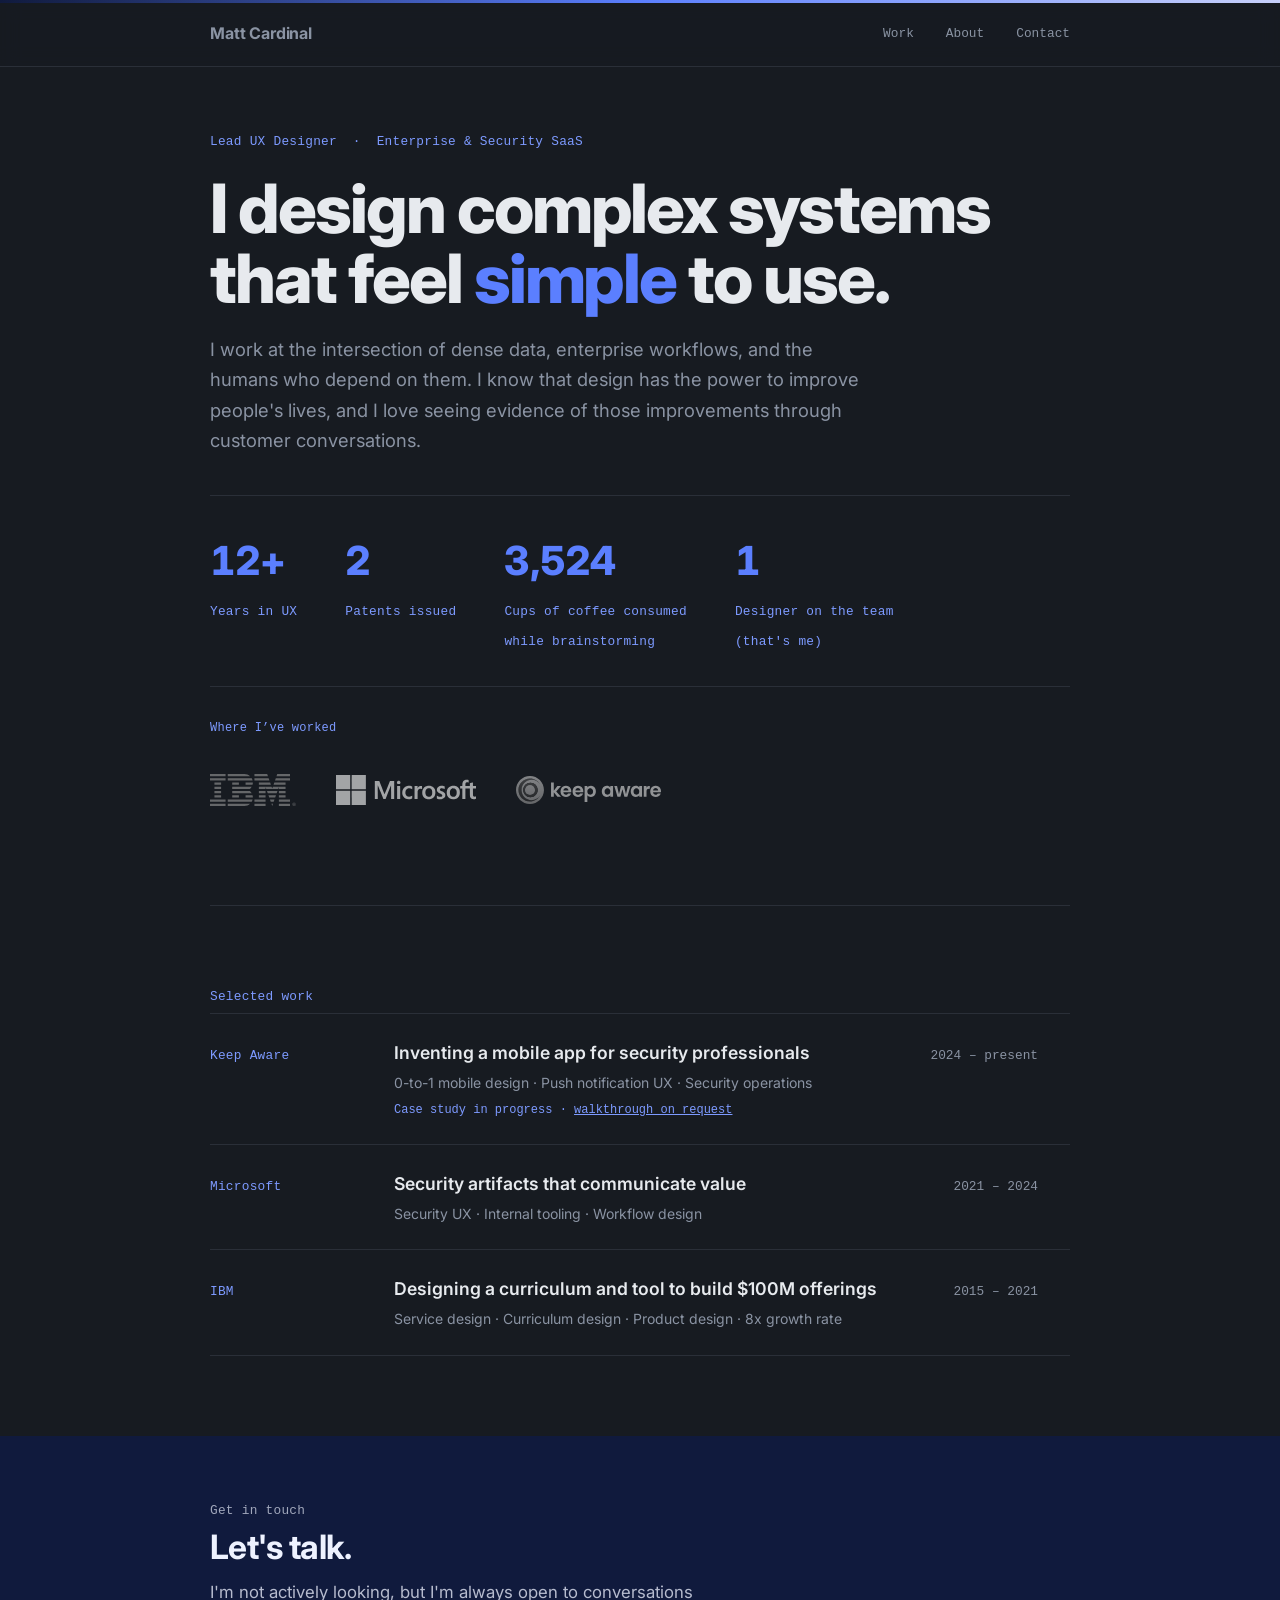
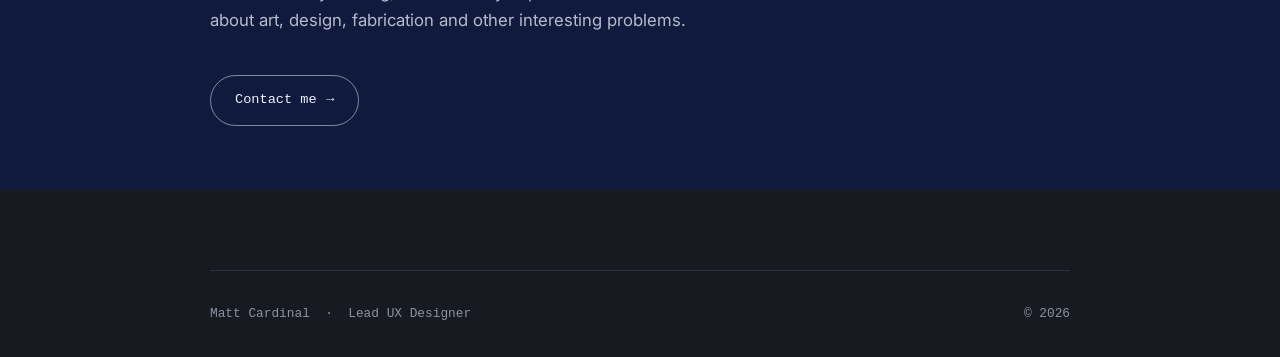
<file: index.html>
<!DOCTYPE html>
<html lang="en">
<head>
  <meta charset="UTF-8">
  <link rel="icon" type="image/png" href="favicon.png">
  <meta name="viewport" content="width=device-width, initial-scale=1.0">
  <title>Matt Cardinal | UX Designer</title>
  <link rel="preconnect" href="https://fonts.googleapis.com">
  <link rel="preconnect" href="https://fonts.gstatic.com" crossorigin>
  <link href="https://fonts.googleapis.com/css2?family=Inter:wght@400;500;600;700;800&display=swap" rel="stylesheet">
  <link rel="stylesheet" href="css/style.css">
  <!-- Google tag (gtag.js) -->
  <script async src="https://www.googletagmanager.com/gtag/js?id=G-L89PG570C6"></script>
  <script>
    window.dataLayer = window.dataLayer || [];
    function gtag(){dataLayer.push(arguments);}
    gtag('js', new Date());
    gtag('config', 'G-L89PG570C6');
  </script>
</head>
<body>

  <div id="nav-placeholder"></div>

  <div class="container">

    <section id="hero-section">
      <p class="hero-role">Lead UX Designer &nbsp;·&nbsp; Enterprise &amp; Security SaaS</p>
      <h1>I design complex systems<br>that feel <span class="accent">simple</span> to use.</h1>
      <p class="hero-tagline">
        I work at the intersection of dense data, enterprise workflows, and the humans
        who depend on them. I know that design has the power to improve people's lives, and I love seeing evidence of those improvements through customer conversations.
      </p>
      <div class="hero-stats">
        <div class="stat-item">
          <span class="stat-number">12+</span>
          <span class="stat-label">Years in UX</span>
        </div>
        <div class="stat-item">
          <span class="stat-number">2</span>
          <span class="stat-label">Patents issued</span>
        </div>
        <div class="stat-item">
          <span class="stat-number" data-live-interval="6000">3,524</span>
          <span class="stat-label">Cups of coffee consumed<br>while brainstorming</span>
        </div>
        <div class="stat-item">
          <span class="stat-number">1</span>
          <span class="stat-label">Designer on the team<br>(that's me)</span>
        </div>
      </div>

      <div class="hero-logos">
        <span class="logo-label">Where I&rsquo;ve worked</span>
        <div class="logo-row">
          <img src="IBM_logo.svg" alt="IBM" height="32" class="hero-logo">
          <img src="microsoft-logo.svg" alt="Microsoft" height="70" class="hero-logo">
          <img src="keepaware-logo.svg" alt="Keep Aware" height="28" class="hero-logo">
        </div>
      </div>
    </section>

    <section>
      <h4>Selected work</h4>
      <div class="work-index">

        <div class="work-index-item work-index-item--pending">
          <span class="work-index-company">Keep Aware</span>
          <span>
            <div class="work-index-title">Inventing a mobile app for security professionals</div>
            <div class="work-index-desc">0-to-1 mobile design · Push notification UX · Security operations</div>
            <div class="work-index-status">Case study in progress · <a href="contact.html">walkthrough on request</a></div>
          </span>
          <span class="work-index-year">2024 – present</span>
        </div>

        <a class="work-index-item" href="cs-microsoft.html">
          <span class="work-index-company">Microsoft</span>
          <span>
            <div class="work-index-title">Security artifacts that communicate value</div>
            <div class="work-index-desc">Security UX · Internal tooling · Workflow design</div>
          </span>
          <span class="work-index-year">2021 – 2024</span>
        </a>

        <a class="work-index-item" href="cs-ibm.html">
          <span class="work-index-company">IBM</span>
          <span>
            <div class="work-index-title">Designing a curriculum and tool to build $100M offerings</div>
            <div class="work-index-desc">Service design · Curriculum design · Product design · 8x growth rate</div>
          </span>
          <span class="work-index-year">2015 – 2021</span>
        </a>

      </div>
    </section>

  </div>

  <div class="color-block color-block--navy cta-block">
    <div class="color-block-inner">
      <h4>Get in touch</h4>
      <h2>Let's talk.</h2>
      <p>I'm not actively looking, but I'm always open to conversations about art, design, fabrication and other interesting problems.</p>
      <a href="contact.html" class="btn-pill btn-pill--light">Contact me</a>
    </div>
  </div>

  <div id="footer-placeholder"></div>
  <script src="includes/site.js"></script>
</body>
</html>
</file>
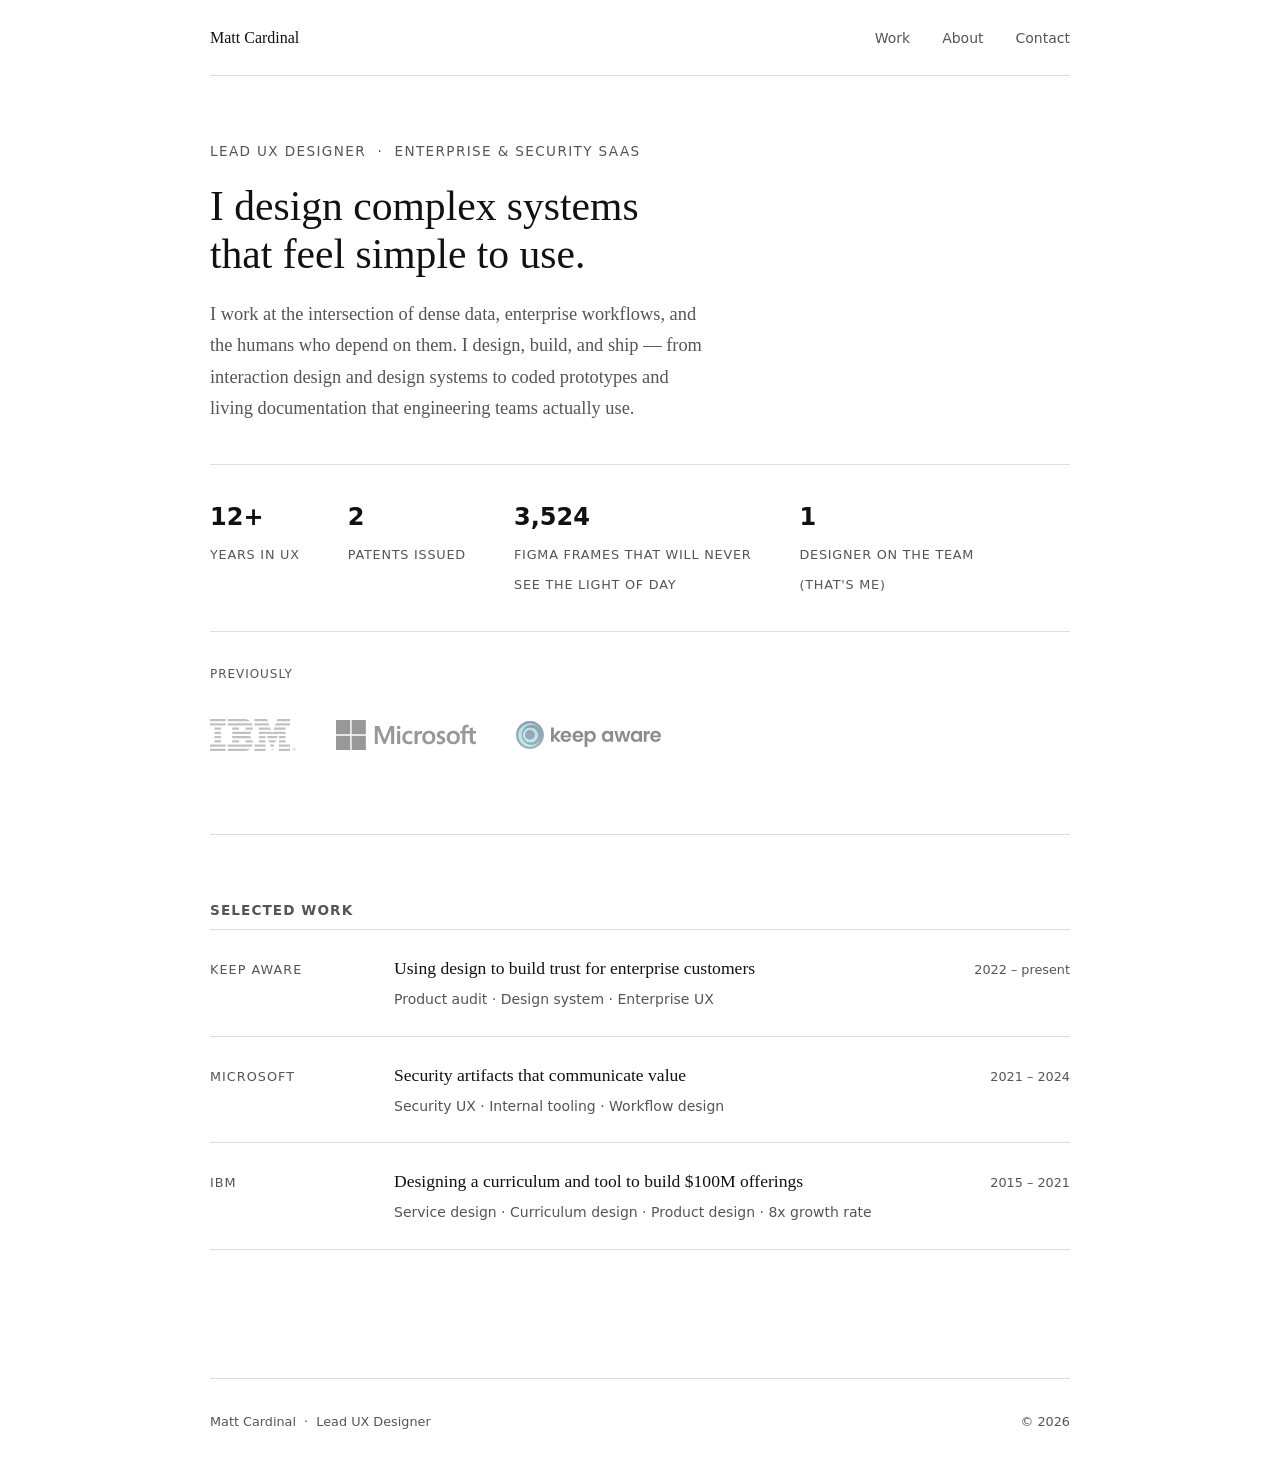
<file: portfolio/index.html>
<!DOCTYPE html>
<html lang="en">
<head>
  <meta charset="UTF-8">
  <meta name="viewport" content="width=device-width, initial-scale=1.0">
  <title>Matt Cardinal — UX Designer</title>
  <link rel="stylesheet" href="css/style.css">
</head>
<body>

  <div id="nav-placeholder"></div>

  <div class="container">

    <section id="hero-section">
      <p class="hero-role">Lead UX Designer &nbsp;·&nbsp; Enterprise &amp; Security SaaS</p>
      <h1>I design complex systems<br>that feel simple to use.</h1>
      <p class="hero-tagline">
        I work at the intersection of dense data, enterprise workflows, and the humans
        who depend on them. I design, build, and ship — from interaction design and
        design systems to coded prototypes and living documentation that engineering
        teams actually use.
      </p>
      <div class="hero-stats">
        <div class="stat-item">
          <span class="stat-number">12+</span>
          <span class="stat-label">Years in UX</span>
        </div>
        <div class="stat-item">
          <span class="stat-number">2</span>
          <span class="stat-label">Patents issued</span>
        </div>
        <div class="stat-item">
          <span class="stat-number">3,524</span>
          <span class="stat-label">Figma frames that will never<br>see the light of day</span>
        </div>
        <div class="stat-item">
          <span class="stat-number">1</span>
          <span class="stat-label">Designer on the team<br>(that's me)</span>
        </div>
      </div>

      <div class="hero-logos">
        <span class="logo-label">Previously</span>
        <div class="logo-row">
          <img src="IBM_logo.svg" alt="IBM" height="32" style="display:block; filter: grayscale(1); opacity: 0.4;">
          <img src="microsoft-logo.svg" alt="Microsoft" height="70" style="display:block; opacity: 0.4;">
          <img src="keepaware-logo.svg" alt="Keep Aware" height="28" style="display:block; opacity: 0.5;">
        </div>
      </div>
    </section>

    <section>
      <h4>Selected work</h4>
      <div class="work-index">

        <a class="work-index-item" href="cs-keep-aware.html">
          <span class="work-index-company">Keep Aware</span>
          <span>
            <div class="work-index-title">Using design to build trust for enterprise customers</div>
            <div class="work-index-desc">Product audit · Design system · Enterprise UX</div>
          </span>
          <span class="work-index-year">2022 – present</span>
        </a>

        <a class="work-index-item" href="cs-microsoft.html">
          <span class="work-index-company">Microsoft</span>
          <span>
            <div class="work-index-title">Security artifacts that communicate value</div>
            <div class="work-index-desc">Security UX · Internal tooling · Workflow design</div>
          </span>
          <span class="work-index-year">2021 – 2024</span>
        </a>

        <a class="work-index-item" href="cs-ibm.html">
          <span class="work-index-company">IBM</span>
          <span>
            <div class="work-index-title">Designing a curriculum and tool to build $100M offerings</div>
            <div class="work-index-desc">Service design · Curriculum design · Product design · 8x growth rate</div>
          </span>
          <span class="work-index-year">2015 – 2021</span>
        </a>

      </div>
    </section>

  </div>

  <div id="footer-placeholder"></div>
  <script src="includes/site.js"></script>
</body>
</html>
</file>
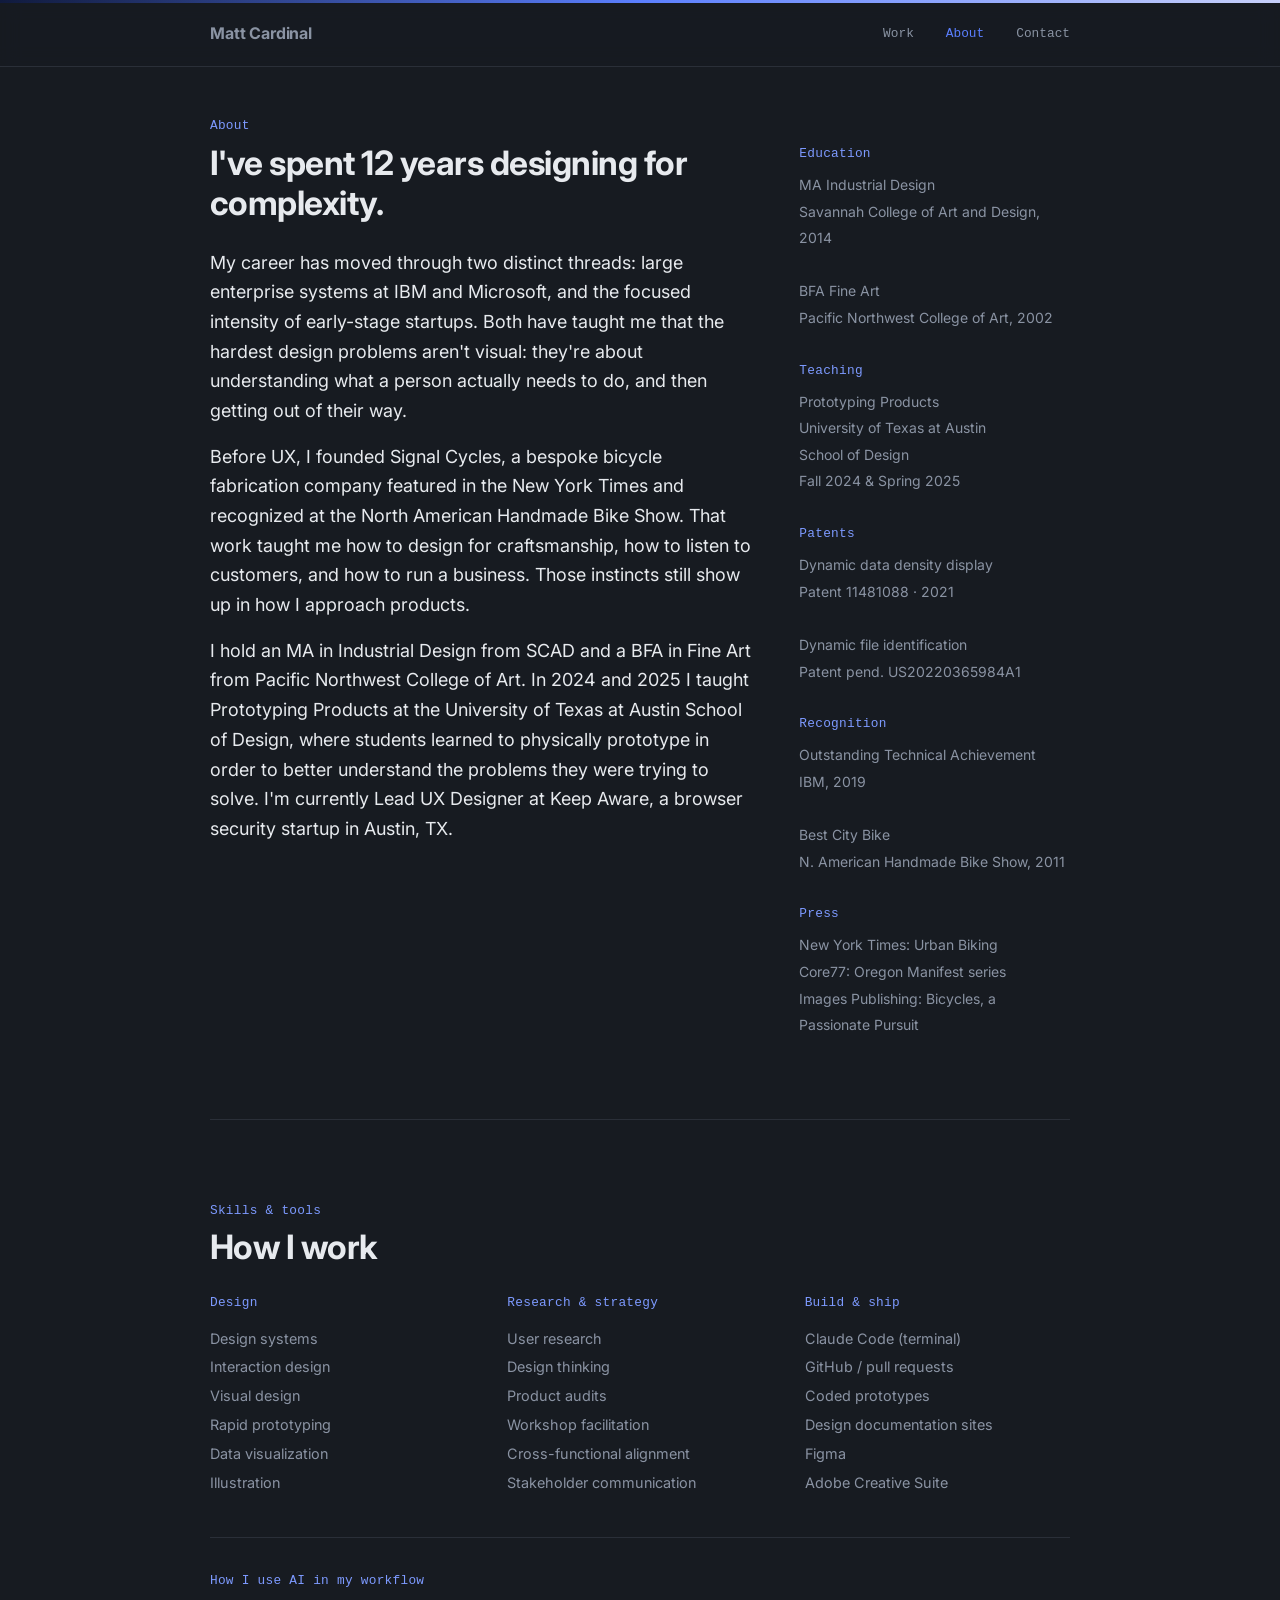
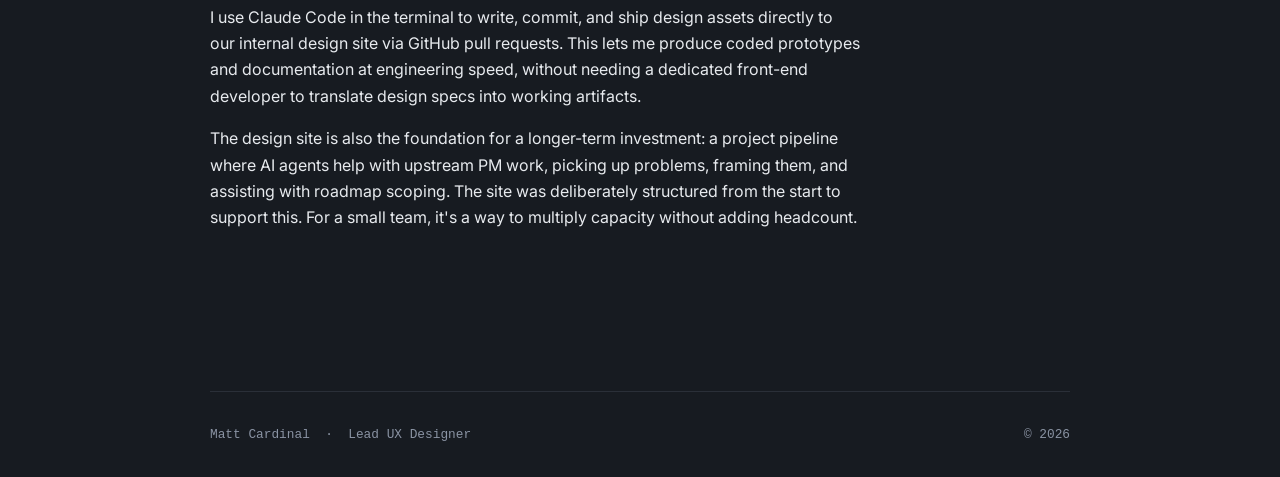
<file: about.html>
<!DOCTYPE html>
<html lang="en">
<head>
  <meta charset="UTF-8">
  <link rel="icon" type="image/png" href="favicon.png">
  <meta name="viewport" content="width=device-width, initial-scale=1.0">
  <title>About | Matt Cardinal</title>
  <link rel="preconnect" href="https://fonts.googleapis.com">
  <link rel="preconnect" href="https://fonts.gstatic.com" crossorigin>
  <link href="https://fonts.googleapis.com/css2?family=Inter:wght@400;500;600;700;800&display=swap" rel="stylesheet">
  <link rel="stylesheet" href="css/style.css">
  <!-- Google tag (gtag.js) -->
  <script async src="https://www.googletagmanager.com/gtag/js?id=G-L89PG570C6"></script>
  <script>
    window.dataLayer = window.dataLayer || [];
    function gtag(){dataLayer.push(arguments);}
    gtag('js', new Date());
    gtag('config', 'G-L89PG570C6');
  </script>
</head>
<body>

  <div id="nav-placeholder"></div>

  <div class="container">

    <section style="border-top: none; padding-top: 3rem;">
      <h4>About</h4>
      <div class="about-grid">

        <div class="about-bio">
          <h2>I've spent 12 years designing for complexity.</h2>
          <p>
            My career has moved through two distinct threads: large enterprise systems
            at IBM and Microsoft, and the focused intensity of early-stage startups.
            Both have taught me that the hardest design problems aren't visual:
            they're about understanding what a person actually needs to do, and then
            getting out of their way.
          </p>
          <p>
            Before UX, I founded Signal Cycles, a bespoke bicycle fabrication company
            featured in the New York Times and recognized at the North American Handmade
            Bike Show. That work taught me how to design for craftsmanship, how to listen
            to customers, and how to run a business. Those instincts still show up in
            how I approach products.
          </p>
          <p>
            I hold an MA in Industrial Design from SCAD and a BFA in Fine Art from
            Pacific Northwest College of Art. In 2024 and 2025 I taught Prototyping Products
            at the University of Texas at Austin School of Design, where students learned
            to physically prototype in order to better understand the problems they were
            trying to solve. I'm currently Lead UX Designer at Keep Aware,
            a browser security startup in Austin, TX.
          </p>
        </div>

        <div class="about-detail">
          <h4>Education</h4>
          <ul>
            <li>MA Industrial Design</li>
            <li>Savannah College of Art and Design, 2014</li>
            <li>&nbsp;</li>
            <li>BFA Fine Art</li>
            <li>Pacific Northwest College of Art, 2002</li>
          </ul>

          <h4>Teaching</h4>
          <ul>
            <li>Prototyping Products</li>
            <li>University of Texas at Austin</li>
            <li>School of Design</li>
            <li>Fall 2024 &amp; Spring 2025</li>
          </ul>

          <h4>Patents</h4>
          <ul>
            <li>Dynamic data density display</li>
            <li>Patent 11481088 · 2021</li>
            <li>&nbsp;</li>
            <li>Dynamic file identification</li>
            <li>Patent pend. US20220365984A1</li>
          </ul>

          <h4>Recognition</h4>
          <ul>
            <li>Outstanding Technical Achievement</li>
            <li>IBM, 2019</li>
            <li>&nbsp;</li>
            <li>Best City Bike</li>
            <li>N. American Handmade Bike Show, 2011</li>
          </ul>

          <h4>Press</h4>
          <ul>
            <li>New York Times: Urban Biking</li>
            <li>Core77: Oregon Manifest series</li>
            <li>Images Publishing: Bicycles, a Passionate Pursuit</li>
          </ul>
        </div>

      </div>
    </section>

    <section>
      <h4>Skills &amp; tools</h4>
      <h2>How I work</h2>
      <div class="skills-grid">
        <div class="skill-group">
          <h4>Design</h4>
          <ul>
            <li>Design systems</li>
            <li>Interaction design</li>
            <li>Visual design</li>
            <li>Rapid prototyping</li>
            <li>Data visualization</li>
            <li>Illustration</li>
          </ul>
        </div>
        <div class="skill-group">
          <h4>Research &amp; strategy</h4>
          <ul>
            <li>User research</li>
            <li>Design thinking</li>
            <li>Product audits</li>
            <li>Workshop facilitation</li>
            <li>Cross-functional alignment</li>
            <li>Stakeholder communication</li>
          </ul>
        </div>
        <div class="skill-group">
          <h4>Build &amp; ship</h4>
          <ul>
            <li>Claude Code (terminal)</li>
            <li>GitHub / pull requests</li>
            <li>Coded prototypes</li>
            <li>Design documentation sites</li>
            <li>Figma</li>
            <li>Adobe Creative Suite</li>
          </ul>
        </div>
      </div>

      <div style="margin-top: 2.5rem; padding-top: 2rem; border-top: 1px solid var(--color-rule);">
        <h4>How I use AI in my workflow</h4>
        <p style="font-size: 1rem; margin-top: 0.75rem;">
          I use Claude Code in the terminal to write, commit, and ship design assets directly
          to our internal design site via GitHub pull requests. This lets me produce coded
          prototypes and documentation at engineering speed, without needing a dedicated
          front-end developer to translate design specs into working artifacts.
        </p>
        <p style="font-size: 1rem;">
          The design site is also the foundation for a longer-term investment: a project
          pipeline where AI agents help with upstream PM work, picking up problems, framing
          them, and assisting with roadmap scoping. The site was deliberately structured
          from the start to support this. For a small team, it's a way to multiply capacity
          without adding headcount.
        </p>
      </div>
    </section>

  </div>

  <div id="footer-placeholder"></div>
  <script src="includes/site.js"></script>
</body>
</html>
</file>
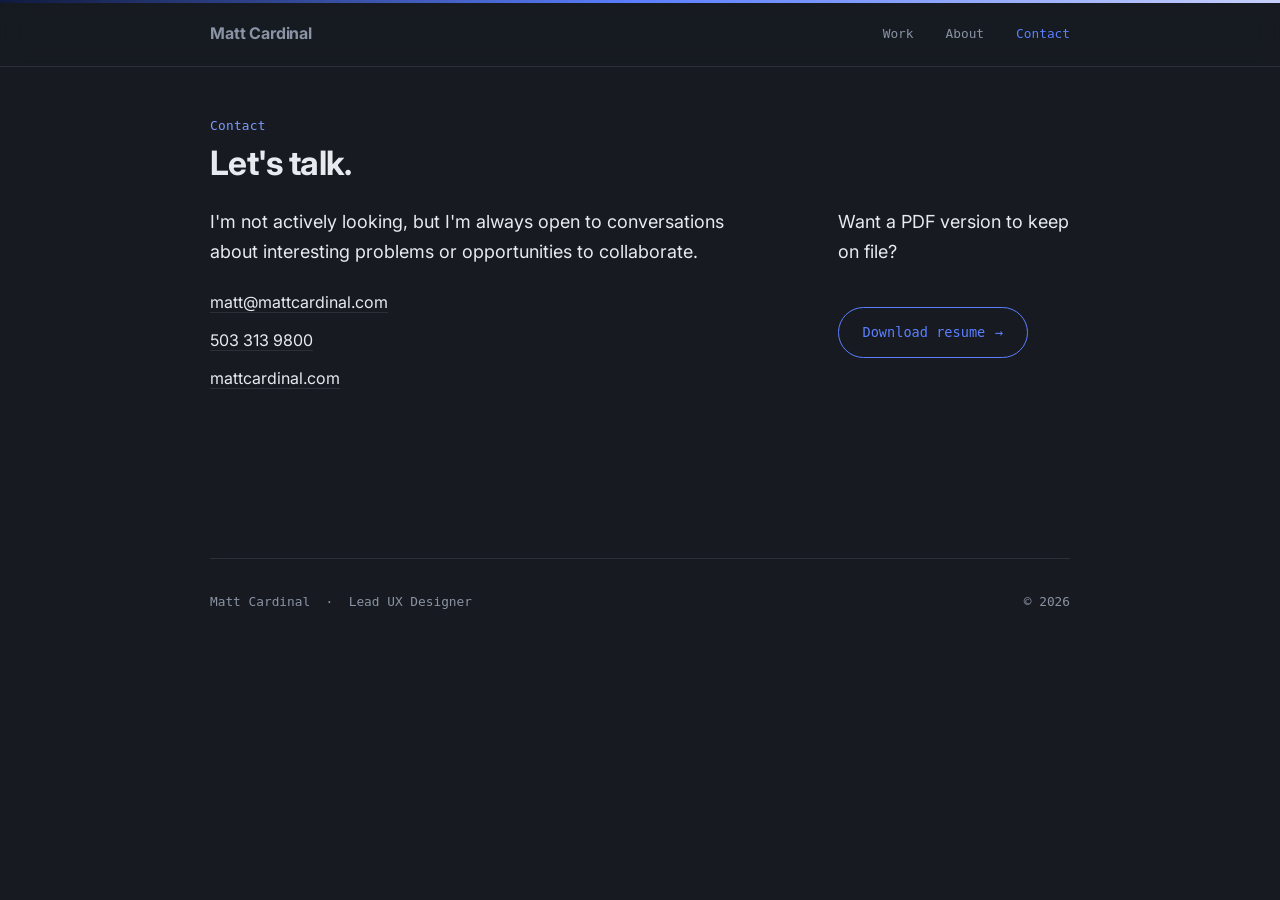
<file: contact.html>
<!DOCTYPE html>
<html lang="en">
<head>
  <meta charset="UTF-8">
  <link rel="icon" type="image/png" href="favicon.png">
  <meta name="viewport" content="width=device-width, initial-scale=1.0">
  <title>Contact | Matt Cardinal</title>
  <link rel="preconnect" href="https://fonts.googleapis.com">
  <link rel="preconnect" href="https://fonts.gstatic.com" crossorigin>
  <link href="https://fonts.googleapis.com/css2?family=Inter:wght@400;500;600;700;800&display=swap" rel="stylesheet">
  <link rel="stylesheet" href="css/style.css">
  <!-- Google tag (gtag.js) -->
  <script async src="https://www.googletagmanager.com/gtag/js?id=G-L89PG570C6"></script>
  <script>
    window.dataLayer = window.dataLayer || [];
    function gtag(){dataLayer.push(arguments);}
    gtag('js', new Date());
    gtag('config', 'G-L89PG570C6');
  </script>
</head>
<body>

  <div id="nav-placeholder"></div>

  <div class="container">

    <section style="border-top: none; padding-top: 3rem;">
      <h4>Contact</h4>
      <h2>Let's talk.</h2>
      <div class="contact-body">
        <div>
          <p>
            I'm not actively looking, but I'm always open to conversations about
            interesting problems or opportunities to collaborate.
          </p>
          <ul class="contact-links">
            <li><a href="mailto:matt@mattcardinal.com">matt@mattcardinal.com</a></li>
            <li><a href="tel:5033139800">503 313 9800</a></li>
            <li><a href="http://www.mattcardinal.com" target="_blank">mattcardinal.com</a></li>
          </ul>
        </div>
        <div>
          <p>Want a PDF version to keep on file?</p>
          <a href="Matt-Cardinal-Resume.pdf" class="btn-pill btn-pill--accent" download>Download resume</a>
        </div>
      </div>
    </section>

  </div>

  <div id="footer-placeholder"></div>
  <script src="includes/site.js"></script>
</body>
</html>
</file>
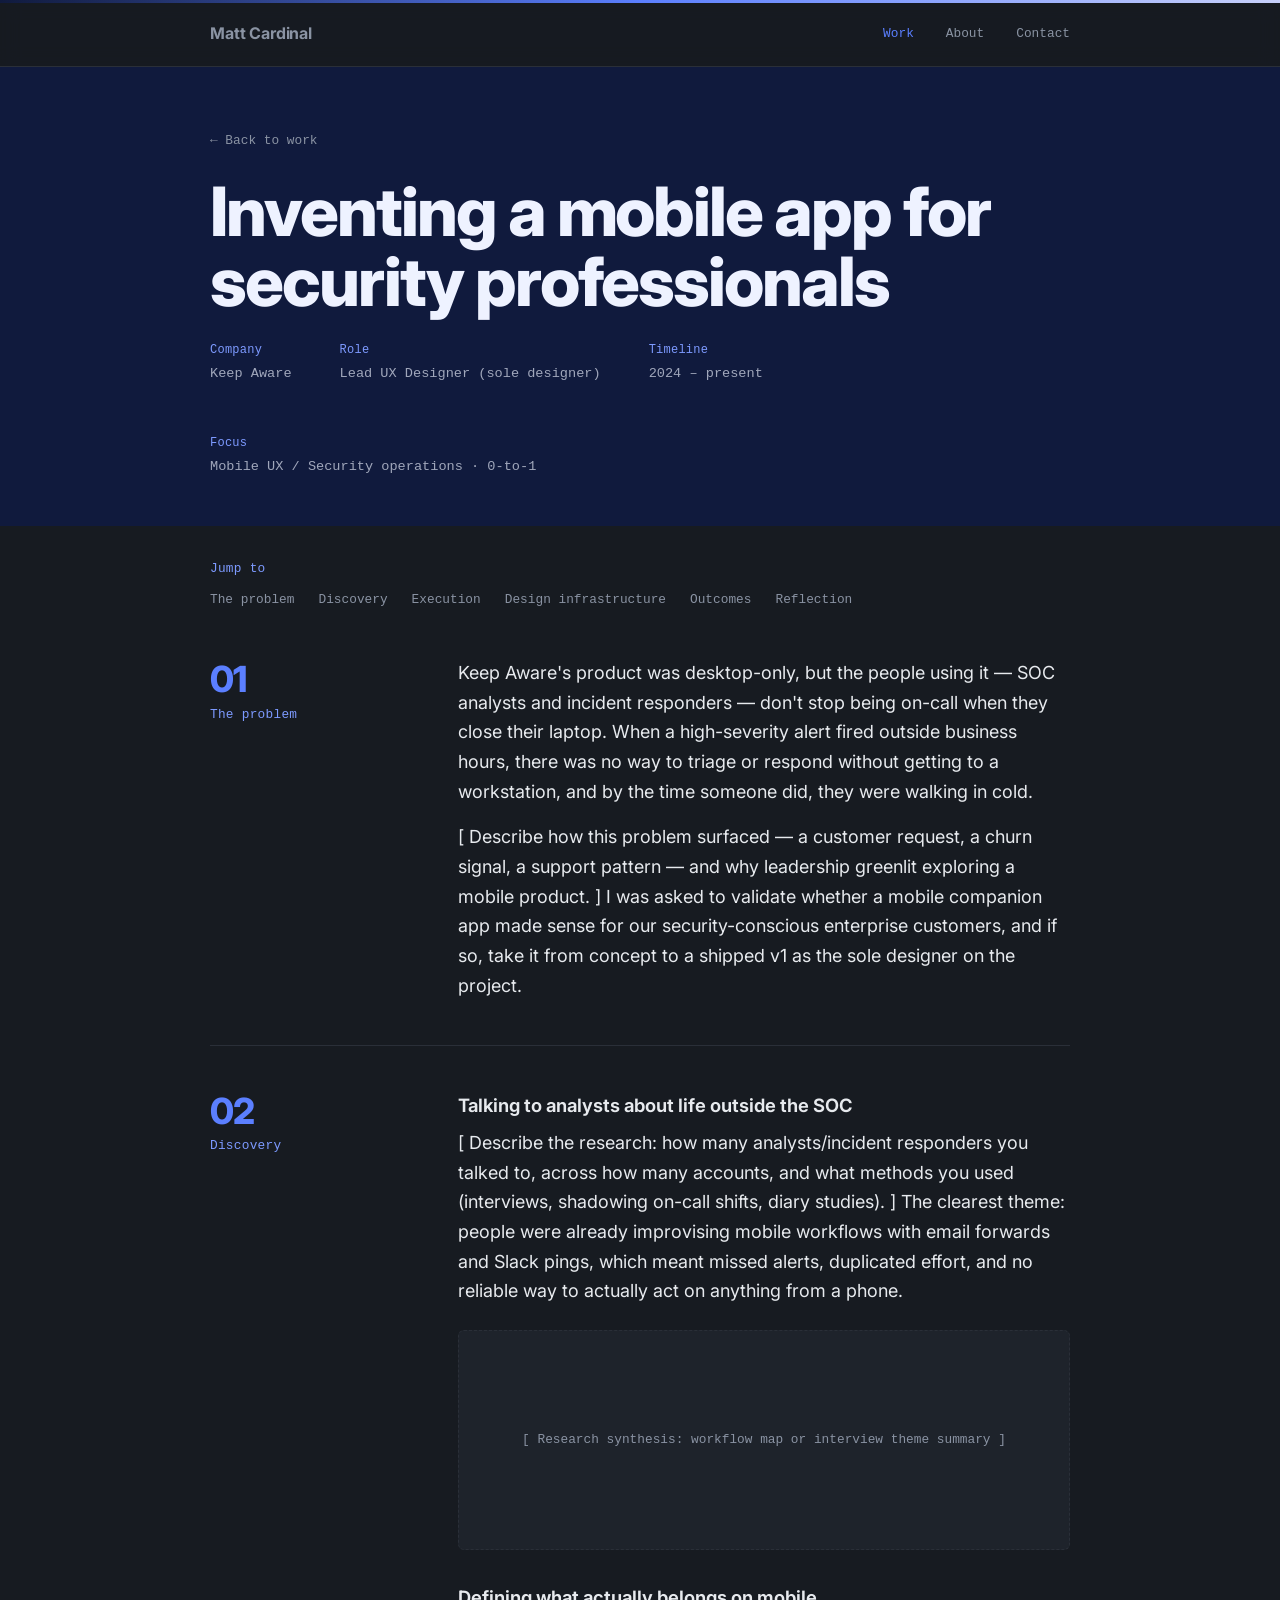
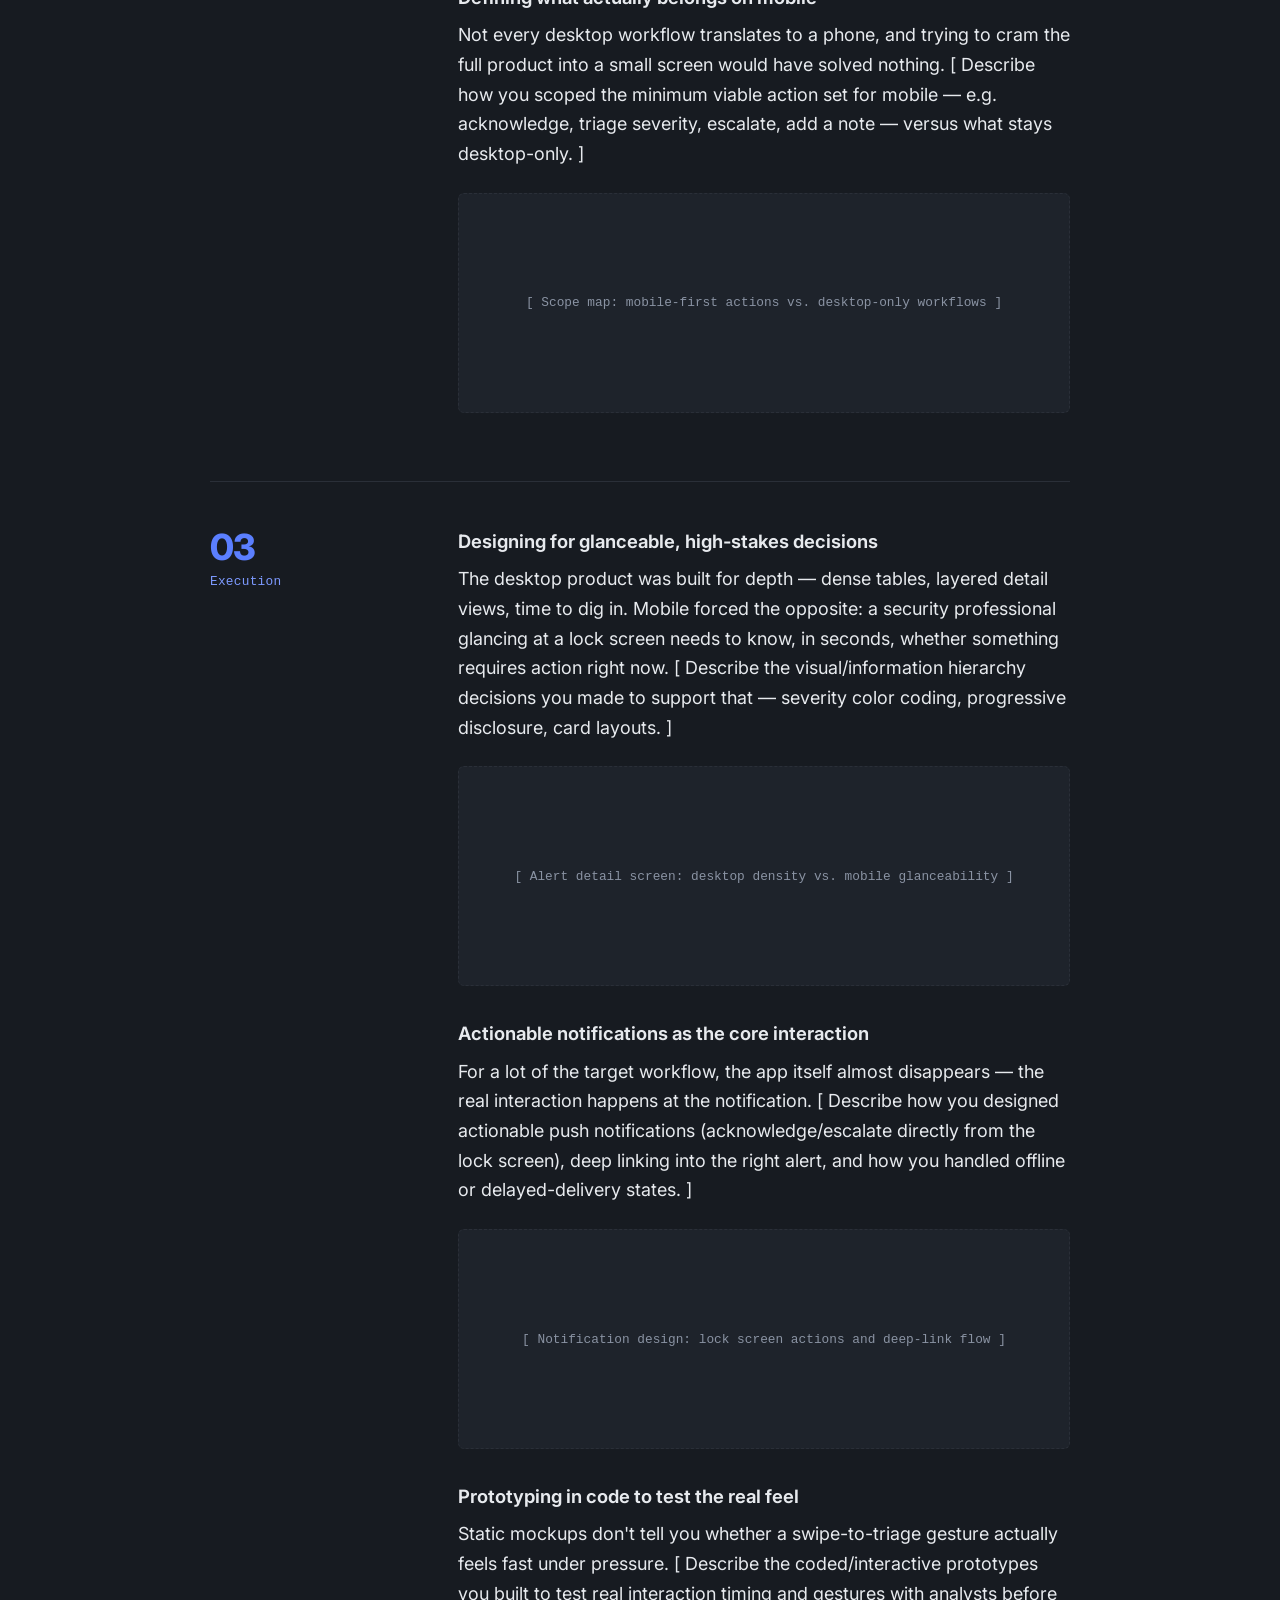
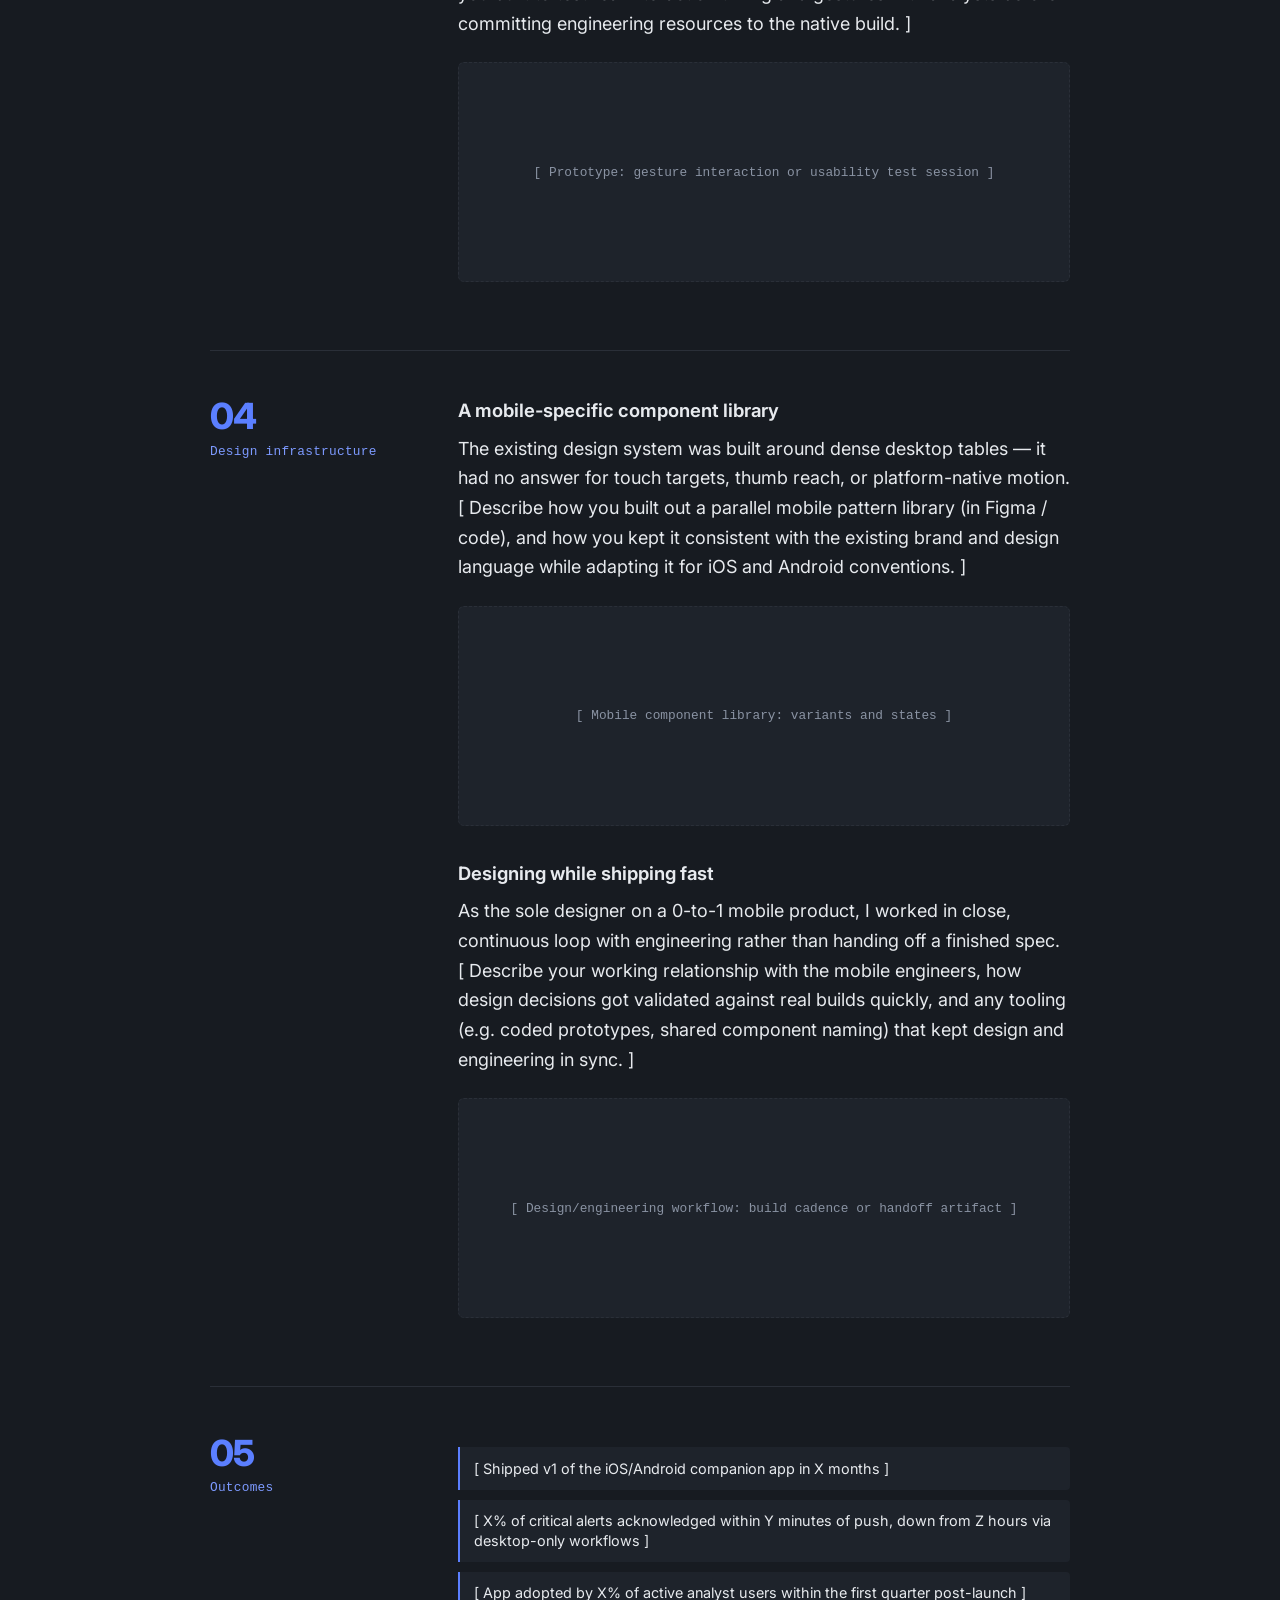
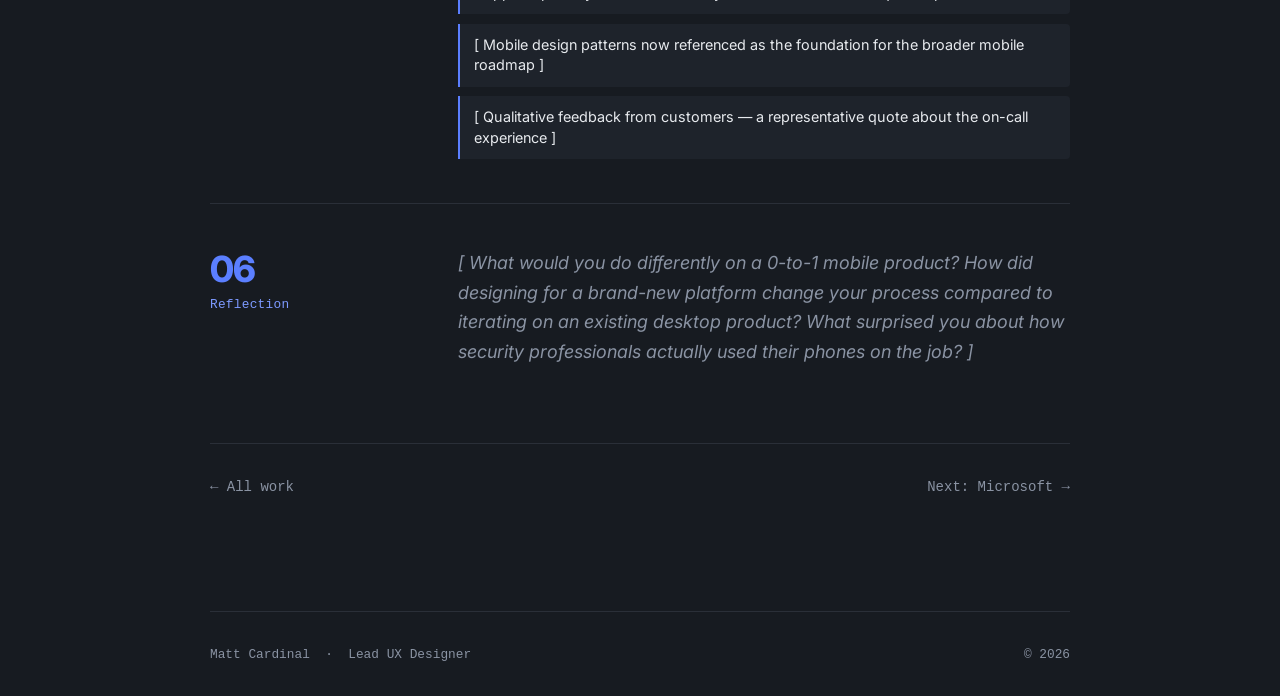
<file: cs-current-company.html>
<!DOCTYPE html>
<html lang="en">
<head>
  <meta charset="UTF-8">
  <link rel="icon" type="image/png" href="favicon.png">
  <meta name="robots" content="noindex">
  <meta name="viewport" content="width=device-width, initial-scale=1.0">
  <title>Mobile app for security professionals | Matt Cardinal</title>
  <link rel="preconnect" href="https://fonts.googleapis.com">
  <link rel="preconnect" href="https://fonts.gstatic.com" crossorigin>
  <link href="https://fonts.googleapis.com/css2?family=Inter:wght@400;500;600;700;800&display=swap" rel="stylesheet">
  <link rel="stylesheet" href="css/style.css">
  <!-- Google tag (gtag.js) -->
  <script async src="https://www.googletagmanager.com/gtag/js?id=G-L89PG570C6"></script>
  <script>
    window.dataLayer = window.dataLayer || [];
    function gtag(){dataLayer.push(arguments);}
    gtag('js', new Date());
    gtag('config', 'G-L89PG570C6');
  </script>
</head>
<body>

  <div id="nav-placeholder"></div>

  <div class="container">

    <div class="cs-header color-block color-block--navy">
      <div class="color-block-inner">
        <a class="back" href="work.html">← Back to work</a>
        <h1>Inventing a mobile app for security professionals</h1>
        <div class="cs-meta-row">
          <span><strong>Company</strong>Keep Aware</span>
          <span><strong>Role</strong>Lead UX Designer (sole designer)</span>
          <span><strong>Timeline</strong>2024 – present</span>
          <span><strong>Focus</strong>Mobile UX / Security operations · 0-to-1</span>
        </div>
      </div>
    </div>

    <div class="cs-body">

      <section>
        <div class="cs-section-grid">
          <div class="cs-section-label"><h4>The problem</h4></div>
          <div>
            <p>
              Keep Aware's product was desktop-only, but the people using it —
              SOC analysts and incident responders — don't stop being on-call when they
              close their laptop. When a high-severity alert fired outside business hours,
              there was no way to triage or respond without getting to a workstation, and
              by the time someone did, they were walking in cold.
            </p>
            <p>
              [ Describe how this problem surfaced — a customer request, a churn signal,
              a support pattern — and why leadership greenlit exploring a mobile product. ]
              I was asked to validate whether a mobile companion app made sense for our
              security-conscious enterprise customers, and if so, take it from concept to a
              shipped v1 as the sole designer on the project.
            </p>
          </div>
        </div>
      </section>

      <section>
        <div class="cs-section-grid">
          <div class="cs-section-label"><h4>Discovery</h4></div>
          <div>
            <h3>Talking to analysts about life outside the SOC</h3>
            <p>
              [ Describe the research: how many analysts/incident responders you talked to,
              across how many accounts, and what methods you used (interviews, shadowing
              on-call shifts, diary studies). ] The clearest theme: people were already
              improvising mobile workflows with email forwards and Slack pings, which meant
              missed alerts, duplicated effort, and no reliable way to actually act on
              anything from a phone.
            </p>
            <div class="img-placeholder" style="height: 220px;">
              [ Research synthesis: workflow map or interview theme summary ]
            </div>

            <h3 style="margin-top: 2rem;">Defining what actually belongs on mobile</h3>
            <p>
              Not every desktop workflow translates to a phone, and trying to cram the full
              product into a small screen would have solved nothing. [ Describe how you
              scoped the minimum viable action set for mobile — e.g. acknowledge, triage
              severity, escalate, add a note — versus what stays desktop-only. ]
            </p>
            <div class="img-placeholder" style="height: 220px;">
              [ Scope map: mobile-first actions vs. desktop-only workflows ]
            </div>
          </div>
        </div>
      </section>

      <section>
        <div class="cs-section-grid">
          <div class="cs-section-label"><h4>Execution</h4></div>
          <div>
            <h3>Designing for glanceable, high-stakes decisions</h3>
            <p>
              The desktop product was built for depth — dense tables, layered detail views,
              time to dig in. Mobile forced the opposite: a security professional glancing
              at a lock screen needs to know, in seconds, whether something requires action
              right now. [ Describe the visual/information hierarchy decisions you made to
              support that — severity color coding, progressive disclosure, card layouts. ]
            </p>
            <div class="img-placeholder" style="height: 220px;">
              [ Alert detail screen: desktop density vs. mobile glanceability ]
            </div>

            <h3 style="margin-top: 2rem;">Actionable notifications as the core interaction</h3>
            <p>
              For a lot of the target workflow, the app itself almost disappears — the real
              interaction happens at the notification. [ Describe how you designed
              actionable push notifications (acknowledge/escalate directly from the lock
              screen), deep linking into the right alert, and how you handled offline or
              delayed-delivery states. ]
            </p>
            <div class="img-placeholder" style="height: 220px;">
              [ Notification design: lock screen actions and deep-link flow ]
            </div>

            <h3 style="margin-top: 2rem;">Prototyping in code to test the real feel</h3>
            <p>
              Static mockups don't tell you whether a swipe-to-triage gesture actually feels
              fast under pressure. [ Describe the coded/interactive prototypes you built to
              test real interaction timing and gestures with analysts before committing
              engineering resources to the native build. ]
            </p>
            <div class="img-placeholder" style="height: 220px;">
              [ Prototype: gesture interaction or usability test session ]
            </div>
          </div>
        </div>
      </section>

      <section>
        <div class="cs-section-grid">
          <div class="cs-section-label"><h4>Design infrastructure</h4></div>
          <div>
            <h3>A mobile-specific component library</h3>
            <p>
              The existing design system was built around dense desktop tables — it had no
              answer for touch targets, thumb reach, or platform-native motion. [ Describe
              how you built out a parallel mobile pattern library (in Figma / code), and how
              you kept it consistent with the existing brand and design language while
              adapting it for iOS and Android conventions. ]
            </p>
            <div class="img-placeholder" style="height: 220px;">
              [ Mobile component library: variants and states ]
            </div>

            <h3 style="margin-top: 2rem;">Designing while shipping fast</h3>
            <p>
              As the sole designer on a 0-to-1 mobile product, I worked in close, continuous
              loop with engineering rather than handing off a finished spec. [ Describe your
              working relationship with the mobile engineers, how design decisions got
              validated against real builds quickly, and any tooling (e.g. coded prototypes,
              shared component naming) that kept design and engineering in sync. ]
            </p>
            <div class="img-placeholder" style="height: 220px;">
              [ Design/engineering workflow: build cadence or handoff artifact ]
            </div>
          </div>
        </div>
      </section>

      <section>
        <div class="cs-section-grid">
          <div class="cs-section-label"><h4>Outcomes</h4></div>
          <div>
            <ul class="outcome-list">
              <li>[ Shipped v1 of the iOS/Android companion app in X months ]</li>
              <li>[ X% of critical alerts acknowledged within Y minutes of push, down from Z hours via desktop-only workflows ]</li>
              <li>[ App adopted by X% of active analyst users within the first quarter post-launch ]</li>
              <li>[ Mobile design patterns now referenced as the foundation for the broader mobile roadmap ]</li>
              <li>[ Qualitative feedback from customers — a representative quote about the on-call experience ]</li>
            </ul>
          </div>
        </div>
      </section>

      <section>
        <div class="cs-section-grid">
          <div class="cs-section-label"><h4>Reflection</h4></div>
          <div>
            <p style="color: var(--color-muted); font-style: italic;">
              [ What would you do differently on a 0-to-1 mobile product? How did designing
              for a brand-new platform change your process compared to iterating on an
              existing desktop product? What surprised you about how security professionals
              actually used their phones on the job? ]
            </p>
          </div>
        </div>
      </section>

    </div>

    <div class="prev-next">
      <a href="work.html">← All work</a>
      <a href="cs-microsoft.html">Next: Microsoft →</a>
    </div>

  </div>

  <div id="footer-placeholder"></div>
  <script src="includes/site.js"></script>
</body>
</html>
</file>
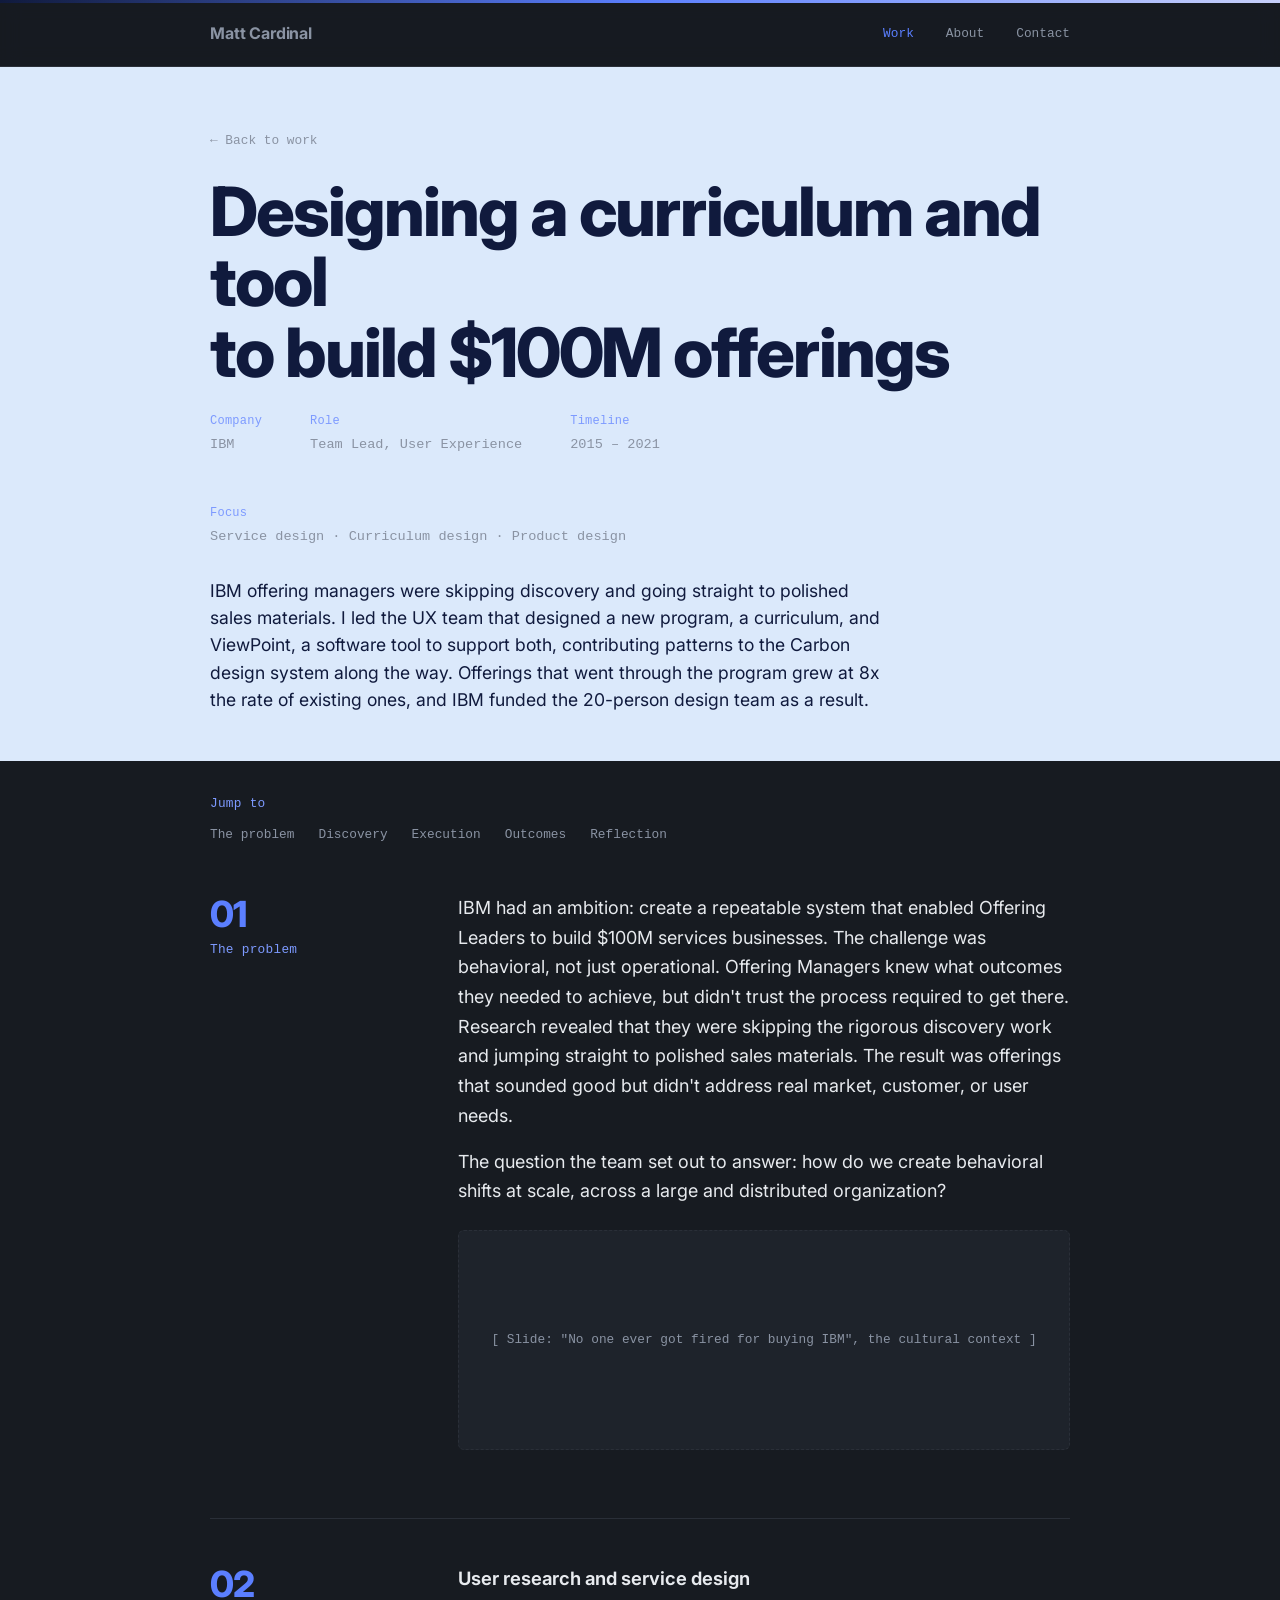
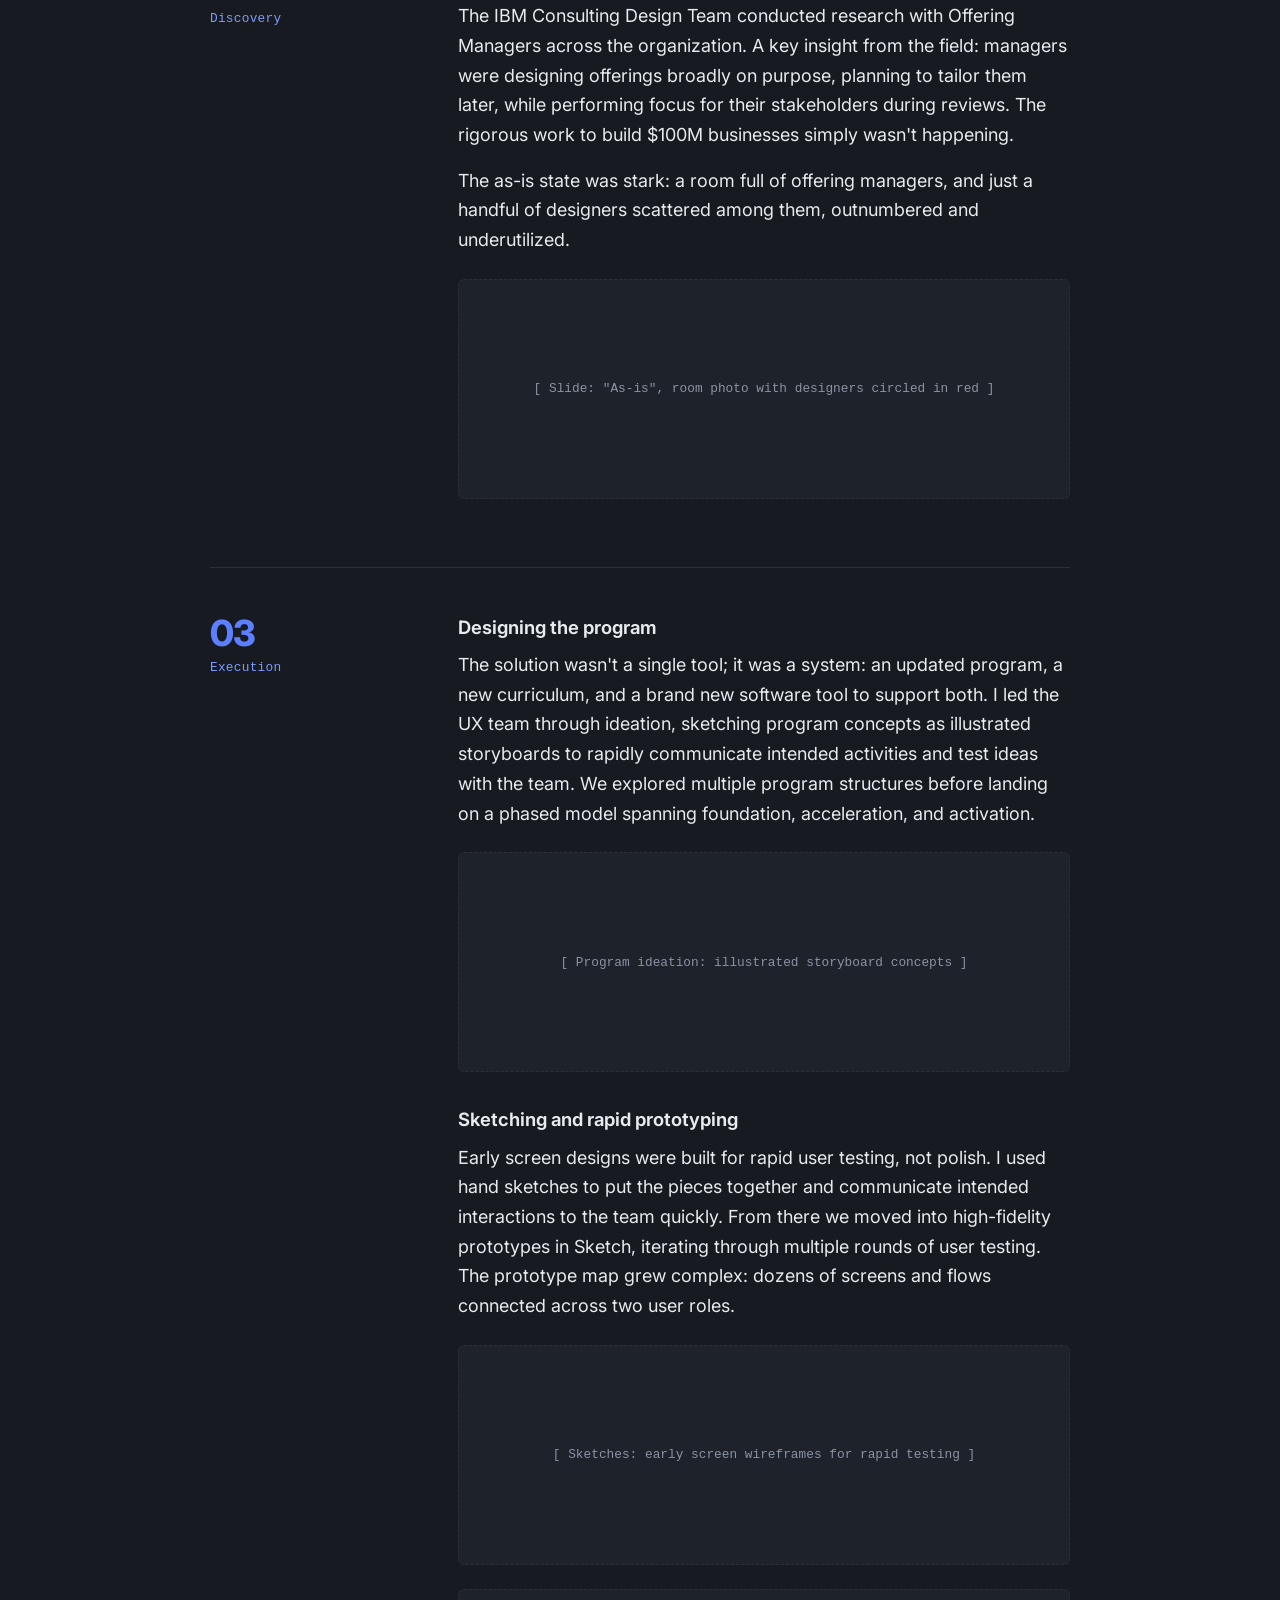
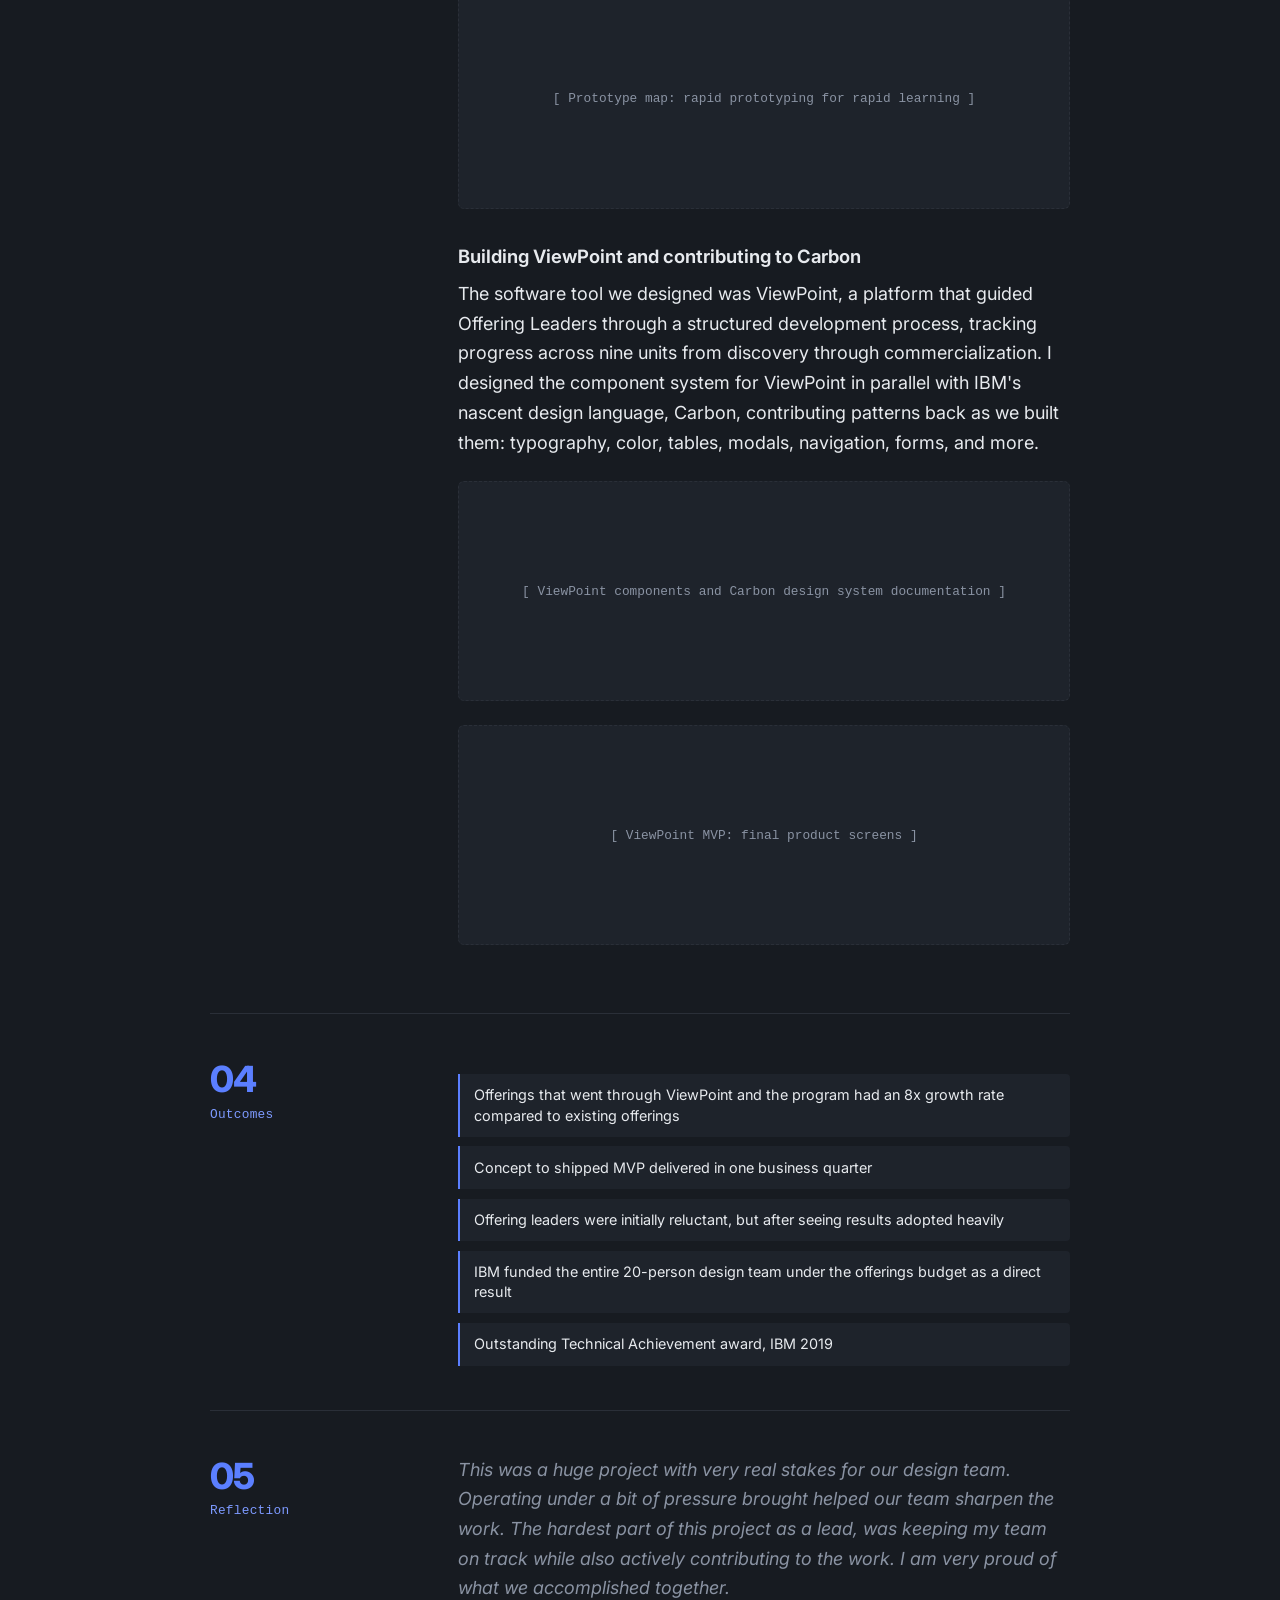
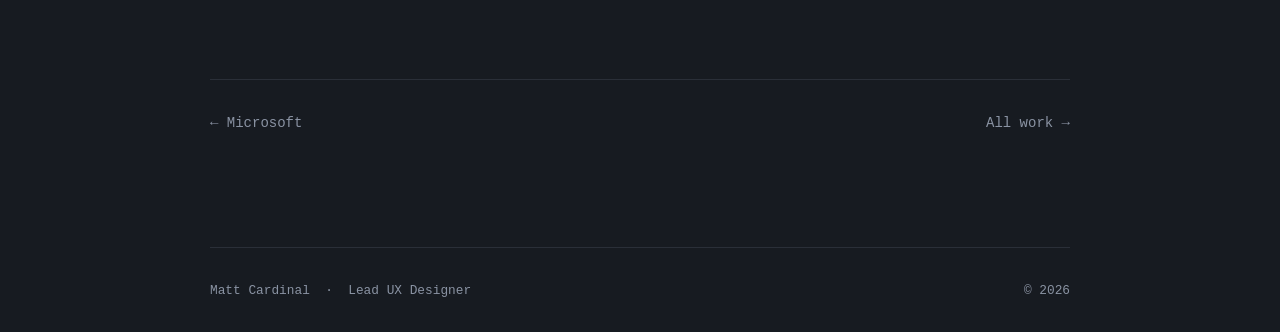
<file: cs-ibm.html>
<!DOCTYPE html>
<html lang="en">
<head>
  <meta charset="UTF-8">
  <link rel="icon" type="image/png" href="favicon.png">
  <meta name="viewport" content="width=device-width, initial-scale=1.0">
  <title>IBM ViewPoint | Matt Cardinal</title>
  <link rel="preconnect" href="https://fonts.googleapis.com">
  <link rel="preconnect" href="https://fonts.gstatic.com" crossorigin>
  <link href="https://fonts.googleapis.com/css2?family=Inter:wght@400;500;600;700;800&display=swap" rel="stylesheet">
  <link rel="stylesheet" href="css/style.css">
  <!-- Google tag (gtag.js) -->
  <script async src="https://www.googletagmanager.com/gtag/js?id=G-L89PG570C6"></script>
  <script>
    window.dataLayer = window.dataLayer || [];
    function gtag(){dataLayer.push(arguments);}
    gtag('js', new Date());
    gtag('config', 'G-L89PG570C6');
  </script>
</head>
<body>

  <div id="nav-placeholder"></div>

  <div class="container">

    <div class="cs-header color-block color-block--ice">
      <div class="color-block-inner">
        <a class="back" href="work.html">← Back to work</a>
        <h1>Designing a curriculum and tool<br>to build $100M offerings</h1>
        <div class="cs-meta-row">
          <span><strong>Company</strong>IBM</span>
          <span><strong>Role</strong>Team Lead, User Experience</span>
          <span><strong>Timeline</strong>2015 – 2021</span>
          <span><strong>Focus</strong>Service design · Curriculum design · Product design</span>
          <!-- TODO: add team makeup, e.g. <span><strong>Team</strong>1 PM · 1 EM · 6 engineers</span> -->
        </div>
        <p class="cs-tldr">IBM offering managers were skipping discovery and going straight to polished sales materials. I led the UX team that designed a new program, a curriculum, and ViewPoint, a software tool to support both, contributing patterns to the Carbon design system along the way. Offerings that went through the program grew at 8x the rate of existing ones, and IBM funded the 20-person design team as a result.</p>
      </div>
    </div>

    <div class="cs-body">

      <section>
        <div class="cs-section-grid">
          <div class="cs-section-label"><h4>The problem</h4></div>
          <div>
            <p>
              IBM had an ambition: create a repeatable system that enabled Offering Leaders
              to build $100M services businesses. The challenge was behavioral, not just
              operational. Offering Managers knew what outcomes they needed to achieve, but
              didn't trust the process required to get there. Research revealed that they
              were skipping the rigorous discovery work and jumping straight to polished
              sales materials. The result was offerings that sounded good but didn't address
              real market, customer, or user needs.
            </p>
            <p>
              The question the team set out to answer: how do we create behavioral shifts at
              scale, across a large and distributed organization?
            </p>
            <div class="img-placeholder" style="height: 220px;">
              [ Slide: "No one ever got fired for buying IBM", the cultural context ]
            </div>
          </div>
        </div>
      </section>

      <section>
        <div class="cs-section-grid">
          <div class="cs-section-label"><h4>Discovery</h4></div>
          <div>
            <h3>User research and service design</h3>
            <p>
              The IBM Consulting Design Team conducted research with Offering Managers across
              the organization. A key insight from the field: managers were designing offerings
              broadly on purpose, planning to tailor them later, while performing focus for
              their stakeholders during reviews. The rigorous work to build $100M businesses
              simply wasn't happening.
            </p>
            <p>
              The as-is state was stark: a room full of offering managers, and just a handful
              of designers scattered among them, outnumbered and underutilized.
            </p>
            <div class="img-placeholder" style="height: 220px;">
              [ Slide: "As-is", room photo with designers circled in red ]
            </div>
          </div>
        </div>
      </section>

      <section>
        <div class="cs-section-grid">
          <div class="cs-section-label"><h4>Execution</h4></div>
          <div>
            <h3>Designing the program</h3>
            <p>
              The solution wasn't a single tool; it was a system: an updated program, a new
              curriculum, and a brand new software tool to support both. I led the UX team
              through ideation, sketching program concepts as illustrated storyboards to
              rapidly communicate intended activities and test ideas with the team. We
              explored multiple program structures before landing on a phased model spanning
              foundation, acceleration, and activation.
            </p>
            <div class="img-placeholder" style="height: 220px;">
              [ Program ideation: illustrated storyboard concepts ]
            </div>

            <h3 style="margin-top: 2rem;">Sketching and rapid prototyping</h3>
            <p>
              Early screen designs were built for rapid user testing, not polish. I used
              hand sketches to put the pieces together and communicate intended interactions
              to the team quickly. From there we moved into high-fidelity prototypes in
              Sketch, iterating through multiple rounds of user testing. The prototype map
              grew complex: dozens of screens and flows connected across two user roles.
            </p>
            <div class="img-placeholder" style="height: 220px;">
              [ Sketches: early screen wireframes for rapid testing ]
            </div>
            <div class="img-placeholder" style="height: 220px;">
              [ Prototype map: rapid prototyping for rapid learning ]
            </div>

            <h3 style="margin-top: 2rem;">Building ViewPoint and contributing to Carbon</h3>
            <p>
              The software tool we designed was ViewPoint, a platform that guided Offering
              Leaders through a structured development process, tracking progress across nine
              units from discovery through commercialization. I designed the component system
              for ViewPoint in parallel with IBM's nascent design language, Carbon, contributing
              patterns back as we built them: typography, color, tables, modals, navigation,
              forms, and more.
            </p>
            <div class="img-placeholder" style="height: 220px;">
              [ ViewPoint components and Carbon design system documentation ]
            </div>
            <div class="img-placeholder" style="height: 220px;">
              [ ViewPoint MVP: final product screens ]
            </div>
          </div>
        </div>
      </section>

      <section>
        <div class="cs-section-grid">
          <div class="cs-section-label"><h4>Outcomes</h4></div>
          <div>
            <ul class="outcome-list">
              <li>Offerings that went through ViewPoint and the program had an 8x growth rate compared to existing offerings</li>
              <li>Concept to shipped MVP delivered in one business quarter</li>
              <li>Offering leaders were initially reluctant, but after seeing results adopted heavily</li>
              <li>IBM funded the entire 20-person design team under the offerings budget as a direct result</li>
              <li>Outstanding Technical Achievement award, IBM 2019</li>
            </ul>
          </div>
        </div>
      </section>

      <section>
        <div class="cs-section-grid">
          <div class="cs-section-label"><h4>Reflection</h4></div>
          <div>
            <p style="color: var(--color-muted); font-style: italic;">
              This was a huge project with very real stakes for our design team. Operating under a bit of pressure brought 
              helped our team sharpen the work. The hardest part of this project as a lead, was keeping my team on track while also
               actively contributing to the work. I am very proud of what we accomplished together.
            </p>
          </div>
        </div>
      </section>

    </div>

    <div class="prev-next">
      <a href="cs-microsoft.html">← Microsoft</a>
      <a href="work.html">All work →</a>
    </div>

  </div>

  <div id="footer-placeholder"></div>
  <script src="includes/site.js"></script>
</body>
</html>
</file>
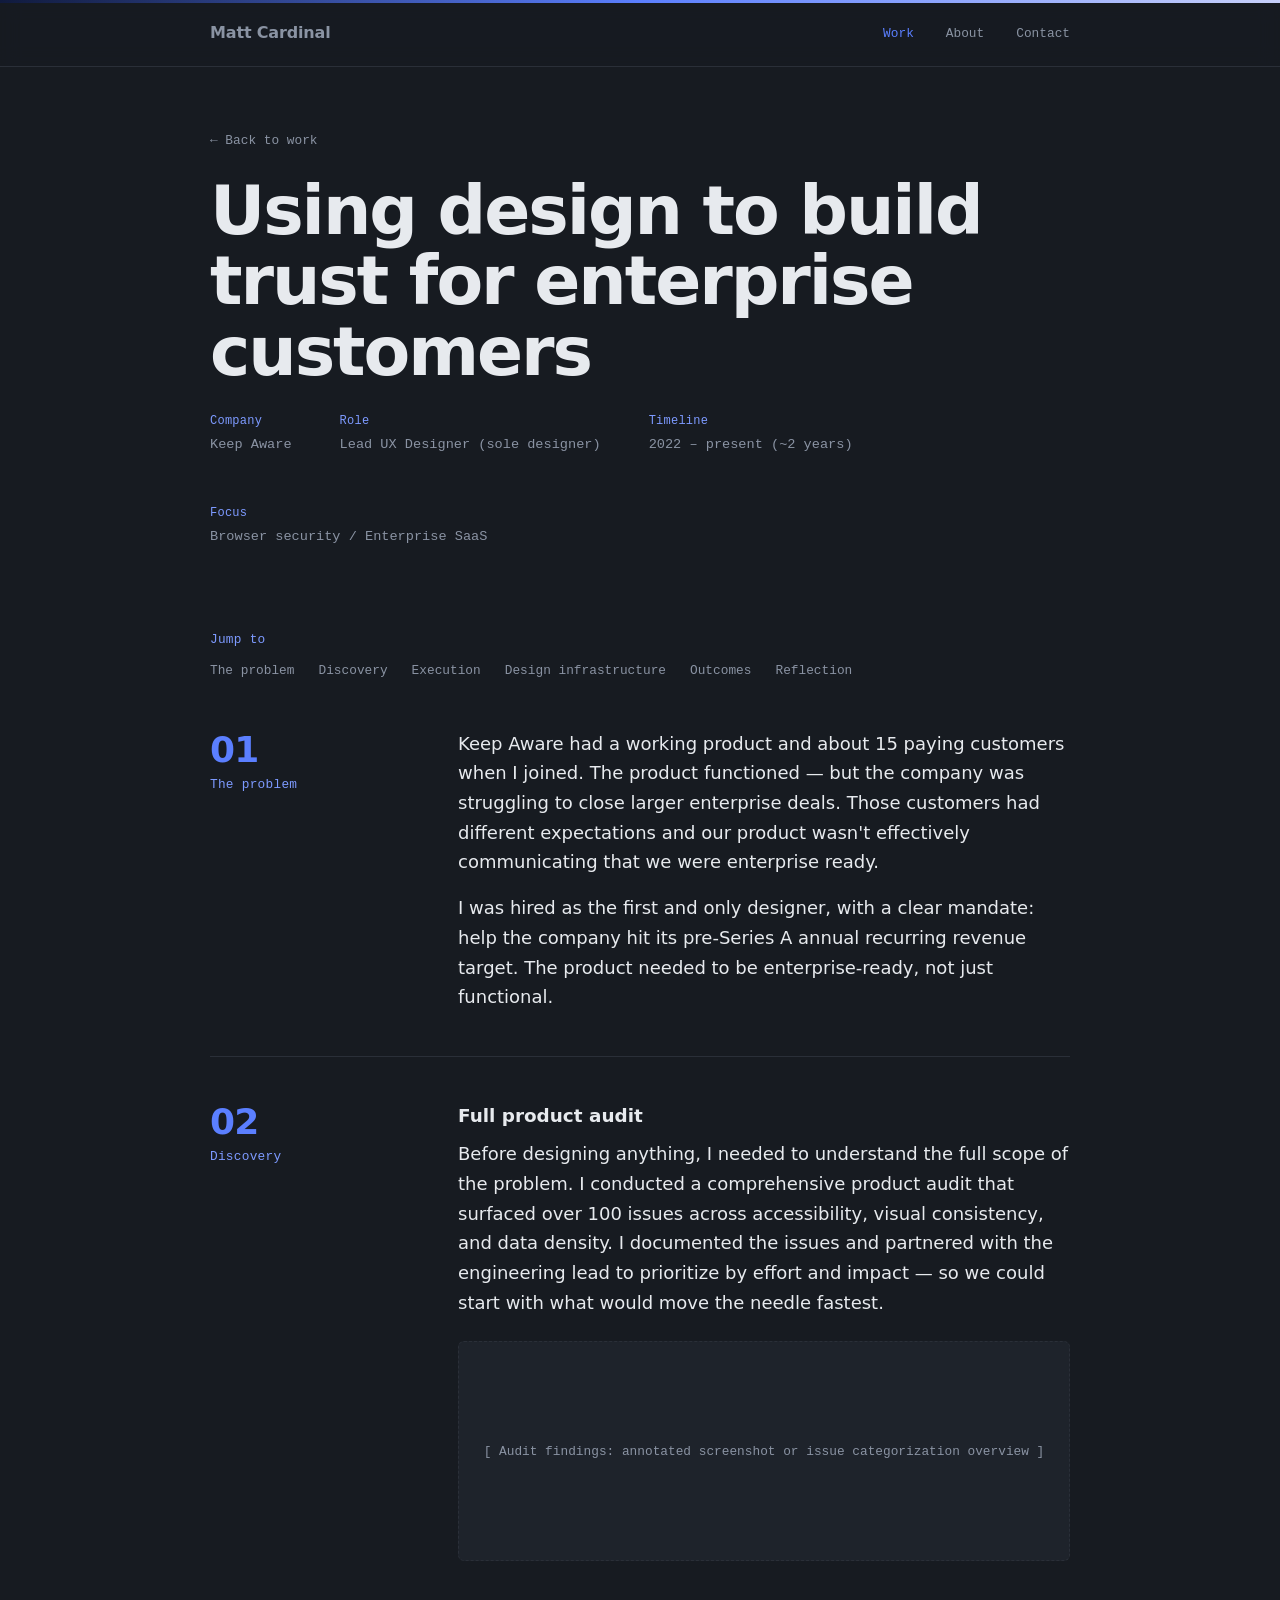
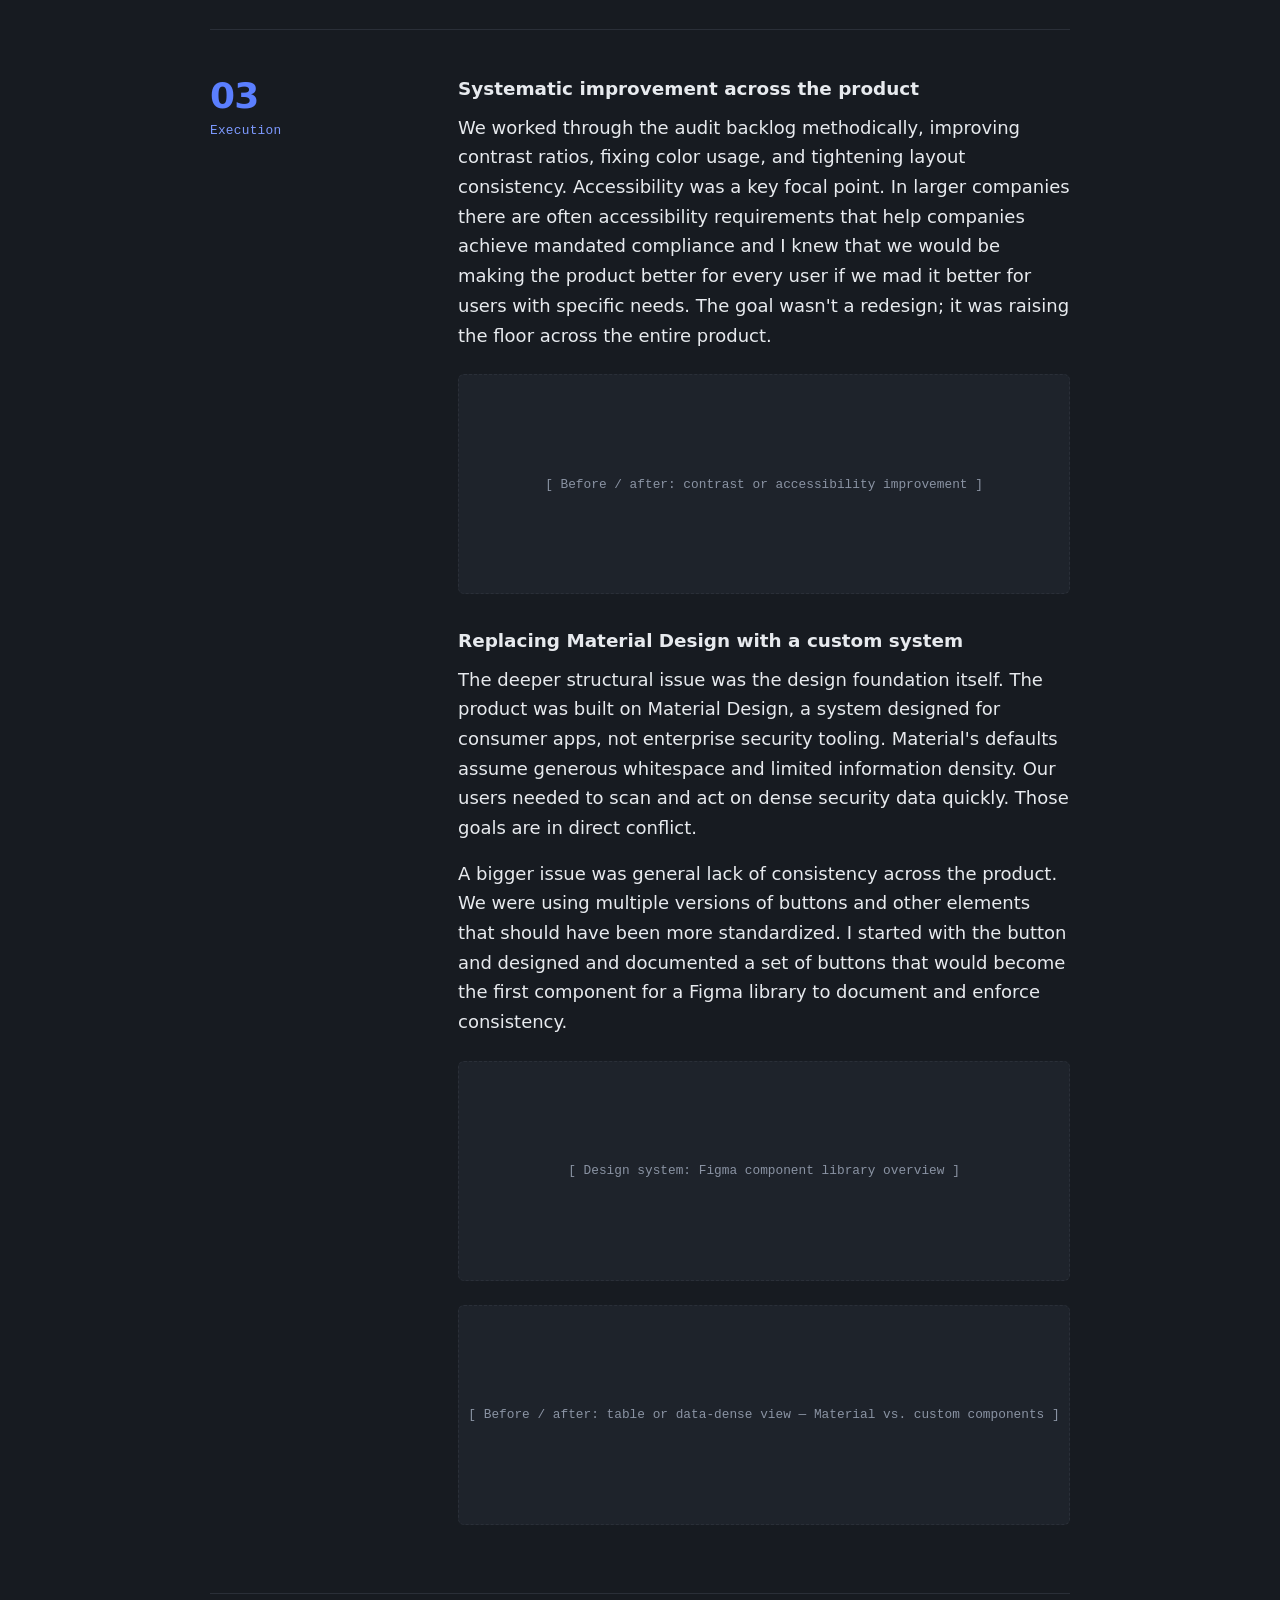
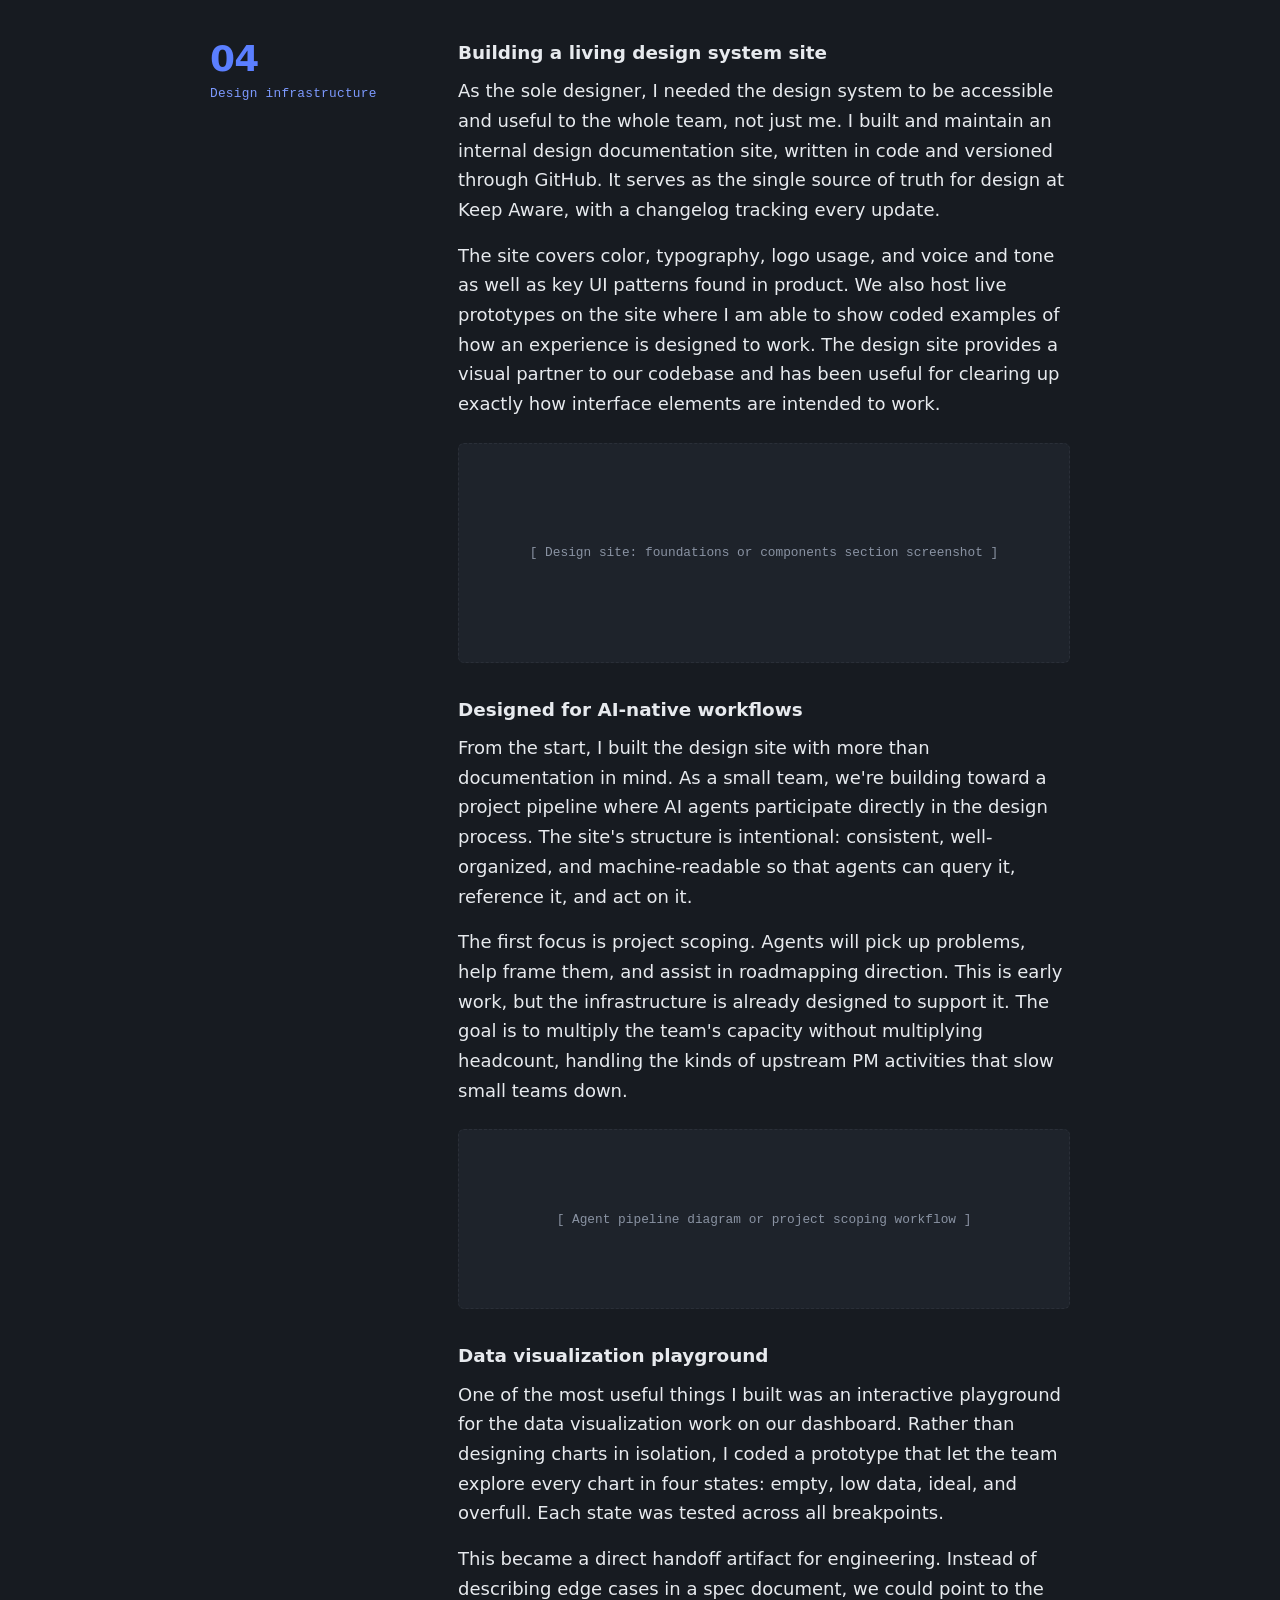
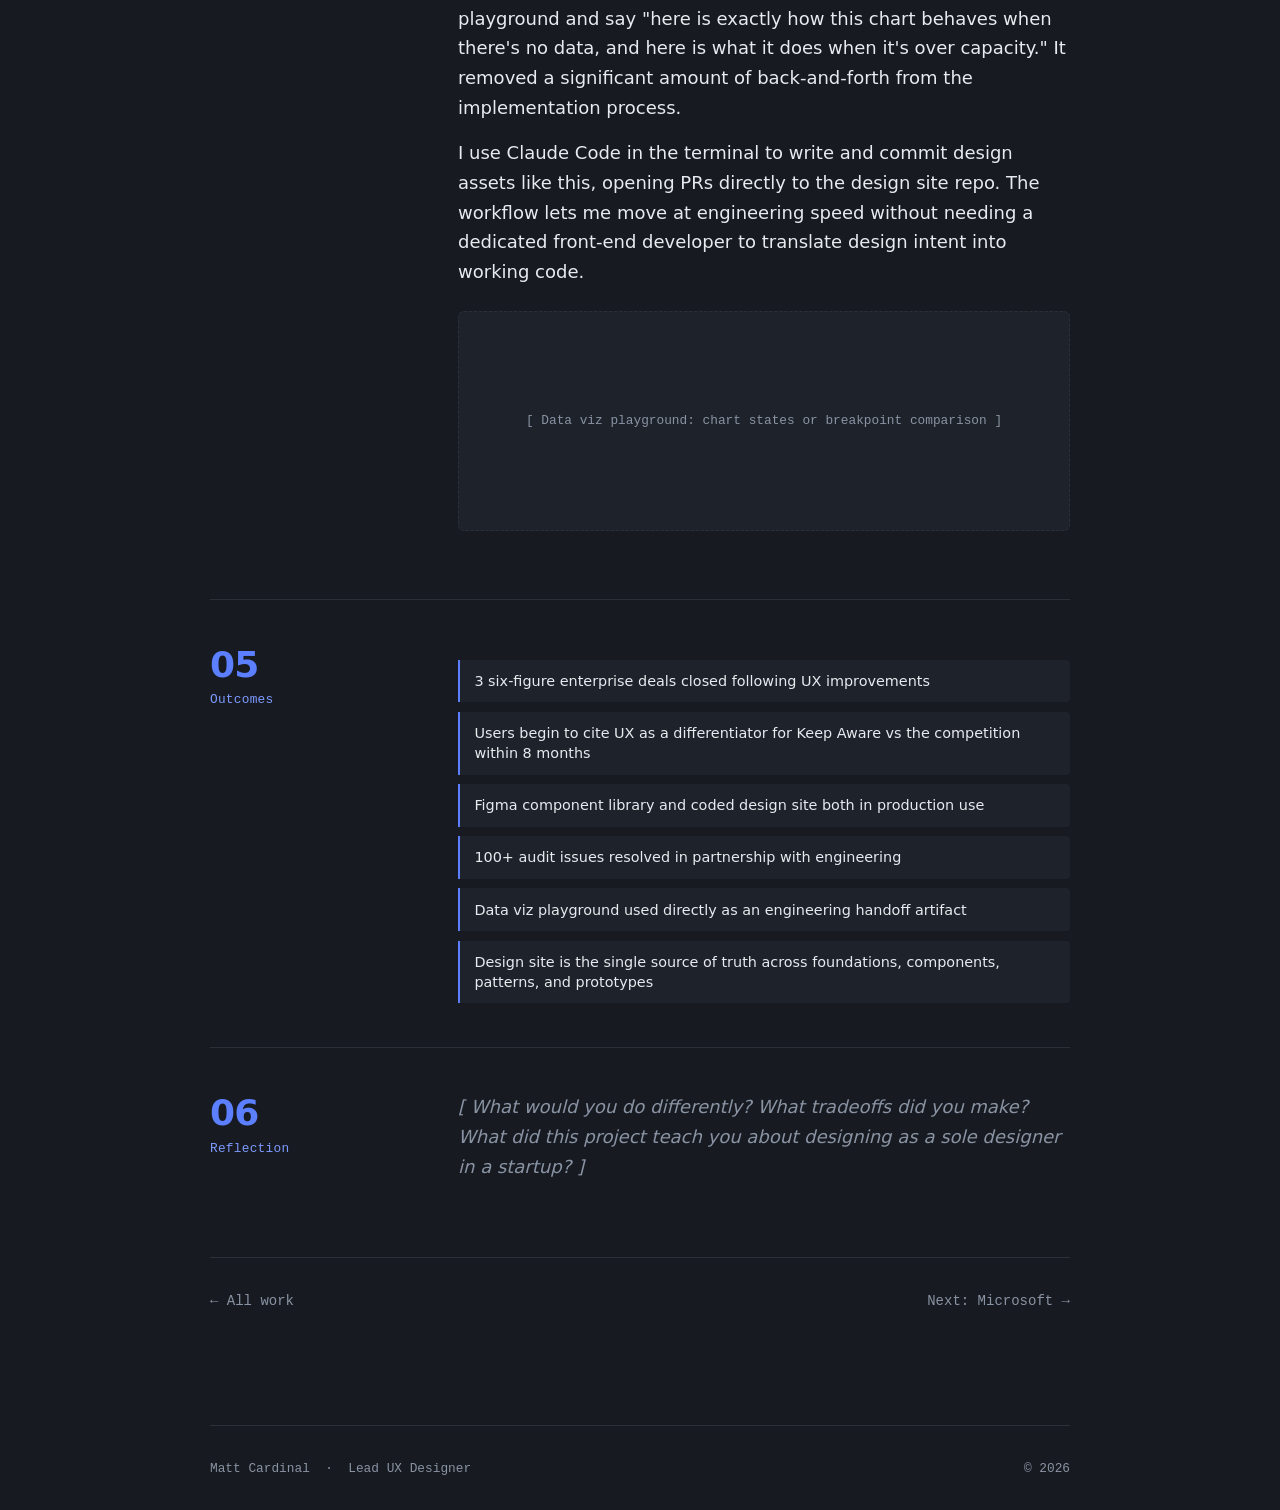
<file: cs-keep-aware.html>
<!DOCTYPE html>
<html lang="en">
<head>
  <meta charset="UTF-8">
  <meta name="viewport" content="width=device-width, initial-scale=1.0">
  <title>Keep Aware — Matt Cardinal</title>
  <link rel="stylesheet" href="css/style.css">
</head>
<body>

  <div id="nav-placeholder"></div>

  <div class="container">

    <div class="cs-header">
      <a class="back" href="work.html">← Back to work</a>
      <h1>Using design to build trust for enterprise customers</h1>
      <div class="cs-meta-row">
        <span><strong>Company</strong>Keep Aware</span>
        <span><strong>Role</strong>Lead UX Designer (sole designer)</span>
        <span><strong>Timeline</strong>2022 – present (~2 years)</span>
        <span><strong>Focus</strong>Browser security / Enterprise SaaS</span>
      </div>
    </div>

    <div class="cs-body">

      <section>
        <div class="cs-section-grid">
          <div class="cs-section-label"><h4>The problem</h4></div>
          <div>
            <p>
              Keep Aware had a working product and about 15 paying customers when I joined.
              The product functioned — but the company was struggling to close larger enterprise
              deals. Those customers had different expectations and our product wasn't effectively 
              communicating that we were enterprise ready. 
            </p>
            <p>
              I was hired as the first and only designer, with a clear mandate: help the
              company hit its pre-Series A annual recurring revenue target. The product needed to be enterprise-ready,
              not just functional.
            </p>
          </div>
        </div>
      </section>

      <section>
        <div class="cs-section-grid">
          <div class="cs-section-label"><h4>Discovery</h4></div>
          <div>
            <h3>Full product audit</h3>
            <p>
              Before designing anything, I needed to understand the full scope of the problem.
              I conducted a comprehensive product audit that surfaced over 100 issues
              across accessibility, visual consistency, and data density. I documented the issues and partnered with the engineering lead to prioritize by effort
              and impact — so we could start with what would move the needle fastest.
            </p>
            <div class="img-placeholder" style="height: 220px;">
              [ Audit findings: annotated screenshot or issue categorization overview ]
            </div>
          </div>
        </div>
      </section>

      <section>
        <div class="cs-section-grid">
          <div class="cs-section-label"><h4>Execution</h4></div>
          <div>
            <h3>Systematic improvement across the product</h3>
            <p>
              We worked through the audit backlog methodically, improving contrast ratios,
              fixing color usage, and tightening layout consistency. Accessibility was a
              key focal point. In larger companies there are often accessibility requirements that help companies
               achieve mandated compliance and I knew that we would be making the product better for every user if 
               we mad it better for users with specific needs. The goal wasn't a redesign; it was
              raising the floor across the entire product.
            </p>
            <div class="img-placeholder" style="height: 220px;">
              [ Before / after: contrast or accessibility improvement ]
            </div>

            <h3 style="margin-top: 2rem;">Replacing Material Design with a custom system</h3>
            <p>
              The deeper structural issue was the design foundation itself. The product was
              built on Material Design, a system designed for consumer apps, not enterprise
              security tooling. Material's defaults assume generous whitespace and limited
              information density. Our users needed to scan and act on dense security data
              quickly. Those goals are in direct conflict.
            </p>
            <p>
              A bigger issue was general lack of consistency across the product. We were using multiple versions
              of buttons and other elements that should have been more standardized. I started with the button and designed and documented
              a set of buttons that would become the first component for 
              a Figma library to document and enforce consistency.
            </p>
            <div class="img-placeholder" style="height: 220px;">
              [ Design system: Figma component library overview ]
            </div>
            <div class="img-placeholder" style="height: 220px;">
              [ Before / after: table or data-dense view — Material vs. custom components ]
            </div>
          </div>
        </div>
      </section>

      <section>
        <div class="cs-section-grid">
          <div class="cs-section-label"><h4>Design infrastructure</h4></div>
          <div>
            <h3>Building a living design system site</h3>
            <p>
              As the sole designer, I needed the design system to be accessible and useful to
              the whole team, not just me. I built and maintain an internal design documentation
              site, written in code and versioned through GitHub. It serves as the single source
              of truth for design at Keep Aware, with a changelog tracking every update.
            </p>
            <p>
              The site covers color, typography,
              logo usage, and voice and tone as well as key UI patterns found in product. We also host live prototypes on the site where I am able to show coded 
              examples of how an experience is designed to work. The design site provides a visual partner to our codebase and has been useful for clearing up exactly how 
              interface elements are intended to work.
            </p>
            <div class="img-placeholder" style="height: 220px;">
              [ Design site: foundations or components section screenshot ]
            </div>

            <h3 style="margin-top: 2rem;">Designed for AI-native workflows</h3>
            <p>
              From the start, I built the design site with more than documentation in mind.
              As a small team, we're building toward a project pipeline where AI agents
              participate directly in the design process. The site's structure is intentional:
              consistent, well-organized, and machine-readable so that agents can query it,
              reference it, and act on it.
            </p>
            <p>
              The first focus is project scoping. Agents will pick up problems, help frame
              them, and assist in roadmapping direction. This is early work, but the
              infrastructure is already designed to support it. The goal is to multiply the
              team's capacity without multiplying headcount, handling the kinds of upstream PM
              activities that slow small teams down.
            </p>
            <div class="img-placeholder" style="height: 180px;">
              [ Agent pipeline diagram or project scoping workflow ]
            </div>

            <h3 style="margin-top: 2rem;">Data visualization playground</h3>
            <p>
              One of the most useful things I built was an interactive playground for the
              data visualization work on our dashboard. Rather than designing charts in
              isolation, I coded a prototype that let the team explore every chart in four
              states: empty, low data, ideal, and overfull. Each state was tested across
              all breakpoints.
            </p>
            <p>
              This became a direct handoff artifact for engineering. Instead of describing
              edge cases in a spec document, we could point to the playground and say
              "here is exactly how this chart behaves when there's no data, and here is
              what it does when it's over capacity." It removed a significant amount of
              back-and-forth from the implementation process.
            </p>
            <p>
              I use Claude Code in the terminal to write and commit design assets like this,
              opening PRs directly to the design site repo. The workflow lets me move at
              engineering speed without needing a dedicated front-end developer to translate
              design intent into working code.
            </p>
            <div class="img-placeholder" style="height: 220px;">
              [ Data viz playground: chart states or breakpoint comparison ]
            </div>
          </div>
        </div>
      </section>

      <section>
        <div class="cs-section-grid">
          <div class="cs-section-label"><h4>Outcomes</h4></div>
          <div>
            <ul class="outcome-list">
              <li>3 six-figure enterprise deals closed following UX improvements</li>
              <li>Users begin to cite UX as a differentiator for Keep Aware vs the competition within 8 months</li>
              <li>Figma component library and coded design site both in production use</li>
              <li>100+ audit issues resolved in partnership with engineering</li>
              <li>Data viz playground used directly as an engineering handoff artifact</li>
              <li>Design site is the single source of truth across foundations, components, patterns, and prototypes</li>
            </ul>
          </div>
        </div>
      </section>

      <section>
        <div class="cs-section-grid">
          <div class="cs-section-label"><h4>Reflection</h4></div>
          <div>
            <p style="color: var(--color-muted); font-style: italic;">
              [ What would you do differently? What tradeoffs did you make?
              What did this project teach you about designing as a sole designer in a startup? ]
            </p>
          </div>
        </div>
      </section>

    </div>

    <div class="prev-next">
      <a href="work.html">← All work</a>
      <a href="cs-microsoft.html">Next: Microsoft →</a>
    </div>

  </div>

  <div id="footer-placeholder"></div>
  <script src="includes/site.js"></script>
</body>
</html>
</file>
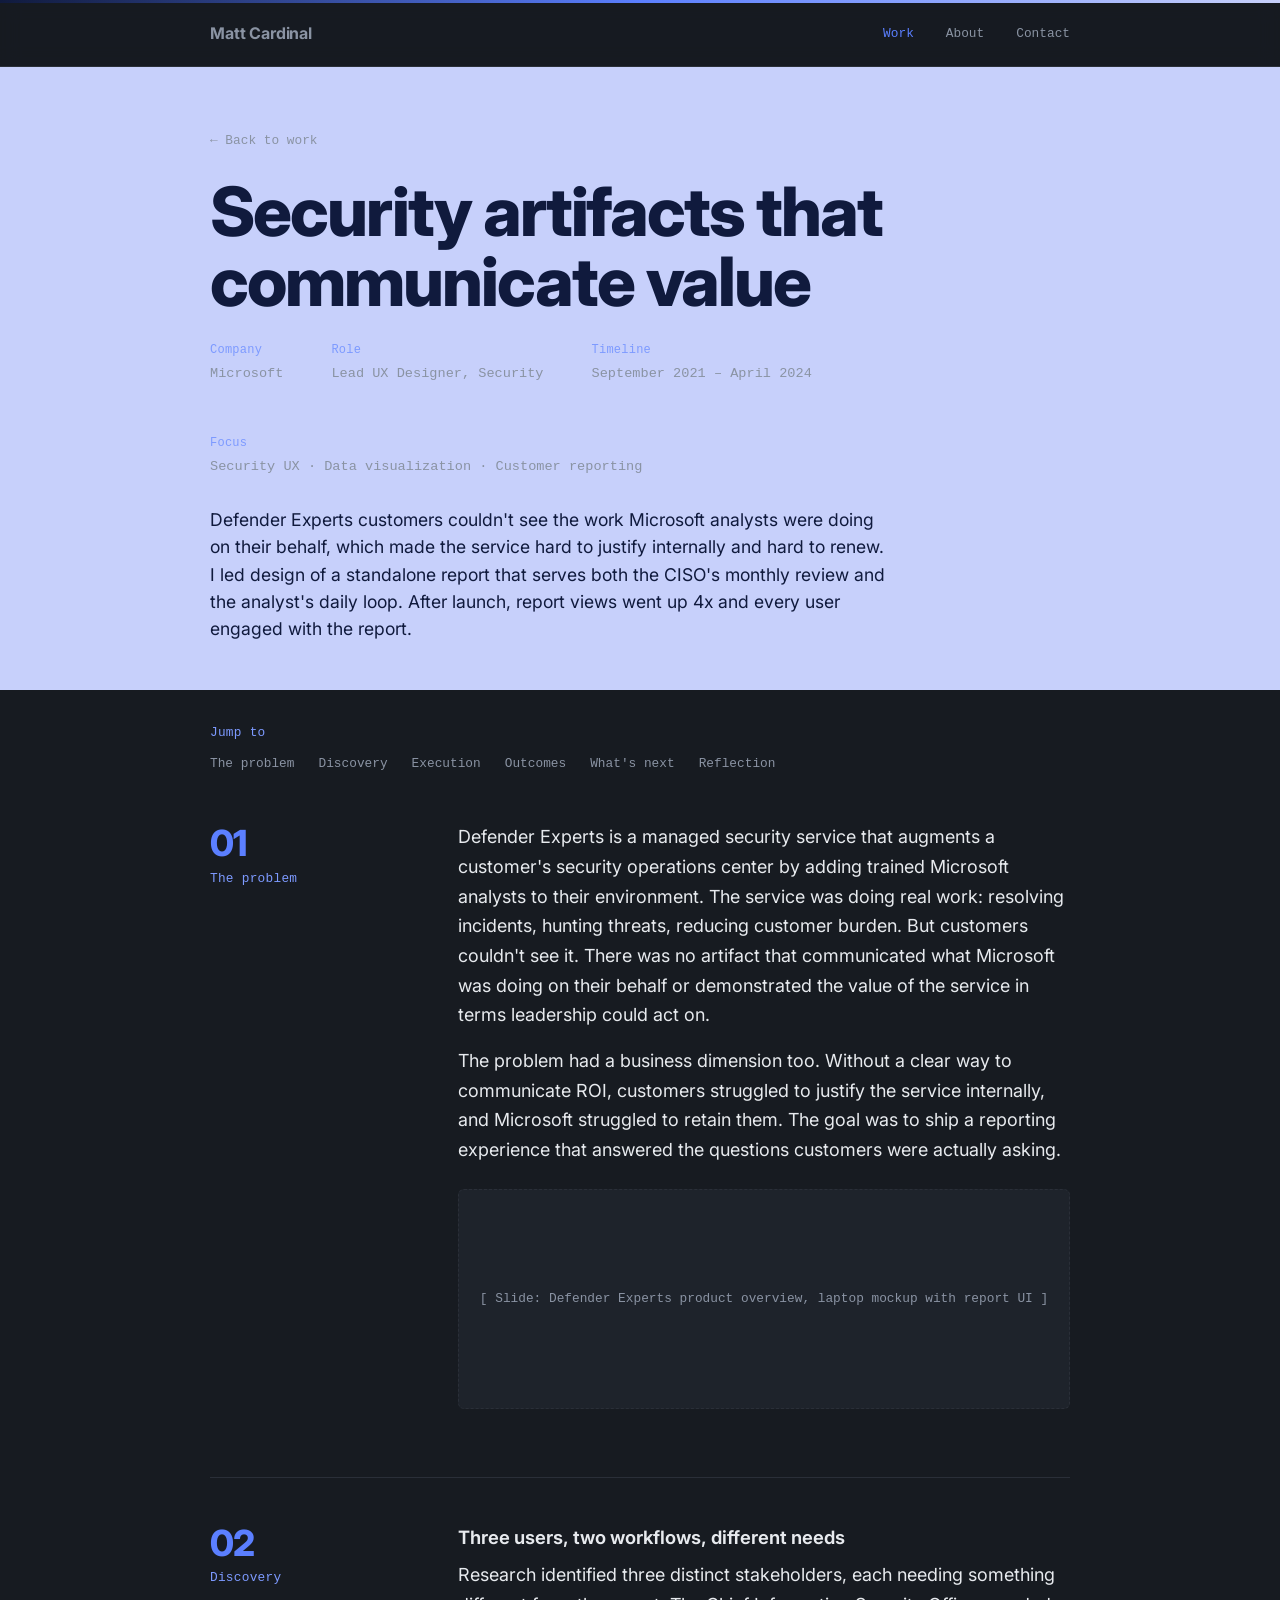
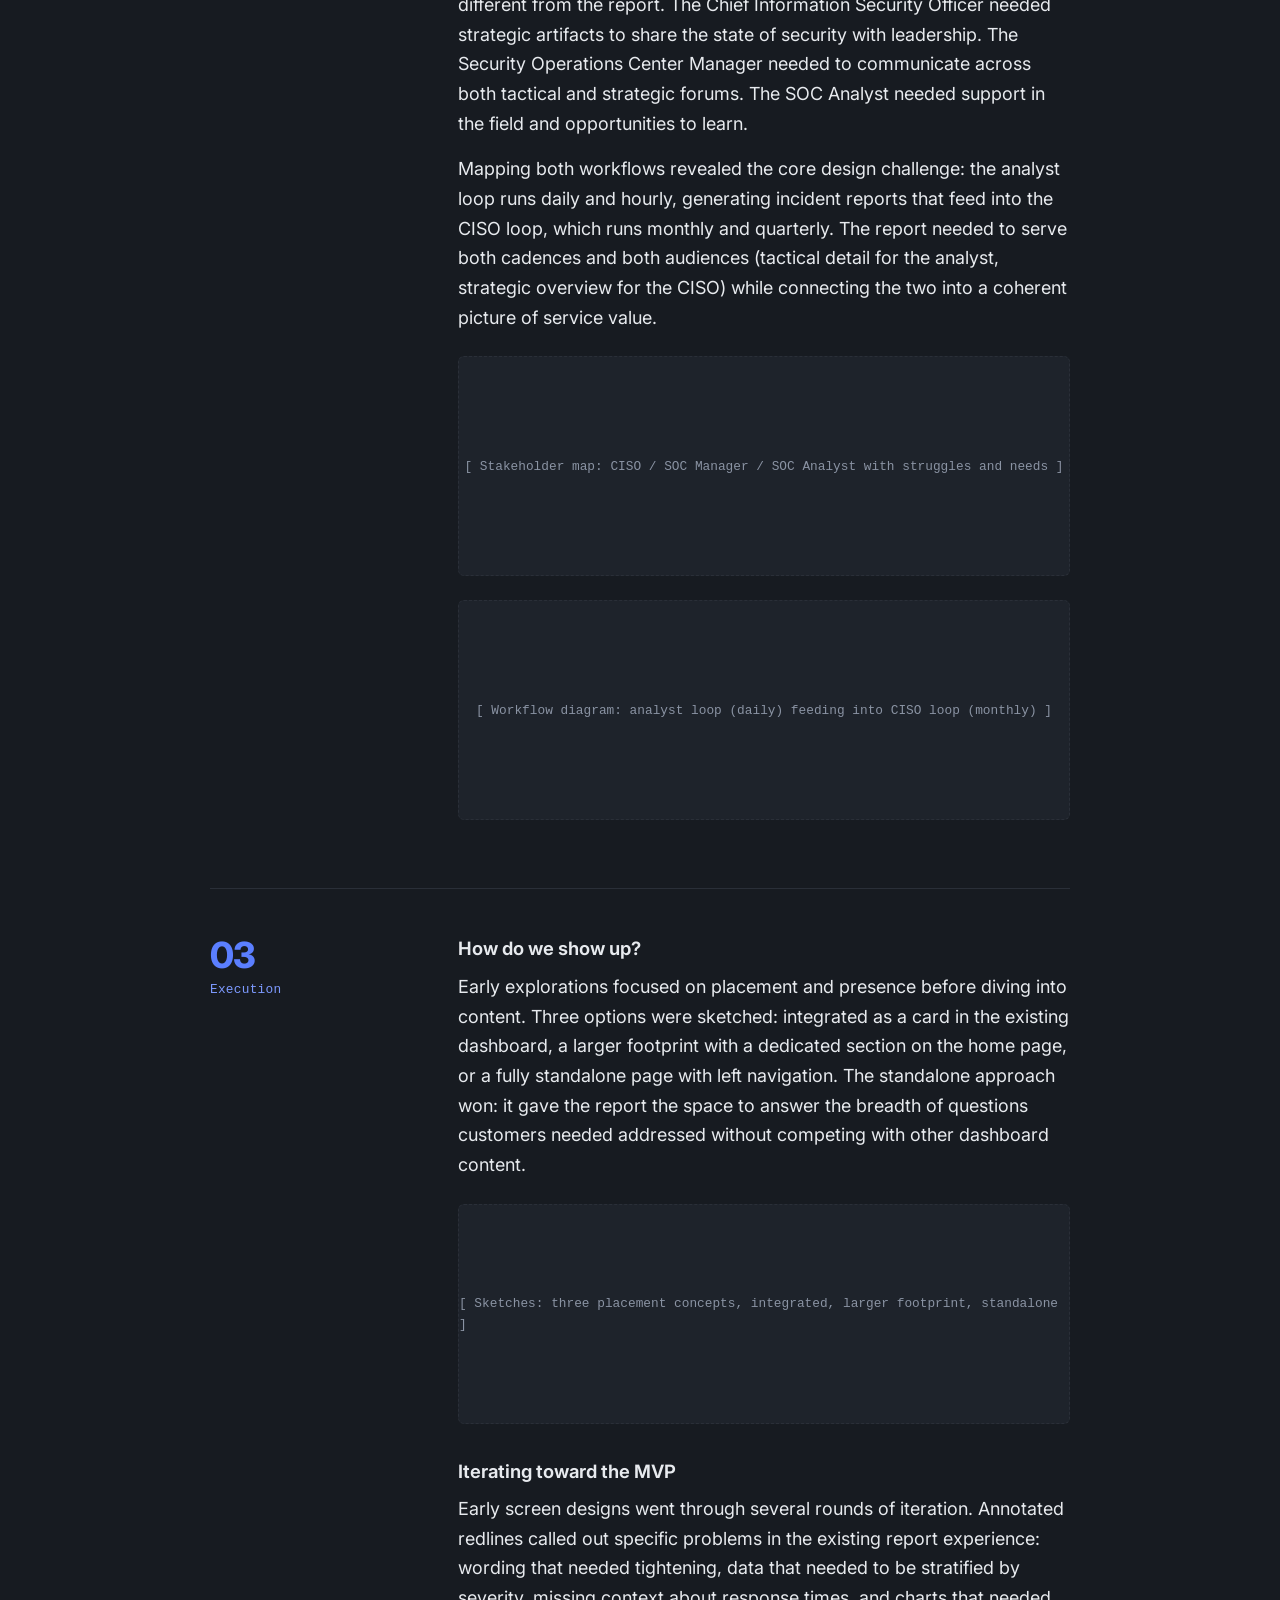
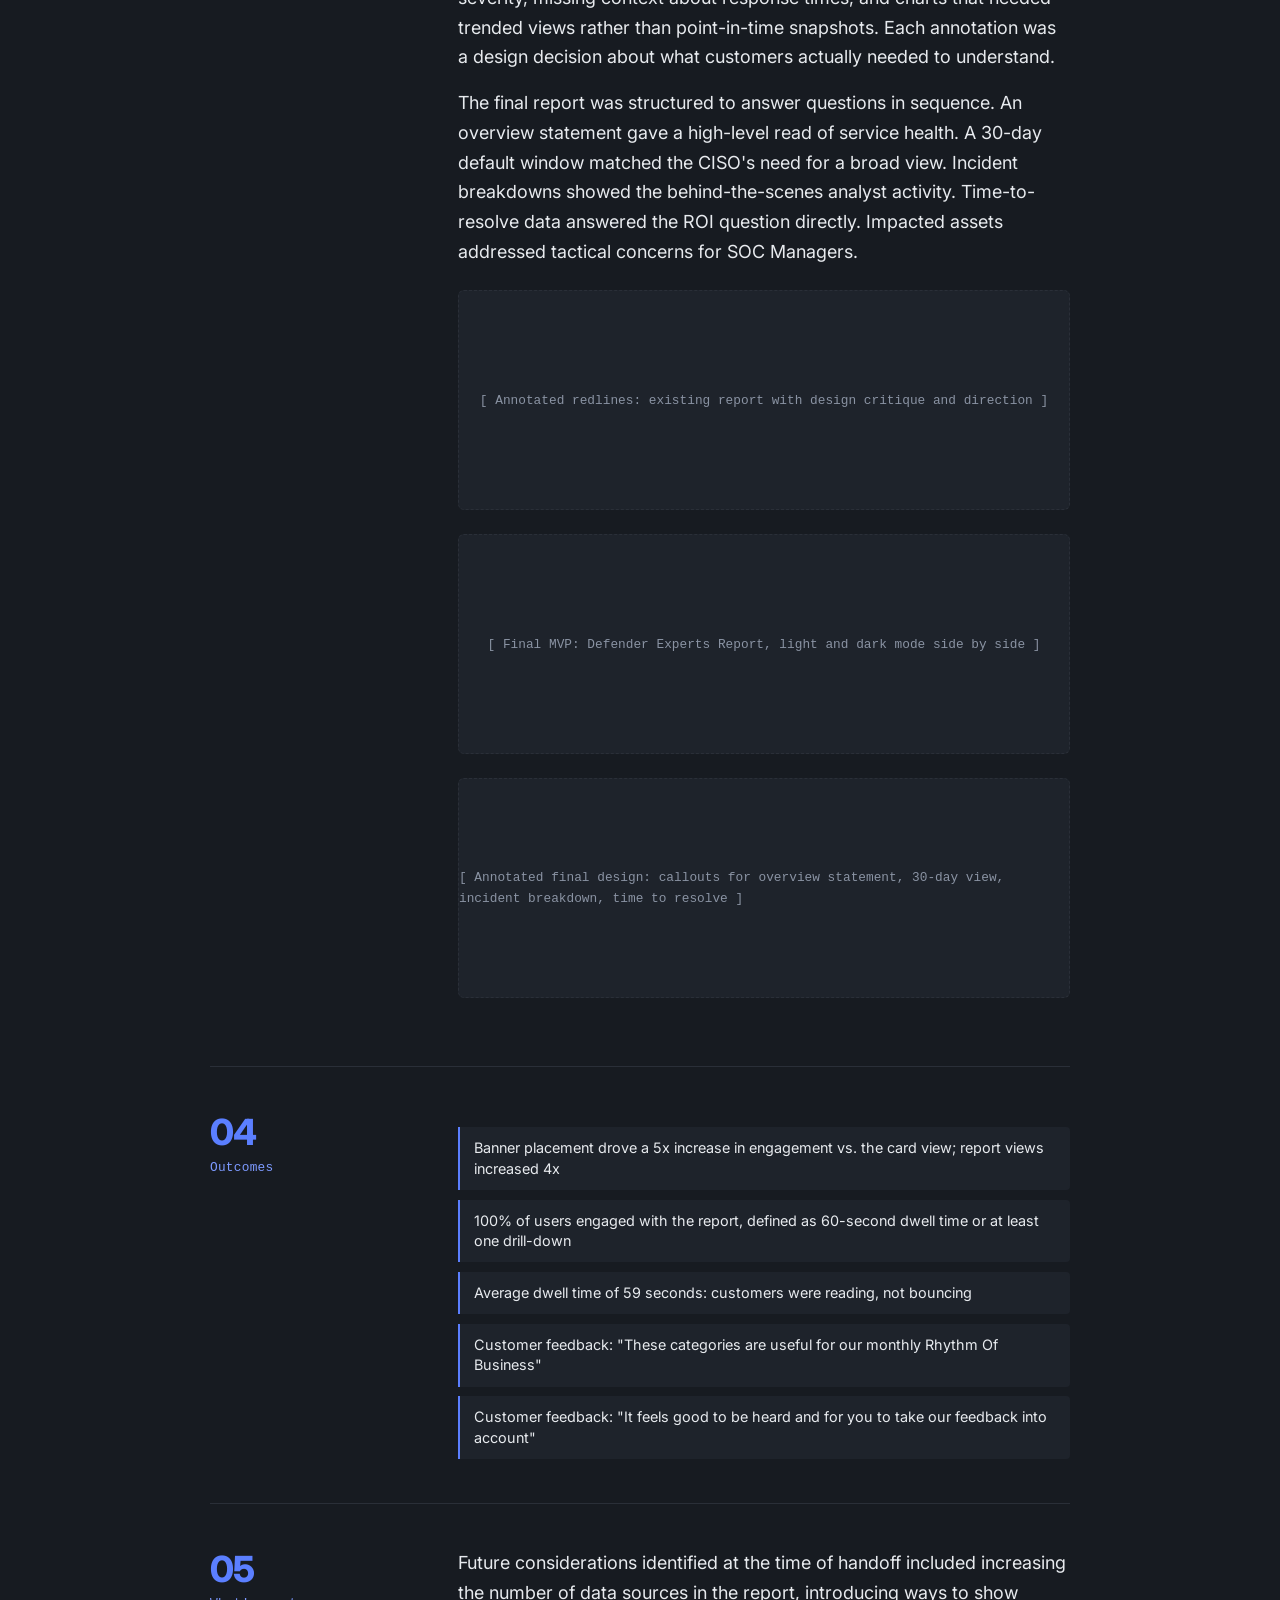
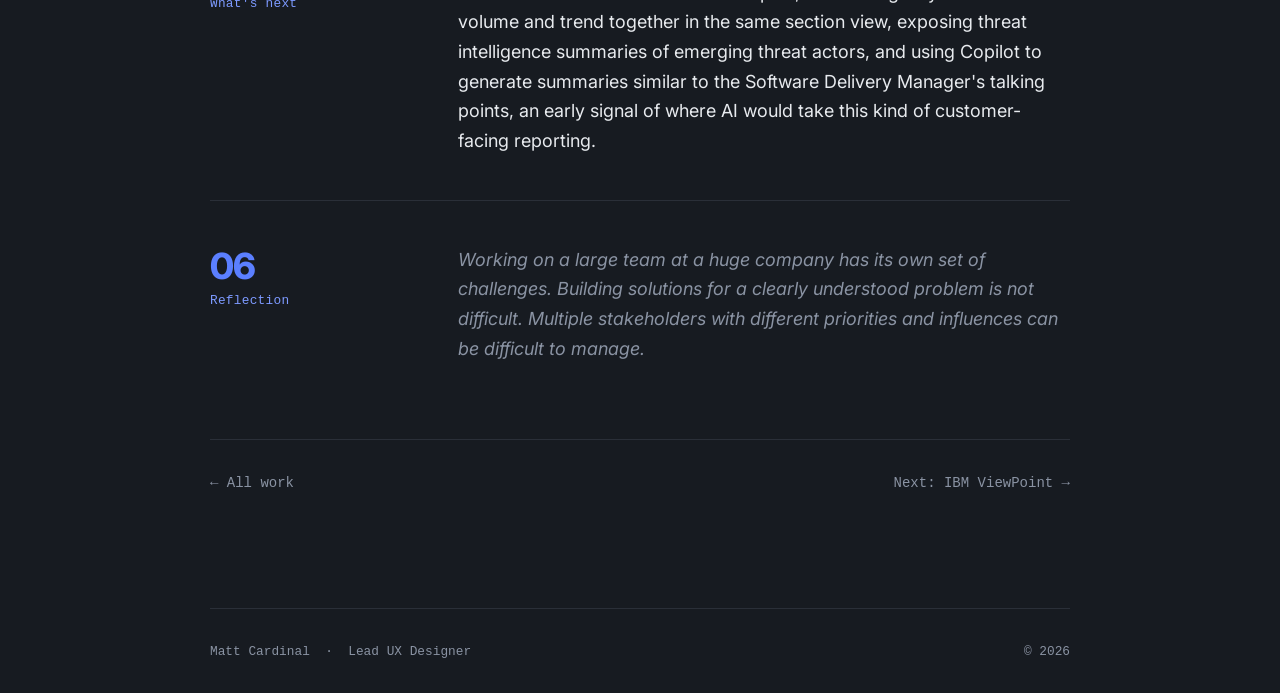
<file: cs-microsoft.html>
<!DOCTYPE html>
<html lang="en">
<head>
  <meta charset="UTF-8">
  <link rel="icon" type="image/png" href="favicon.png">
  <meta name="viewport" content="width=device-width, initial-scale=1.0">
  <title>Microsoft Defender Experts | Matt Cardinal</title>
  <link rel="preconnect" href="https://fonts.googleapis.com">
  <link rel="preconnect" href="https://fonts.gstatic.com" crossorigin>
  <link href="https://fonts.googleapis.com/css2?family=Inter:wght@400;500;600;700;800&display=swap" rel="stylesheet">
  <link rel="stylesheet" href="css/style.css">
  <!-- Google tag (gtag.js) -->
  <script async src="https://www.googletagmanager.com/gtag/js?id=G-L89PG570C6"></script>
  <script>
    window.dataLayer = window.dataLayer || [];
    function gtag(){dataLayer.push(arguments);}
    gtag('js', new Date());
    gtag('config', 'G-L89PG570C6');
  </script>
</head>
<body>

  <div id="nav-placeholder"></div>

  <div class="container">

    <div class="cs-header color-block color-block--periwinkle">
      <div class="color-block-inner">
        <a class="back" href="work.html">← Back to work</a>
        <h1>Security artifacts that communicate value</h1>
        <div class="cs-meta-row">
          <span><strong>Company</strong>Microsoft</span>
          <span><strong>Role</strong>Lead UX Designer, Security</span>
          <span><strong>Timeline</strong>September 2021 – April 2024</span>
          <span><strong>Focus</strong>Security UX · Data visualization · Customer reporting</span>
          <!-- TODO: add team makeup, e.g. <span><strong>Team</strong>1 PM · 1 EM · 6 engineers</span> -->
        </div>
        <p class="cs-tldr">Defender Experts customers couldn't see the work Microsoft analysts were doing on their behalf, which made the service hard to justify internally and hard to renew. I led design of a standalone report that serves both the CISO's monthly review and the analyst's daily loop. After launch, report views went up 4x and every user engaged with the report.</p>
      </div>
    </div>

    <div class="cs-body">

      <section>
        <div class="cs-section-grid">
          <div class="cs-section-label"><h4>The problem</h4></div>
          <div>
            <p>
              Defender Experts is a managed security service that augments a customer's
              security operations center by adding trained Microsoft analysts to their
              environment. The service was doing real work: resolving incidents, hunting
              threats, reducing customer burden. But customers couldn't see it. There was
              no artifact that communicated what Microsoft was doing on their behalf or
              demonstrated the value of the service in terms leadership could act on.
            </p>
            <p>
              The problem had a business dimension too. Without a clear way to communicate
              ROI, customers struggled to justify the service internally, and Microsoft
              struggled to retain them. The goal was to ship a reporting experience that
              answered the questions customers were actually asking.
            </p>
            <div class="img-placeholder" style="height: 220px;">
              [ Slide: Defender Experts product overview, laptop mockup with report UI ]
            </div>
          </div>
        </div>
      </section>

      <section>
        <div class="cs-section-grid">
          <div class="cs-section-label"><h4>Discovery</h4></div>
          <div>
            <h3>Three users, two workflows, different needs</h3>
            <p>
              Research identified three distinct stakeholders, each needing something
              different from the report. The Chief Information Security Officer needed
              strategic artifacts to share the state of security with leadership. The
              Security Operations Center Manager needed to communicate across both tactical
              and strategic forums. The SOC Analyst needed support in the field and
              opportunities to learn.
            </p>
            <p>
              Mapping both workflows revealed the core design challenge: the analyst loop
              runs daily and hourly, generating incident reports that feed into the CISO
              loop, which runs monthly and quarterly. The report needed to serve both
              cadences and both audiences (tactical detail for the analyst, strategic
              overview for the CISO) while connecting the two into a coherent picture
              of service value.
            </p>
            <div class="img-placeholder" style="height: 220px;">
              [ Stakeholder map: CISO / SOC Manager / SOC Analyst with struggles and needs ]
            </div>
            <div class="img-placeholder" style="height: 220px;">
              [ Workflow diagram: analyst loop (daily) feeding into CISO loop (monthly) ]
            </div>
          </div>
        </div>
      </section>

      <section>
        <div class="cs-section-grid">
          <div class="cs-section-label"><h4>Execution</h4></div>
          <div>
            <h3>How do we show up?</h3>
            <p>
              Early explorations focused on placement and presence before diving into
              content. Three options were sketched: integrated as a card in the existing
              dashboard, a larger footprint with a dedicated section on the home page, or
              a fully standalone page with left navigation. The standalone approach won:
              it gave the report the space to answer the breadth of questions customers
              needed addressed without competing with other dashboard content.
            </p>
            <div class="img-placeholder" style="height: 220px;">
              [ Sketches: three placement concepts, integrated, larger footprint, standalone ]
            </div>

            <h3 style="margin-top: 2rem;">Iterating toward the MVP</h3>
            <p>
              Early screen designs went through several rounds of iteration. Annotated
              redlines called out specific problems in the existing report experience:
              wording that needed tightening, data that needed to be stratified by severity,
              missing context about response times, and charts that needed trended views
              rather than point-in-time snapshots. Each annotation was a design decision
              about what customers actually needed to understand.
            </p>
            <p>
              The final report was structured to answer questions in sequence. An overview
              statement gave a high-level read of service health. A 30-day default window
              matched the CISO's need for a broad view. Incident breakdowns showed the
              behind-the-scenes analyst activity. Time-to-resolve data answered the ROI
              question directly. Impacted assets addressed tactical concerns for SOC Managers.
            </p>
            <div class="img-placeholder" style="height: 220px;">
              [ Annotated redlines: existing report with design critique and direction ]
            </div>
            <div class="img-placeholder" style="height: 220px;">
              [ Final MVP: Defender Experts Report, light and dark mode side by side ]
            </div>
            <div class="img-placeholder" style="height: 220px;">
              [ Annotated final design: callouts for overview statement, 30-day view, incident breakdown, time to resolve ]
            </div>
          </div>
        </div>
      </section>

      <section>
        <div class="cs-section-grid">
          <div class="cs-section-label"><h4>Outcomes</h4></div>
          <div>
            <ul class="outcome-list">
              <li>Banner placement drove a 5x increase in engagement vs. the card view; report views increased 4x</li>
              <li>100% of users engaged with the report, defined as 60-second dwell time or at least one drill-down</li>
              <li>Average dwell time of 59 seconds: customers were reading, not bouncing</li>
              <li>Customer feedback: "These categories are useful for our monthly Rhythm Of Business"</li>
              <li>Customer feedback: "It feels good to be heard and for you to take our feedback into account"</li>
            </ul>
          </div>
        </div>
      </section>

      <section>
        <div class="cs-section-grid">
          <div class="cs-section-label"><h4>What's next</h4></div>
          <div>
            <p>
              Future considerations identified at the time of handoff included increasing
              the number of data sources in the report, introducing ways to show volume
              and trend together in the same section view, exposing threat intelligence
              summaries of emerging threat actors, and using Copilot to generate summaries
              similar to the Software Delivery Manager's talking points, an early signal
              of where AI would take this kind of customer-facing reporting.
            </p>
          </div>
        </div>
      </section>

      <section>
        <div class="cs-section-grid">
          <div class="cs-section-label"><h4>Reflection</h4></div>
          <div>
            <p style="color: var(--color-muted); font-style: italic;">
              Working on a large team at a huge company has its own set of challenges. Building solutions for a clearly understood problem
              is not difficult. Multiple stakeholders with different priorities and influences can be difficult to manage.
            </p>
          </div>
        </div>
      </section>

    </div>

    <div class="prev-next">
      <a href="work.html">← All work</a>
      <a href="cs-ibm.html">Next: IBM ViewPoint →</a>
    </div>

  </div>

  <div id="footer-placeholder"></div>
  <script src="includes/site.js"></script>
</body>
</html>
</file>
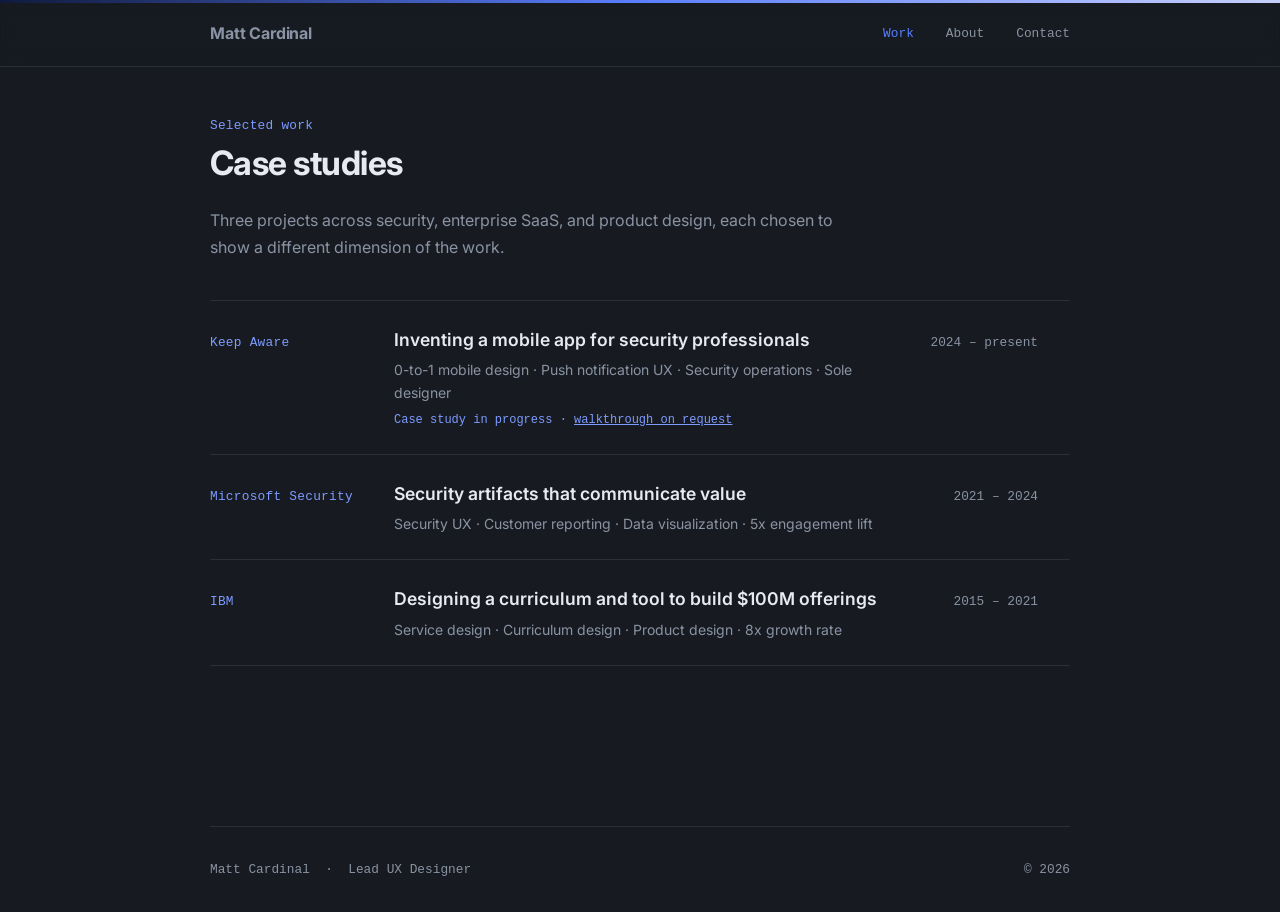
<file: work.html>
<!DOCTYPE html>
<html lang="en">
<head>
  <meta charset="UTF-8">
  <link rel="icon" type="image/png" href="favicon.png">
  <meta name="viewport" content="width=device-width, initial-scale=1.0">
  <title>Work | Matt Cardinal</title>
  <link rel="preconnect" href="https://fonts.googleapis.com">
  <link rel="preconnect" href="https://fonts.gstatic.com" crossorigin>
  <link href="https://fonts.googleapis.com/css2?family=Inter:wght@400;500;600;700;800&display=swap" rel="stylesheet">
  <link rel="stylesheet" href="css/style.css">
  <!-- Google tag (gtag.js) -->
  <script async src="https://www.googletagmanager.com/gtag/js?id=G-L89PG570C6"></script>
  <script>
    window.dataLayer = window.dataLayer || [];
    function gtag(){dataLayer.push(arguments);}
    gtag('js', new Date());
    gtag('config', 'G-L89PG570C6');
  </script>
</head>
<body>

  <div id="nav-placeholder"></div>

  <div class="container">

    <section style="border-top: none; padding-top: 3rem;">
      <h4>Selected work</h4>
      <h2>Case studies</h2>
      <p style="color: var(--color-muted); font-size: 1rem;">
        Three projects across security, enterprise SaaS, and product design,
        each chosen to show a different dimension of the work.
      </p>

      <div class="work-index" style="margin-top: 2.5rem;">

        <div class="work-index-item work-index-item--pending">
          <span class="work-index-company">Keep Aware</span>
          <span>
            <div class="work-index-title">Inventing a mobile app for security professionals</div>
            <div class="work-index-desc">0-to-1 mobile design · Push notification UX · Security operations · Sole designer</div>
            <div class="work-index-status">Case study in progress · <a href="contact.html">walkthrough on request</a></div>
          </span>
          <span class="work-index-year">2024 – present</span>
        </div>

        <a class="work-index-item" href="cs-microsoft.html">
          <span class="work-index-company">Microsoft Security</span>
          <span>
            <div class="work-index-title">Security artifacts that communicate value</div>
            <div class="work-index-desc">Security UX · Customer reporting · Data visualization · 5x engagement lift</div>
          </span>
          <span class="work-index-year">2021 – 2024</span>
        </a>

        <a class="work-index-item" href="cs-ibm.html">
          <span class="work-index-company">IBM</span>
          <span>
            <div class="work-index-title">Designing a curriculum and tool to build $100M offerings</div>
            <div class="work-index-desc">Service design · Curriculum design · Product design · 8x growth rate</div>
          </span>
          <span class="work-index-year">2015 – 2021</span>
        </a>

      </div>
    </section>

  </div>

  <div id="footer-placeholder"></div>
  <script src="includes/site.js"></script>
</body>
</html>
</file>
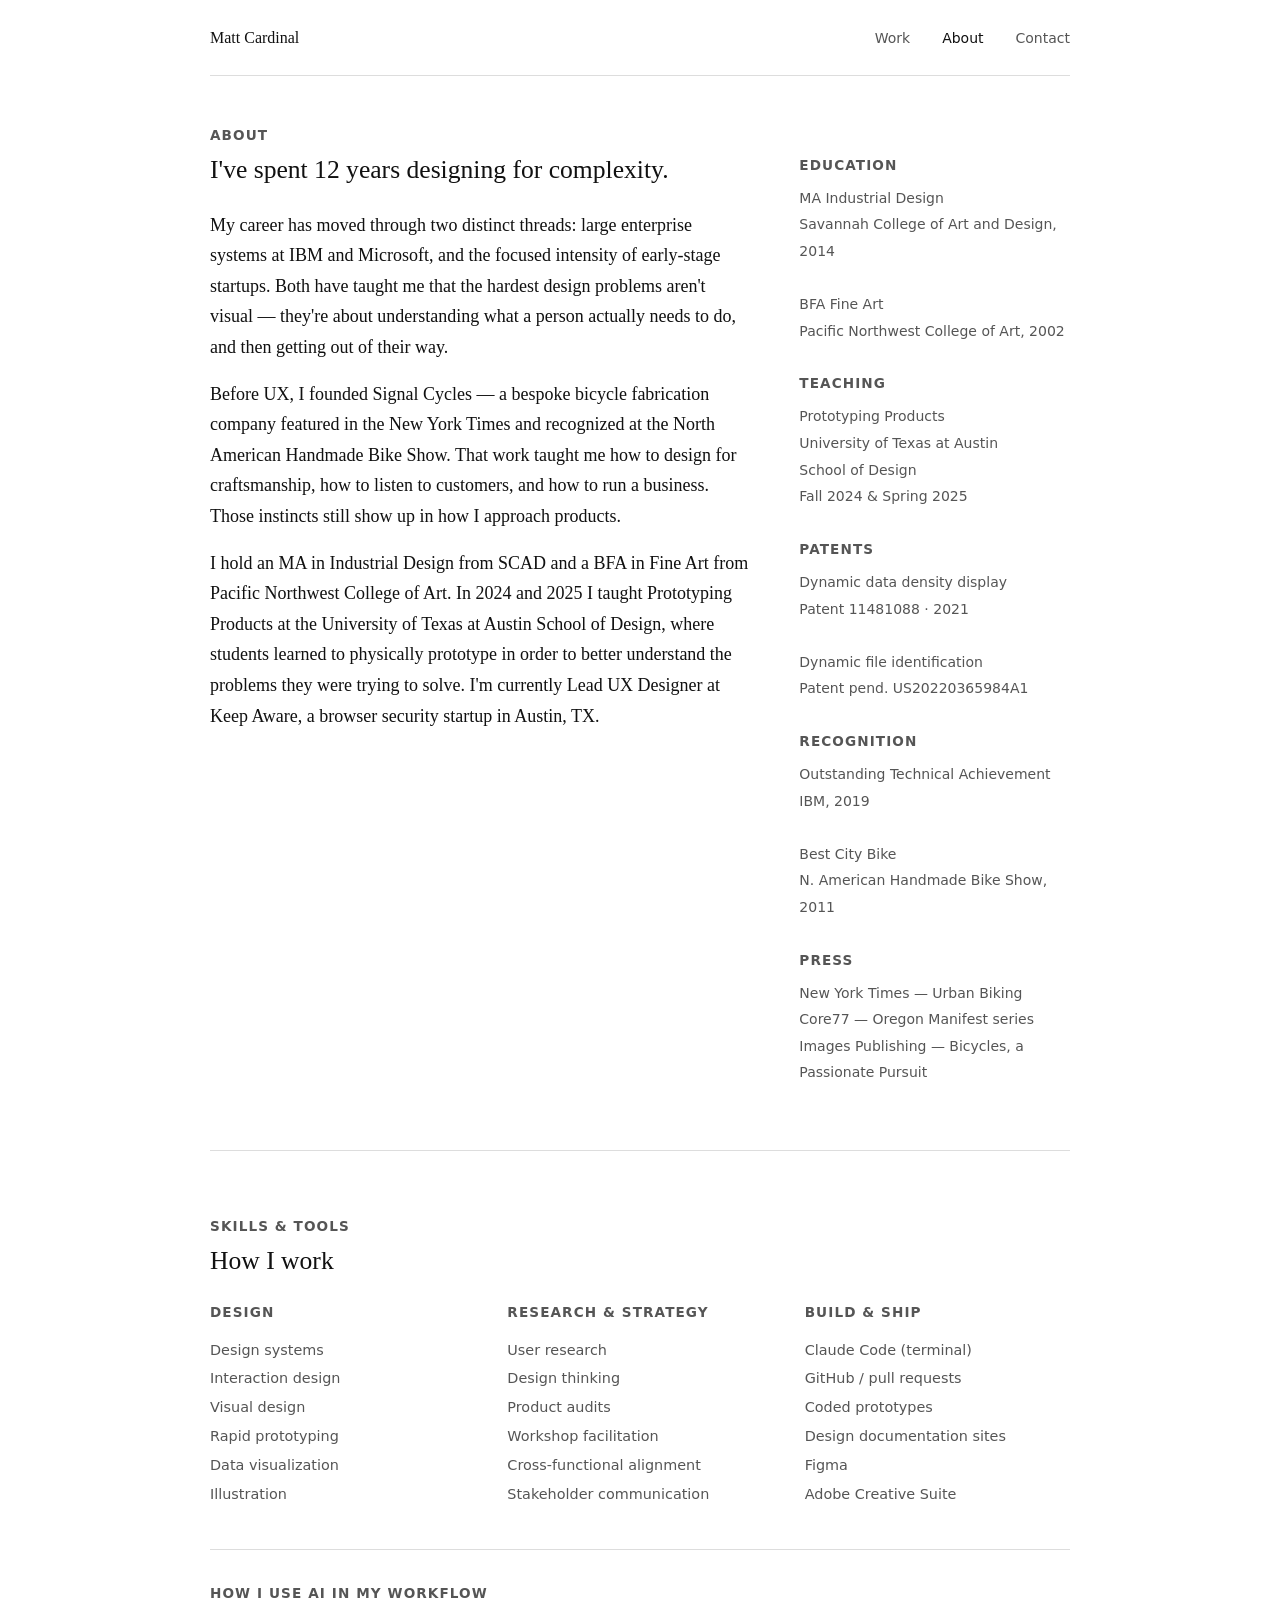
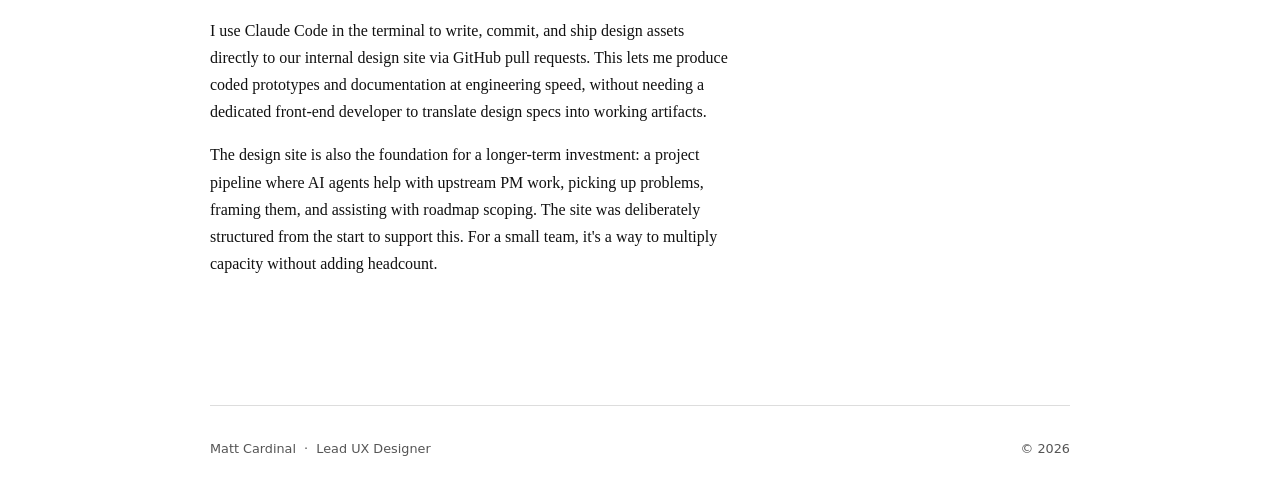
<file: portfolio/about.html>
<!DOCTYPE html>
<html lang="en">
<head>
  <meta charset="UTF-8">
  <meta name="viewport" content="width=device-width, initial-scale=1.0">
  <title>About — Matt Cardinal</title>
  <link rel="stylesheet" href="css/style.css">
</head>
<body>

  <div id="nav-placeholder"></div>

  <div class="container">

    <section style="border-top: none; padding-top: 3rem;">
      <h4>About</h4>
      <div class="about-grid">

        <div class="about-bio">
          <h2>I've spent 12 years designing for complexity.</h2>
          <p>
            My career has moved through two distinct threads: large enterprise systems
            at IBM and Microsoft, and the focused intensity of early-stage startups.
            Both have taught me that the hardest design problems aren't visual —
            they're about understanding what a person actually needs to do, and then
            getting out of their way.
          </p>
          <p>
            Before UX, I founded Signal Cycles — a bespoke bicycle fabrication company
            featured in the New York Times and recognized at the North American Handmade
            Bike Show. That work taught me how to design for craftsmanship, how to listen
            to customers, and how to run a business. Those instincts still show up in
            how I approach products.
          </p>
          <p>
            I hold an MA in Industrial Design from SCAD and a BFA in Fine Art from
            Pacific Northwest College of Art. In 2024 and 2025 I taught Prototyping Products
            at the University of Texas at Austin School of Design, where students learned
            to physically prototype in order to better understand the problems they were
            trying to solve. I'm currently Lead UX Designer at Keep Aware,
            a browser security startup in Austin, TX.
          </p>
        </div>

        <div class="about-detail">
          <h4>Education</h4>
          <ul>
            <li>MA Industrial Design</li>
            <li>Savannah College of Art and Design, 2014</li>
            <li>&nbsp;</li>
            <li>BFA Fine Art</li>
            <li>Pacific Northwest College of Art, 2002</li>
          </ul>

          <h4>Teaching</h4>
          <ul>
            <li>Prototyping Products</li>
            <li>University of Texas at Austin</li>
            <li>School of Design</li>
            <li>Fall 2024 &amp; Spring 2025</li>
          </ul>

          <h4>Patents</h4>
          <ul>
            <li>Dynamic data density display</li>
            <li>Patent 11481088 · 2021</li>
            <li>&nbsp;</li>
            <li>Dynamic file identification</li>
            <li>Patent pend. US20220365984A1</li>
          </ul>

          <h4>Recognition</h4>
          <ul>
            <li>Outstanding Technical Achievement</li>
            <li>IBM, 2019</li>
            <li>&nbsp;</li>
            <li>Best City Bike</li>
            <li>N. American Handmade Bike Show, 2011</li>
          </ul>

          <h4>Press</h4>
          <ul>
            <li>New York Times — Urban Biking</li>
            <li>Core77 — Oregon Manifest series</li>
            <li>Images Publishing — Bicycles, a Passionate Pursuit</li>
          </ul>
        </div>

      </div>
    </section>

    <section>
      <h4>Skills &amp; tools</h4>
      <h2>How I work</h2>
      <div class="skills-grid">
        <div class="skill-group">
          <h4>Design</h4>
          <ul>
            <li>Design systems</li>
            <li>Interaction design</li>
            <li>Visual design</li>
            <li>Rapid prototyping</li>
            <li>Data visualization</li>
            <li>Illustration</li>
          </ul>
        </div>
        <div class="skill-group">
          <h4>Research &amp; strategy</h4>
          <ul>
            <li>User research</li>
            <li>Design thinking</li>
            <li>Product audits</li>
            <li>Workshop facilitation</li>
            <li>Cross-functional alignment</li>
            <li>Stakeholder communication</li>
          </ul>
        </div>
        <div class="skill-group">
          <h4>Build &amp; ship</h4>
          <ul>
            <li>Claude Code (terminal)</li>
            <li>GitHub / pull requests</li>
            <li>Coded prototypes</li>
            <li>Design documentation sites</li>
            <li>Figma</li>
            <li>Adobe Creative Suite</li>
          </ul>
        </div>
      </div>

      <div style="margin-top: 2.5rem; padding-top: 2rem; border-top: 1px solid var(--color-rule);">
        <h4>How I use AI in my workflow</h4>
        <p style="font-size: 1rem; margin-top: 0.75rem;">
          I use Claude Code in the terminal to write, commit, and ship design assets directly
          to our internal design site via GitHub pull requests. This lets me produce coded
          prototypes and documentation at engineering speed, without needing a dedicated
          front-end developer to translate design specs into working artifacts.
        </p>
        <p style="font-size: 1rem;">
          The design site is also the foundation for a longer-term investment: a project
          pipeline where AI agents help with upstream PM work, picking up problems, framing
          them, and assisting with roadmap scoping. The site was deliberately structured
          from the start to support this. For a small team, it's a way to multiply capacity
          without adding headcount.
        </p>
      </div>
    </section>

  </div>

  <div id="footer-placeholder"></div>
  <script src="includes/site.js"></script>
</body>
</html>
</file>
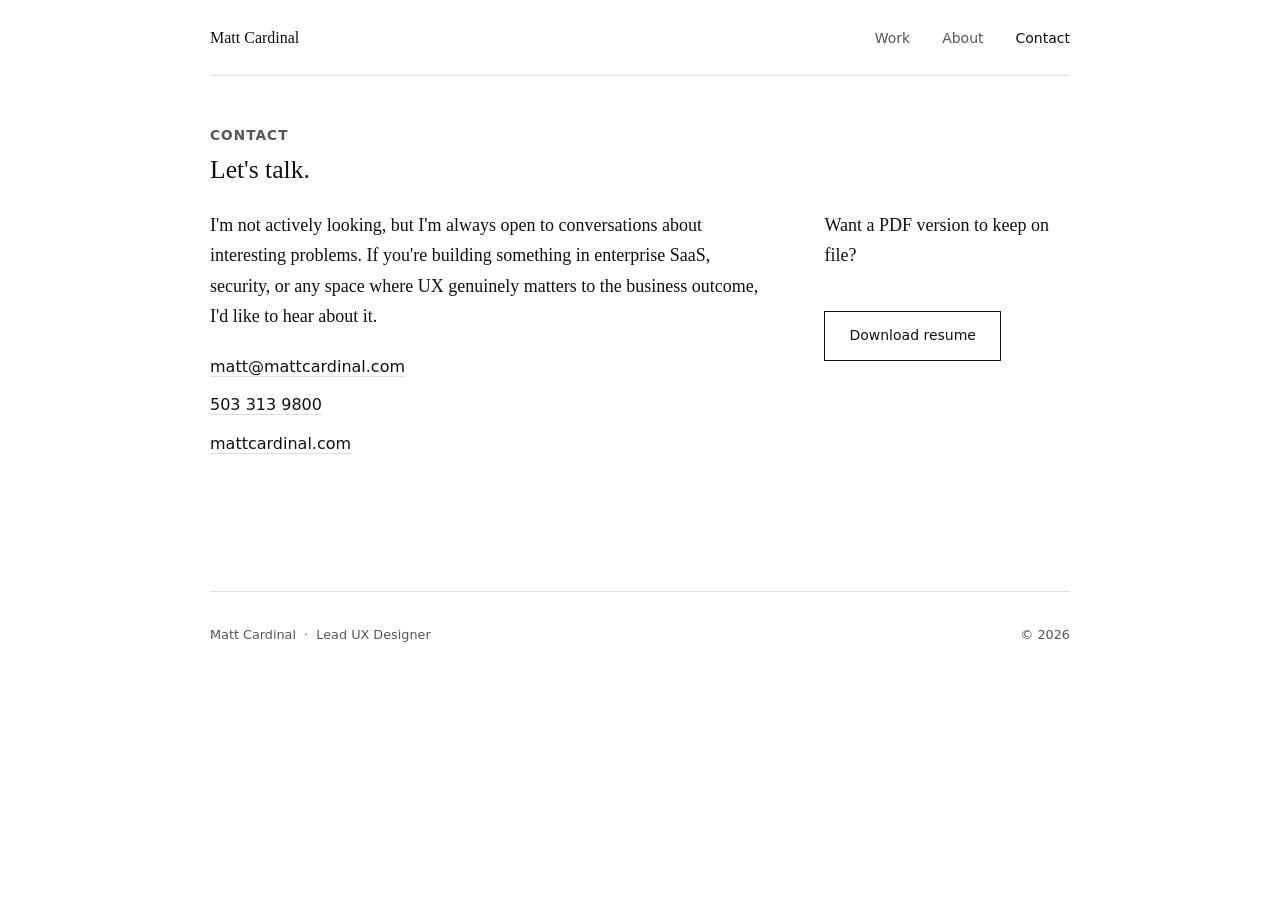
<file: portfolio/contact.html>
<!DOCTYPE html>
<html lang="en">
<head>
  <meta charset="UTF-8">
  <meta name="viewport" content="width=device-width, initial-scale=1.0">
  <title>Contact — Matt Cardinal</title>
  <link rel="stylesheet" href="css/style.css">
</head>
<body>

  <div id="nav-placeholder"></div>

  <div class="container">

    <section style="border-top: none; padding-top: 3rem;">
      <h4>Contact</h4>
      <h2>Let's talk.</h2>
      <div class="contact-body">
        <div>
          <p>
            I'm not actively looking, but I'm always open to conversations about
            interesting problems. If you're building something in enterprise SaaS,
            security, or any space where UX genuinely matters to the business outcome,
            I'd like to hear about it.
          </p>
          <ul class="contact-links">
            <li><a href="mailto:matt@mattcardinal.com">matt@mattcardinal.com</a></li>
            <li><a href="tel:5033139800">503 313 9800</a></li>
            <li><a href="http://www.mattcardinal.com" target="_blank">mattcardinal.com</a></li>
          </ul>
        </div>
        <div>
          <p>Want a PDF version to keep on file?</p>
          <a href="#" class="resume-cta">Download resume</a>
        </div>
      </div>
    </section>

  </div>

  <div id="footer-placeholder"></div>
  <script src="includes/site.js"></script>
</body>
</html>
</file>
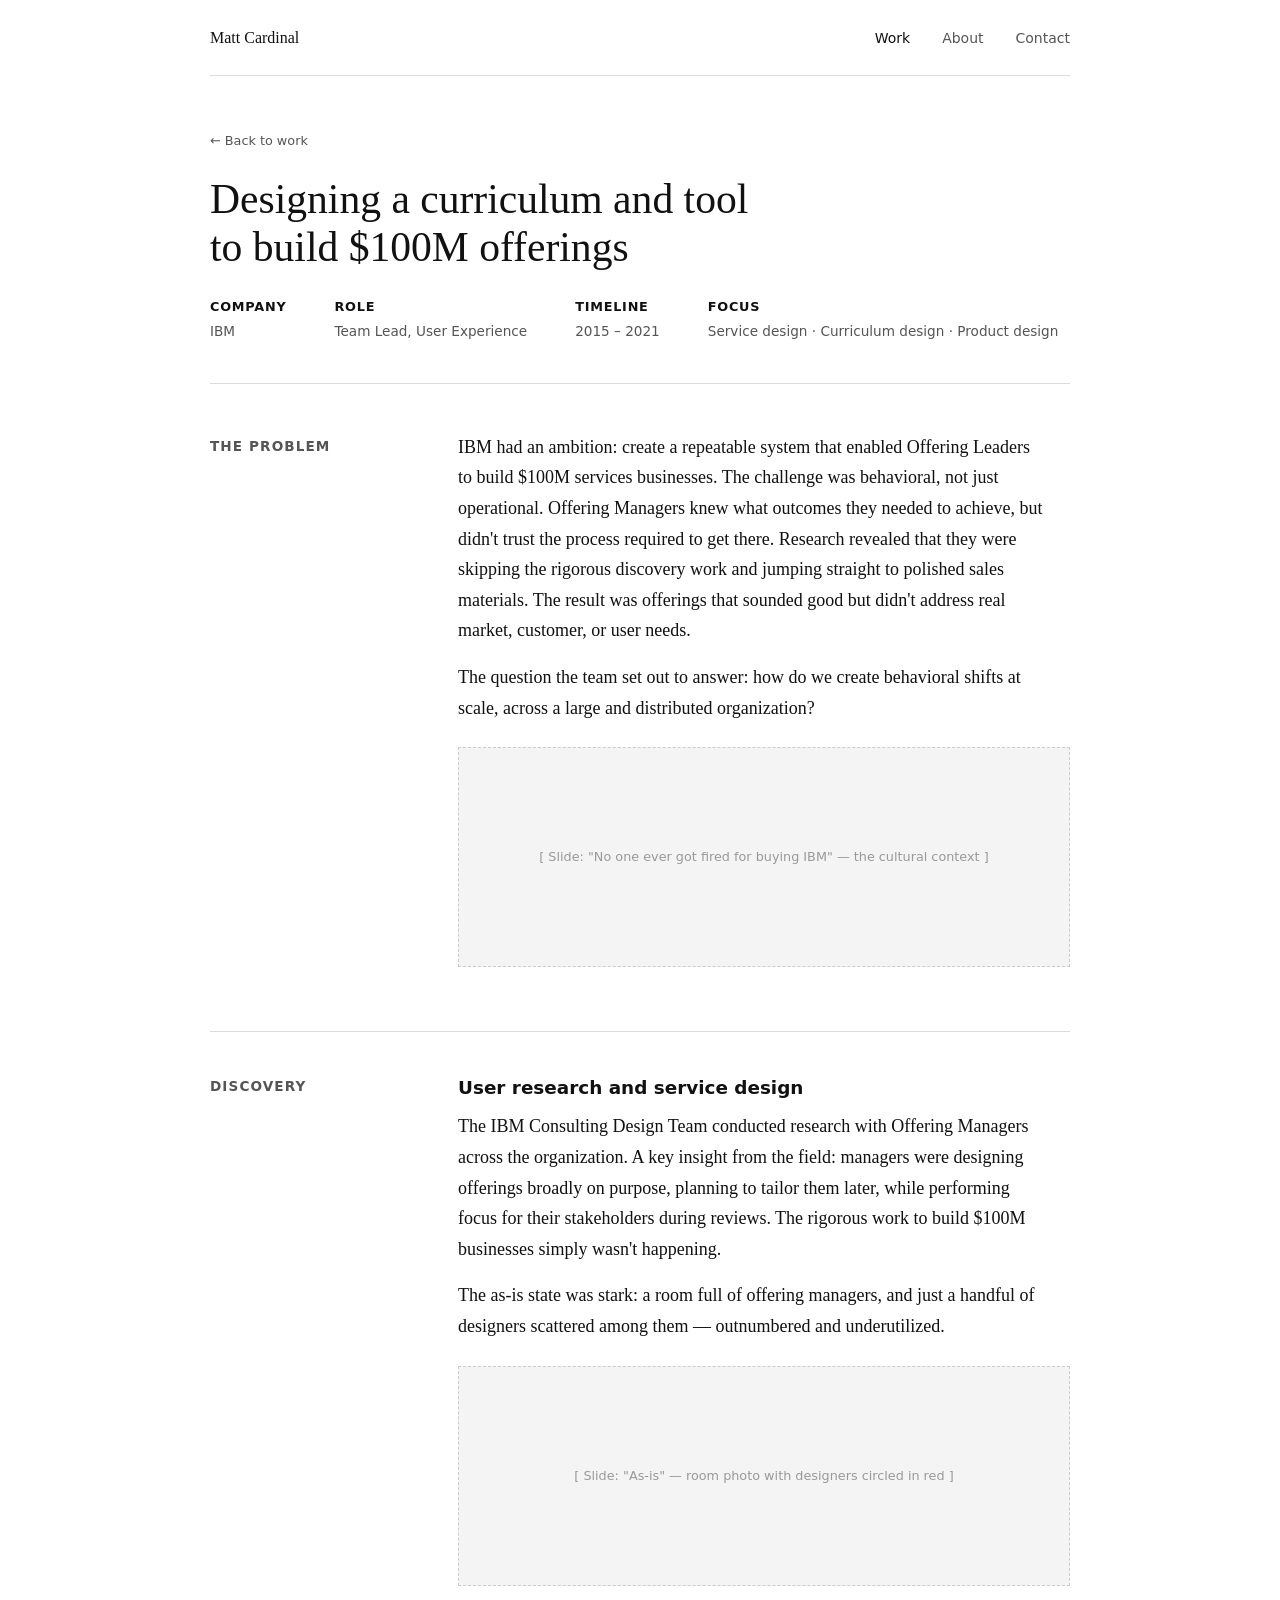
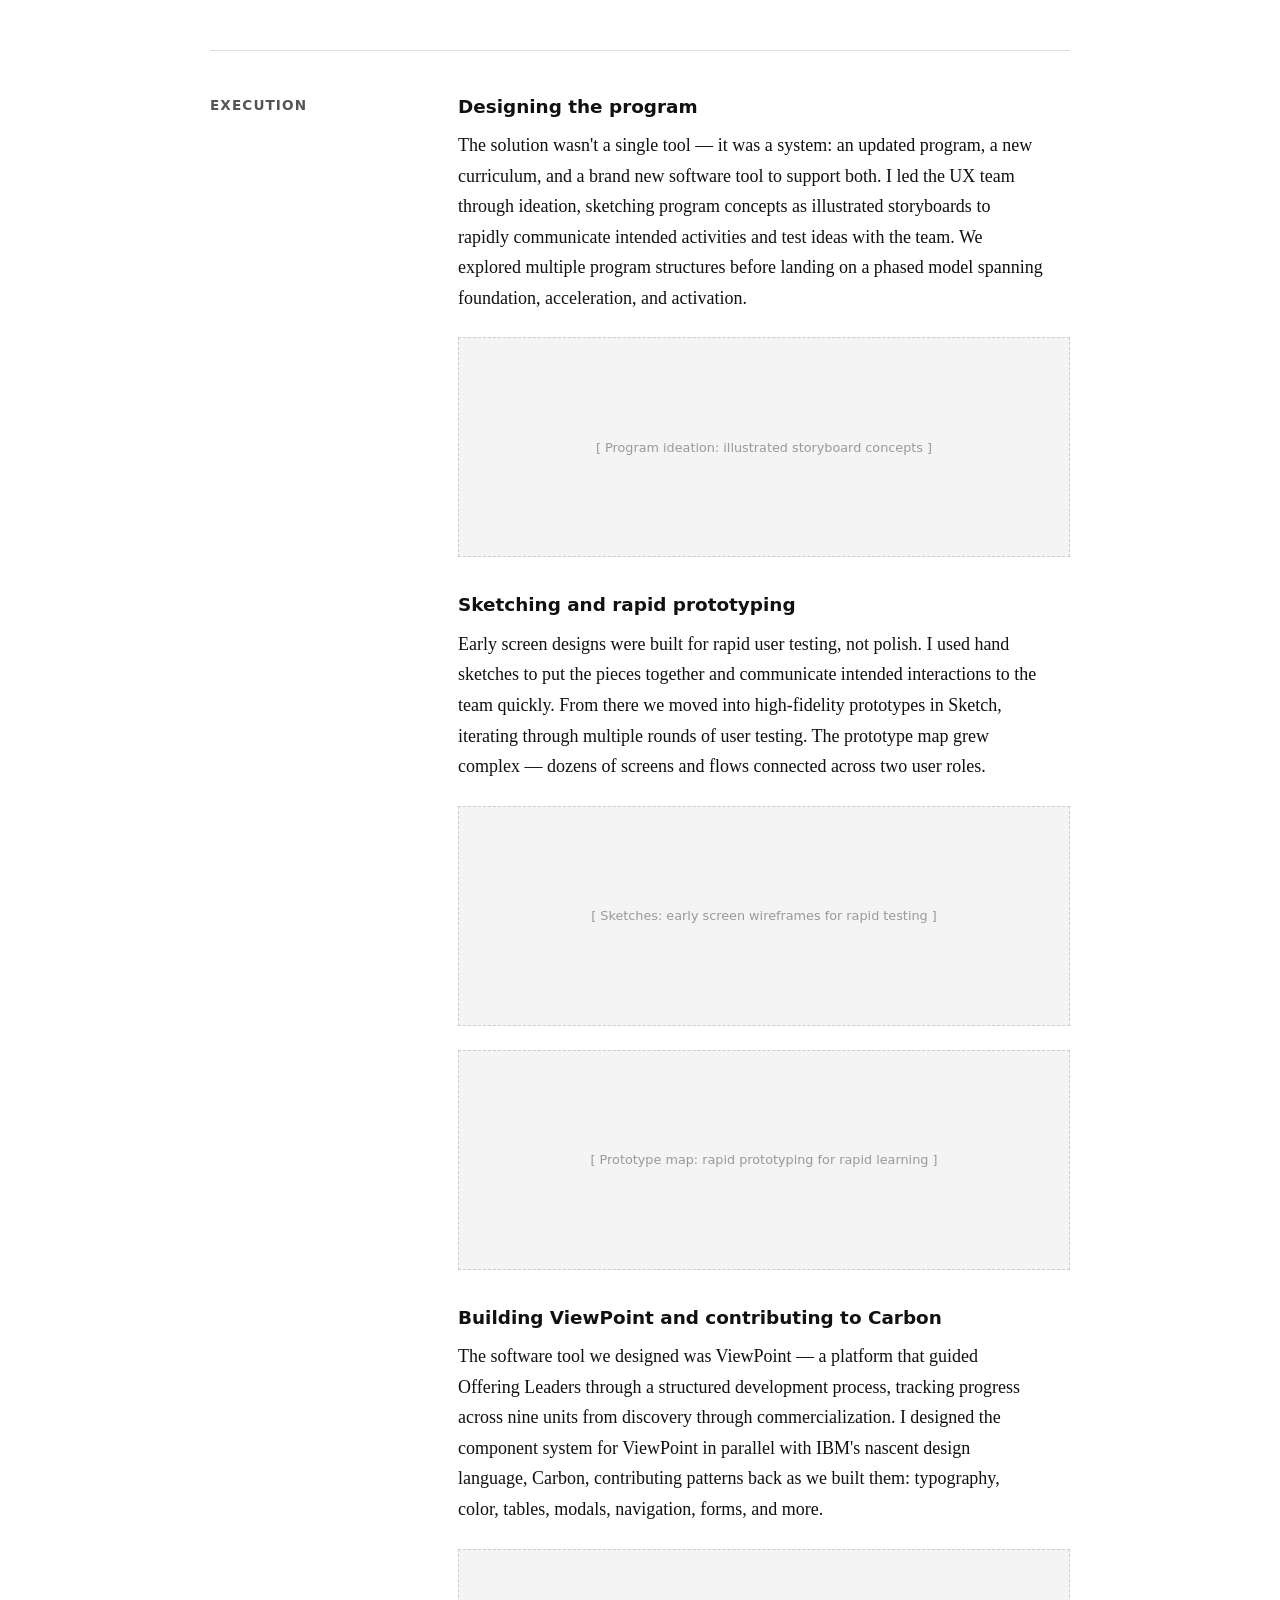
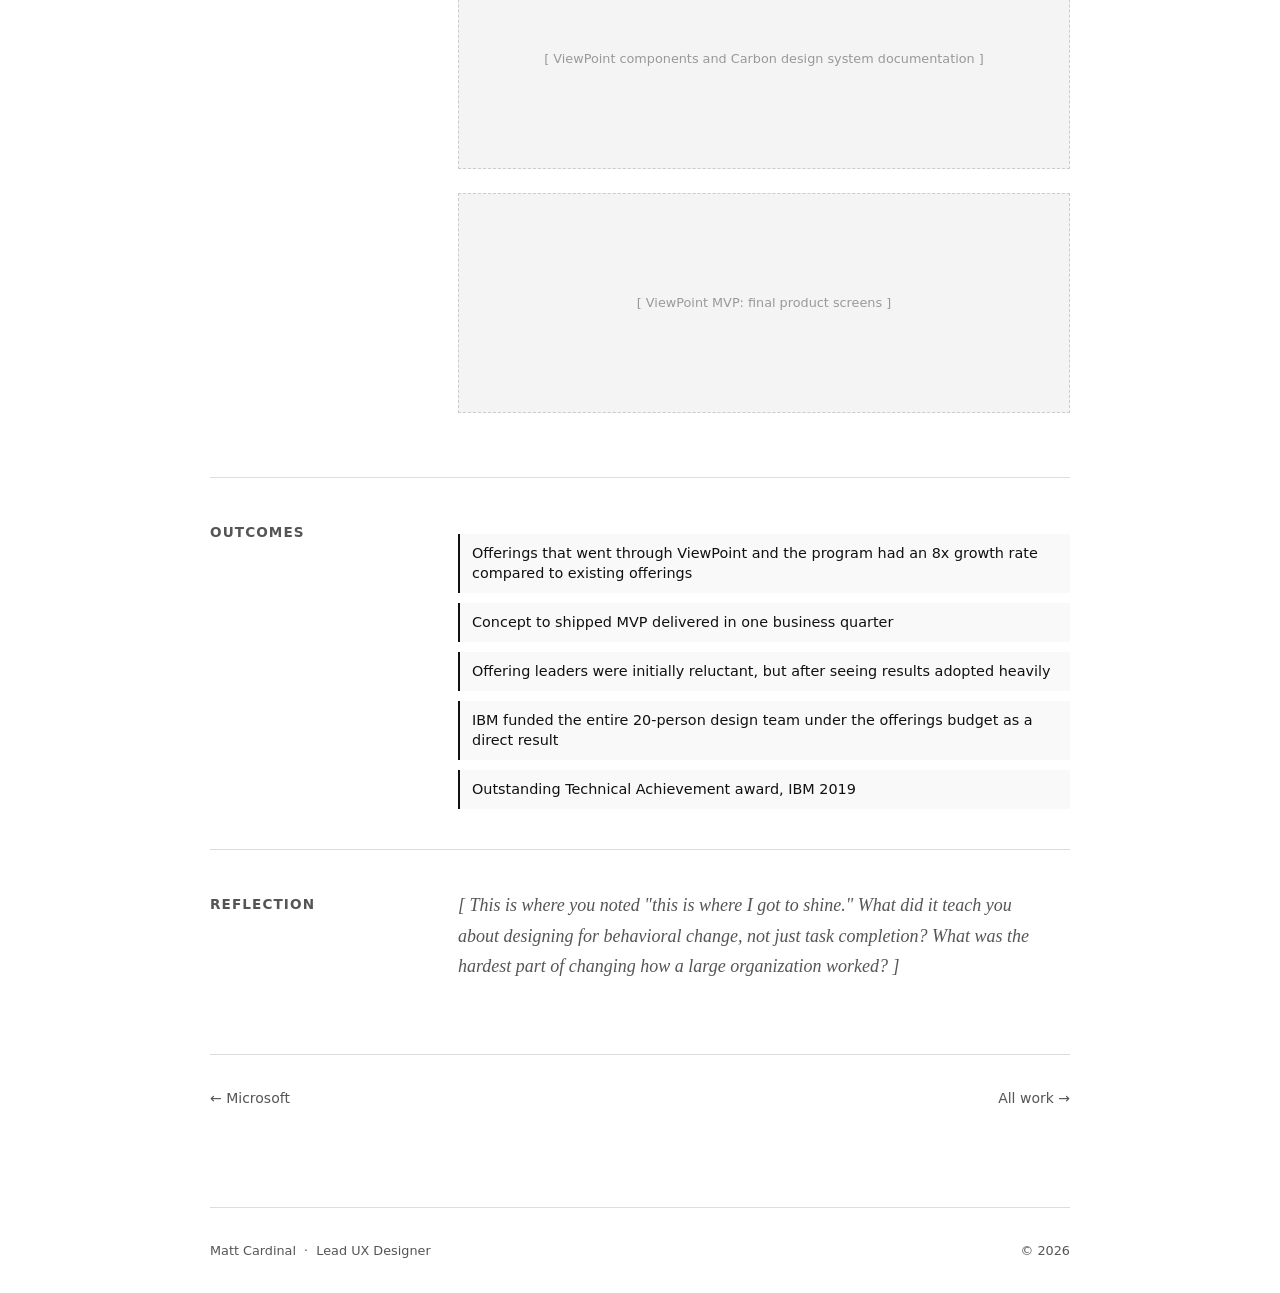
<file: portfolio/cs-ibm.html>
<!DOCTYPE html>
<html lang="en">
<head>
  <meta charset="UTF-8">
  <meta name="viewport" content="width=device-width, initial-scale=1.0">
  <title>IBM ViewPoint — Matt Cardinal</title>
  <link rel="stylesheet" href="css/style.css">
</head>
<body>

  <div id="nav-placeholder"></div>

  <div class="container">

    <div class="cs-header">
      <a class="back" href="work.html">← Back to work</a>
      <h1>Designing a curriculum and tool<br>to build $100M offerings</h1>
      <div class="cs-meta-row">
        <span><strong>Company</strong>IBM</span>
        <span><strong>Role</strong>Team Lead, User Experience</span>
        <span><strong>Timeline</strong>2015 – 2021</span>
        <span><strong>Focus</strong>Service design · Curriculum design · Product design</span>
      </div>
    </div>

    <div class="cs-body">

      <section>
        <div class="cs-section-grid">
          <div class="cs-section-label"><h4>The problem</h4></div>
          <div>
            <p>
              IBM had an ambition: create a repeatable system that enabled Offering Leaders
              to build $100M services businesses. The challenge was behavioral, not just
              operational. Offering Managers knew what outcomes they needed to achieve, but
              didn't trust the process required to get there. Research revealed that they
              were skipping the rigorous discovery work and jumping straight to polished
              sales materials. The result was offerings that sounded good but didn't address
              real market, customer, or user needs.
            </p>
            <p>
              The question the team set out to answer: how do we create behavioral shifts at
              scale, across a large and distributed organization?
            </p>
            <div class="img-placeholder" style="height: 220px;">
              [ Slide: "No one ever got fired for buying IBM" — the cultural context ]
            </div>
          </div>
        </div>
      </section>

      <section>
        <div class="cs-section-grid">
          <div class="cs-section-label"><h4>Discovery</h4></div>
          <div>
            <h3>User research and service design</h3>
            <p>
              The IBM Consulting Design Team conducted research with Offering Managers across
              the organization. A key insight from the field: managers were designing offerings
              broadly on purpose, planning to tailor them later, while performing focus for
              their stakeholders during reviews. The rigorous work to build $100M businesses
              simply wasn't happening.
            </p>
            <p>
              The as-is state was stark: a room full of offering managers, and just a handful
              of designers scattered among them — outnumbered and underutilized.
            </p>
            <div class="img-placeholder" style="height: 220px;">
              [ Slide: "As-is" — room photo with designers circled in red ]
            </div>
          </div>
        </div>
      </section>

      <section>
        <div class="cs-section-grid">
          <div class="cs-section-label"><h4>Execution</h4></div>
          <div>
            <h3>Designing the program</h3>
            <p>
              The solution wasn't a single tool — it was a system: an updated program, a new
              curriculum, and a brand new software tool to support both. I led the UX team
              through ideation, sketching program concepts as illustrated storyboards to
              rapidly communicate intended activities and test ideas with the team. We
              explored multiple program structures before landing on a phased model spanning
              foundation, acceleration, and activation.
            </p>
            <div class="img-placeholder" style="height: 220px;">
              [ Program ideation: illustrated storyboard concepts ]
            </div>

            <h3 style="margin-top: 2rem;">Sketching and rapid prototyping</h3>
            <p>
              Early screen designs were built for rapid user testing, not polish. I used
              hand sketches to put the pieces together and communicate intended interactions
              to the team quickly. From there we moved into high-fidelity prototypes in
              Sketch, iterating through multiple rounds of user testing. The prototype map
              grew complex — dozens of screens and flows connected across two user roles.
            </p>
            <div class="img-placeholder" style="height: 220px;">
              [ Sketches: early screen wireframes for rapid testing ]
            </div>
            <div class="img-placeholder" style="height: 220px;">
              [ Prototype map: rapid prototyping for rapid learning ]
            </div>

            <h3 style="margin-top: 2rem;">Building ViewPoint and contributing to Carbon</h3>
            <p>
              The software tool we designed was ViewPoint — a platform that guided Offering
              Leaders through a structured development process, tracking progress across nine
              units from discovery through commercialization. I designed the component system
              for ViewPoint in parallel with IBM's nascent design language, Carbon, contributing
              patterns back as we built them: typography, color, tables, modals, navigation,
              forms, and more.
            </p>
            <div class="img-placeholder" style="height: 220px;">
              [ ViewPoint components and Carbon design system documentation ]
            </div>
            <div class="img-placeholder" style="height: 220px;">
              [ ViewPoint MVP: final product screens ]
            </div>
          </div>
        </div>
      </section>

      <section>
        <div class="cs-section-grid">
          <div class="cs-section-label"><h4>Outcomes</h4></div>
          <div>
            <ul class="outcome-list">
              <li>Offerings that went through ViewPoint and the program had an 8x growth rate compared to existing offerings</li>
              <li>Concept to shipped MVP delivered in one business quarter</li>
              <li>Offering leaders were initially reluctant, but after seeing results adopted heavily</li>
              <li>IBM funded the entire 20-person design team under the offerings budget as a direct result</li>
              <li>Outstanding Technical Achievement award, IBM 2019</li>
            </ul>
          </div>
        </div>
      </section>

      <section>
        <div class="cs-section-grid">
          <div class="cs-section-label"><h4>Reflection</h4></div>
          <div>
            <p style="color: var(--color-muted); font-style: italic;">
              [ This is where you noted "this is where I got to shine." What did it teach you
              about designing for behavioral change, not just task completion? What was the
              hardest part of changing how a large organization worked? ]
            </p>
          </div>
        </div>
      </section>

    </div>

    <div class="prev-next">
      <a href="cs-microsoft.html">← Microsoft</a>
      <a href="work.html">All work →</a>
    </div>

  </div>

  <div id="footer-placeholder"></div>
  <script src="includes/site.js"></script>
</body>
</html>
</file>
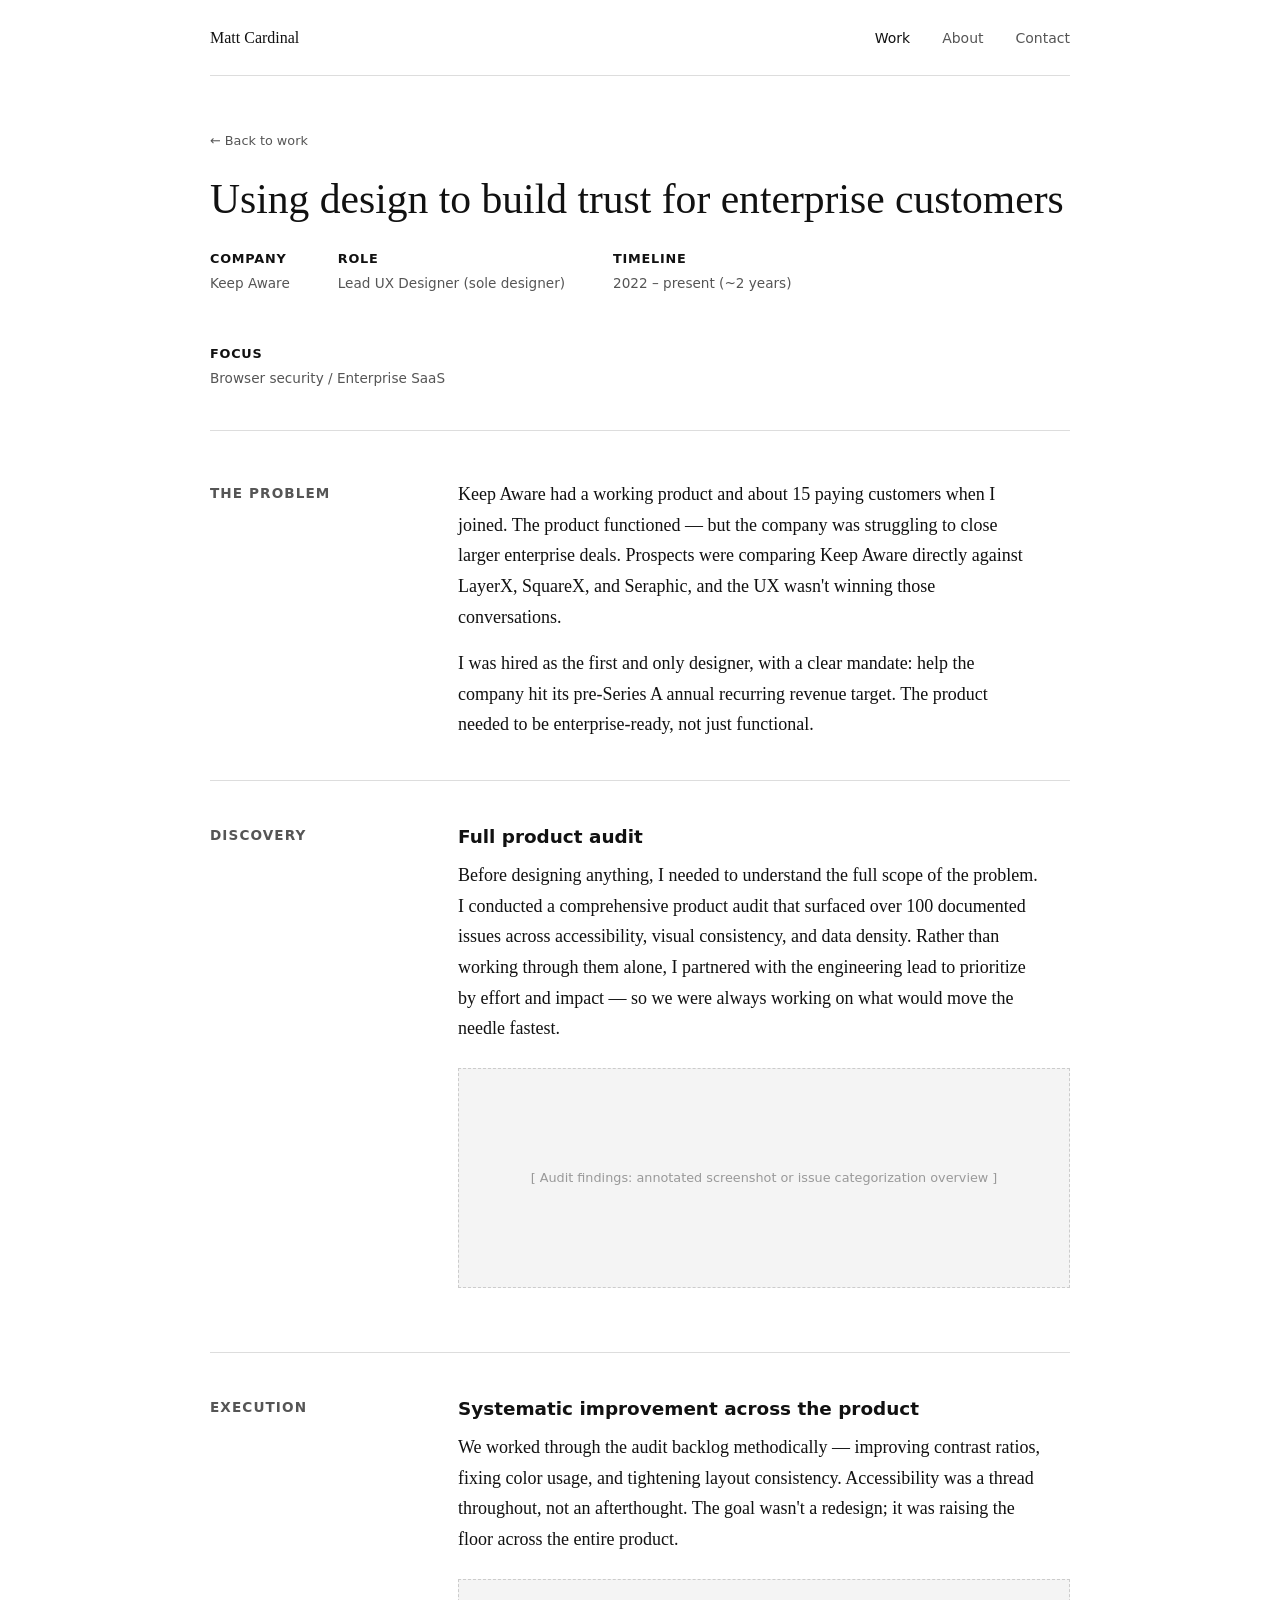
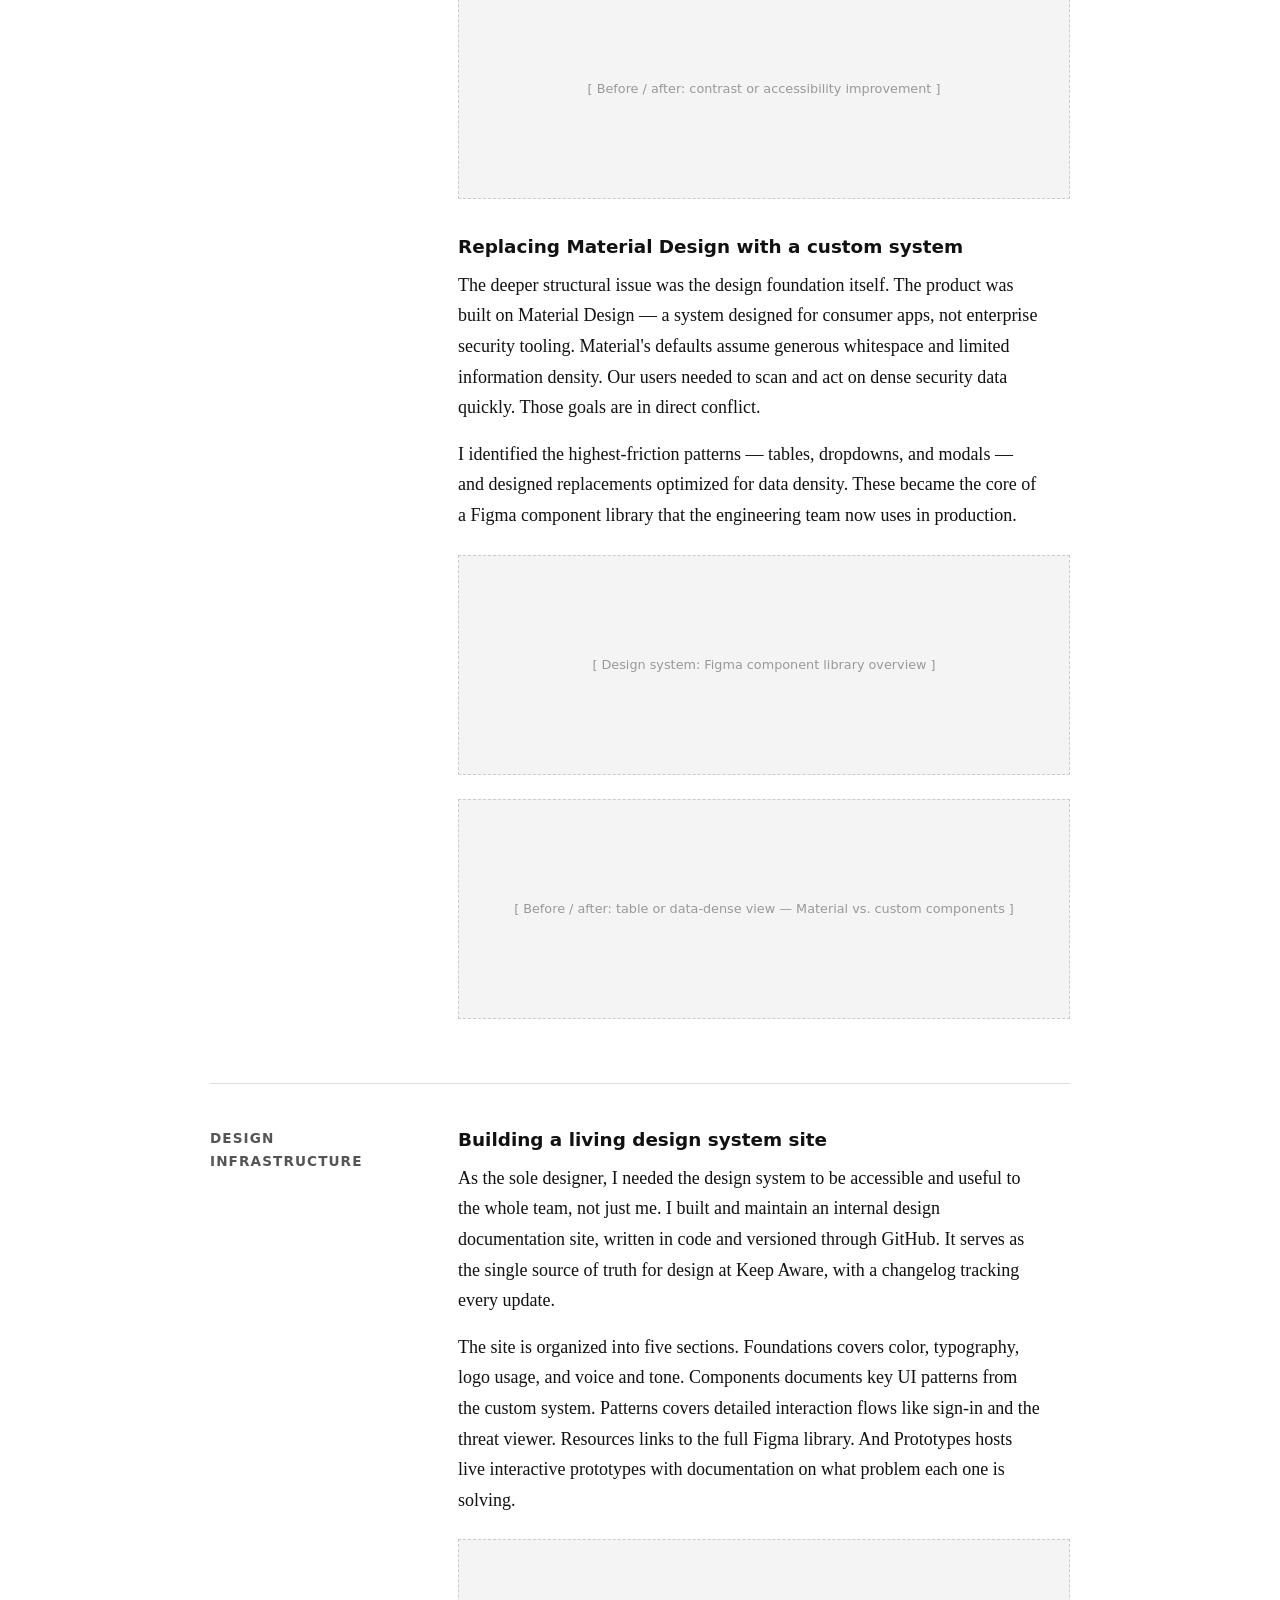
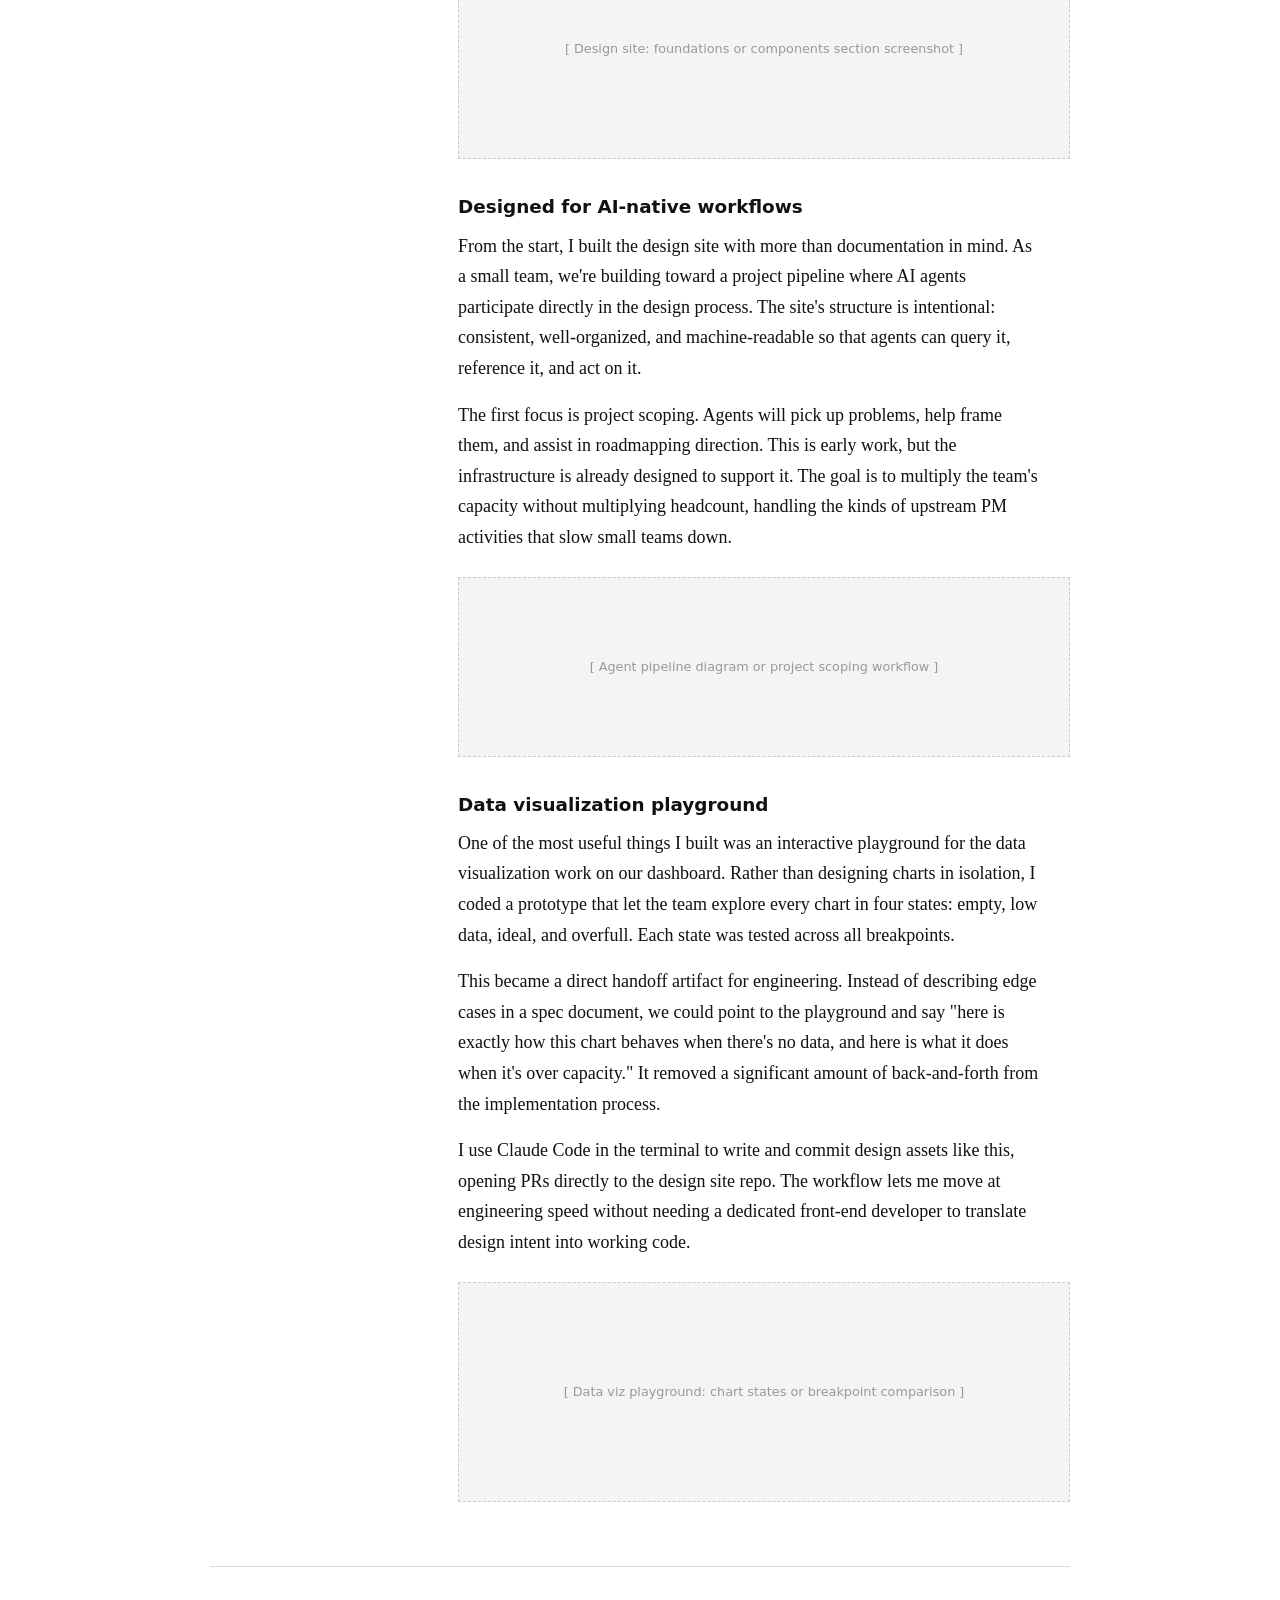
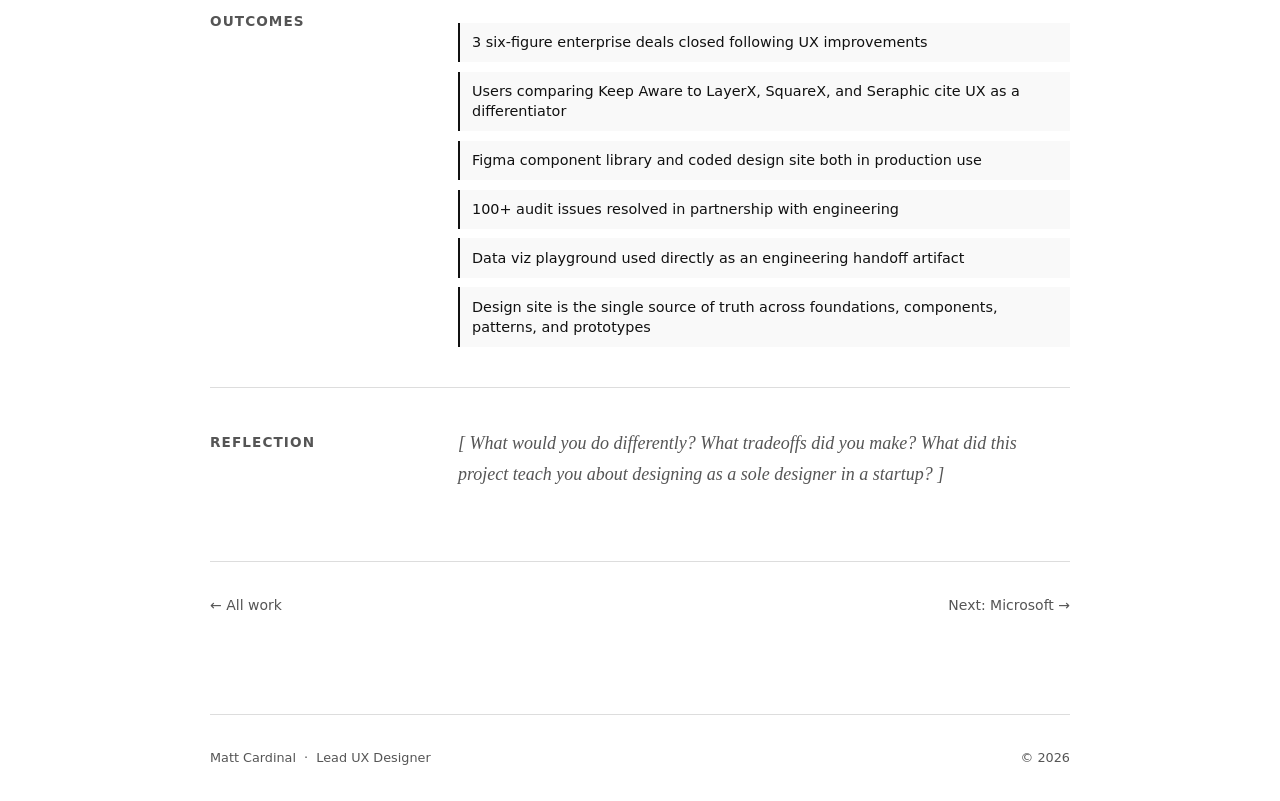
<file: portfolio/cs-keep-aware.html>
<!DOCTYPE html>
<html lang="en">
<head>
  <meta charset="UTF-8">
  <meta name="viewport" content="width=device-width, initial-scale=1.0">
  <title>Keep Aware — Matt Cardinal</title>
  <link rel="stylesheet" href="css/style.css">
</head>
<body>

  <div id="nav-placeholder"></div>

  <div class="container">

    <div class="cs-header">
      <a class="back" href="work.html">← Back to work</a>
      <h1>Using design to build trust for enterprise customers</h1>
      <div class="cs-meta-row">
        <span><strong>Company</strong>Keep Aware</span>
        <span><strong>Role</strong>Lead UX Designer (sole designer)</span>
        <span><strong>Timeline</strong>2022 – present (~2 years)</span>
        <span><strong>Focus</strong>Browser security / Enterprise SaaS</span>
      </div>
    </div>

    <div class="cs-body">

      <section>
        <div class="cs-section-grid">
          <div class="cs-section-label"><h4>The problem</h4></div>
          <div>
            <p>
              Keep Aware had a working product and about 15 paying customers when I joined.
              The product functioned — but the company was struggling to close larger enterprise
              deals. Prospects were comparing Keep Aware directly against LayerX, SquareX,
              and Seraphic, and the UX wasn't winning those conversations.
            </p>
            <p>
              I was hired as the first and only designer, with a clear mandate: help the
              company hit its pre-Series A annual recurring revenue target. The product needed to be enterprise-ready,
              not just functional.
            </p>
          </div>
        </div>
      </section>

      <section>
        <div class="cs-section-grid">
          <div class="cs-section-label"><h4>Discovery</h4></div>
          <div>
            <h3>Full product audit</h3>
            <p>
              Before designing anything, I needed to understand the full scope of the problem.
              I conducted a comprehensive product audit that surfaced over 100 documented issues
              across accessibility, visual consistency, and data density. Rather than working
              through them alone, I partnered with the engineering lead to prioritize by effort
              and impact — so we were always working on what would move the needle fastest.
            </p>
            <div class="img-placeholder" style="height: 220px;">
              [ Audit findings: annotated screenshot or issue categorization overview ]
            </div>
          </div>
        </div>
      </section>

      <section>
        <div class="cs-section-grid">
          <div class="cs-section-label"><h4>Execution</h4></div>
          <div>
            <h3>Systematic improvement across the product</h3>
            <p>
              We worked through the audit backlog methodically — improving contrast ratios,
              fixing color usage, and tightening layout consistency. Accessibility was a
              thread throughout, not an afterthought. The goal wasn't a redesign; it was
              raising the floor across the entire product.
            </p>
            <div class="img-placeholder" style="height: 220px;">
              [ Before / after: contrast or accessibility improvement ]
            </div>

            <h3 style="margin-top: 2rem;">Replacing Material Design with a custom system</h3>
            <p>
              The deeper structural issue was the design foundation itself. The product was
              built on Material Design — a system designed for consumer apps, not enterprise
              security tooling. Material's defaults assume generous whitespace and limited
              information density. Our users needed to scan and act on dense security data
              quickly. Those goals are in direct conflict.
            </p>
            <p>
              I identified the highest-friction patterns — tables, dropdowns, and modals —
              and designed replacements optimized for data density. These became the core of
              a Figma component library that the engineering team now uses in production.
            </p>
            <div class="img-placeholder" style="height: 220px;">
              [ Design system: Figma component library overview ]
            </div>
            <div class="img-placeholder" style="height: 220px;">
              [ Before / after: table or data-dense view — Material vs. custom components ]
            </div>
          </div>
        </div>
      </section>

      <section>
        <div class="cs-section-grid">
          <div class="cs-section-label"><h4>Design infrastructure</h4></div>
          <div>
            <h3>Building a living design system site</h3>
            <p>
              As the sole designer, I needed the design system to be accessible and useful to
              the whole team, not just me. I built and maintain an internal design documentation
              site, written in code and versioned through GitHub. It serves as the single source
              of truth for design at Keep Aware, with a changelog tracking every update.
            </p>
            <p>
              The site is organized into five sections. Foundations covers color, typography,
              logo usage, and voice and tone. Components documents key UI patterns from the
              custom system. Patterns covers detailed interaction flows like sign-in and the
              threat viewer. Resources links to the full Figma library. And Prototypes hosts
              live interactive prototypes with documentation on what problem each one is
              solving.
            </p>
            <div class="img-placeholder" style="height: 220px;">
              [ Design site: foundations or components section screenshot ]
            </div>

            <h3 style="margin-top: 2rem;">Designed for AI-native workflows</h3>
            <p>
              From the start, I built the design site with more than documentation in mind.
              As a small team, we're building toward a project pipeline where AI agents
              participate directly in the design process. The site's structure is intentional:
              consistent, well-organized, and machine-readable so that agents can query it,
              reference it, and act on it.
            </p>
            <p>
              The first focus is project scoping. Agents will pick up problems, help frame
              them, and assist in roadmapping direction. This is early work, but the
              infrastructure is already designed to support it. The goal is to multiply the
              team's capacity without multiplying headcount, handling the kinds of upstream PM
              activities that slow small teams down.
            </p>
            <div class="img-placeholder" style="height: 180px;">
              [ Agent pipeline diagram or project scoping workflow ]
            </div>

            <h3 style="margin-top: 2rem;">Data visualization playground</h3>
            <p>
              One of the most useful things I built was an interactive playground for the
              data visualization work on our dashboard. Rather than designing charts in
              isolation, I coded a prototype that let the team explore every chart in four
              states: empty, low data, ideal, and overfull. Each state was tested across
              all breakpoints.
            </p>
            <p>
              This became a direct handoff artifact for engineering. Instead of describing
              edge cases in a spec document, we could point to the playground and say
              "here is exactly how this chart behaves when there's no data, and here is
              what it does when it's over capacity." It removed a significant amount of
              back-and-forth from the implementation process.
            </p>
            <p>
              I use Claude Code in the terminal to write and commit design assets like this,
              opening PRs directly to the design site repo. The workflow lets me move at
              engineering speed without needing a dedicated front-end developer to translate
              design intent into working code.
            </p>
            <div class="img-placeholder" style="height: 220px;">
              [ Data viz playground: chart states or breakpoint comparison ]
            </div>
          </div>
        </div>
      </section>

      <section>
        <div class="cs-section-grid">
          <div class="cs-section-label"><h4>Outcomes</h4></div>
          <div>
            <ul class="outcome-list">
              <li>3 six-figure enterprise deals closed following UX improvements</li>
              <li>Users comparing Keep Aware to LayerX, SquareX, and Seraphic cite UX as a differentiator</li>
              <li>Figma component library and coded design site both in production use</li>
              <li>100+ audit issues resolved in partnership with engineering</li>
              <li>Data viz playground used directly as an engineering handoff artifact</li>
              <li>Design site is the single source of truth across foundations, components, patterns, and prototypes</li>
            </ul>
          </div>
        </div>
      </section>

      <section>
        <div class="cs-section-grid">
          <div class="cs-section-label"><h4>Reflection</h4></div>
          <div>
            <p style="color: var(--color-muted); font-style: italic;">
              [ What would you do differently? What tradeoffs did you make?
              What did this project teach you about designing as a sole designer in a startup? ]
            </p>
          </div>
        </div>
      </section>

    </div>

    <div class="prev-next">
      <a href="work.html">← All work</a>
      <a href="cs-microsoft.html">Next: Microsoft →</a>
    </div>

  </div>

  <div id="footer-placeholder"></div>
  <script src="includes/site.js"></script>
</body>
</html>
</file>
<file: css/style.css>
*, *::before, *::after { box-sizing: border-box; margin: 0; padding: 0; }

:root {
  --max: 860px;
  --gap: 2rem;
  --section-gap: 5rem;

  --bg: #171B21;
  --color-text: #e7eaee;
  --color-muted: #8a93a3;
  --color-rule: #2a2f38;
  --tint: #1e232b;
  --nav-bg: rgba(23, 27, 33, 0.82);

  --accent: #5b7fff;
  --accent-dark: #7d9aff;

  --block-navy: #101a3d;
  --block-navy-text: #eef2ff;
  --block-periwinkle: #c7d0fb;
  --block-ice: #dbe9fb;

  --font: 'Inter', system-ui, -apple-system, "Segoe UI", sans-serif;
  --font-ui: var(--font);
  --font-mono: ui-monospace, SFMono-Regular, "JetBrains Mono", Menlo, Consolas, monospace;
}

html { scroll-behavior: smooth; background: var(--bg); color-scheme: dark; }

body {
  font-family: var(--font);
  font-size: 18px;
  line-height: 1.65;
  color: var(--color-text);
  background: var(--bg);
  padding: 0 var(--gap);
  position: relative;
  transition: background-color 0.35s ease, color 0.35s ease;
}

body::before {
  content: "";
  position: fixed;
  top: 0; left: 0; right: 0;
  height: 3px;
  background: linear-gradient(90deg, var(--block-navy), var(--accent), var(--block-periwinkle));
  z-index: 200;
}

::selection { background: var(--accent); color: #fff; }

:focus-visible { outline: 2px solid var(--accent); outline-offset: 2px; }

.container { max-width: var(--max); margin: 0 auto; }

section { padding: var(--section-gap) 0; border-top: 1px solid var(--color-rule); }
section:first-of-type { border-top: none; }

/* Type */
h1 { font-size: clamp(2.5rem, 5.5vw, 4.25rem); line-height: 1.04; font-weight: 800; letter-spacing: -0.03em; margin-bottom: 1rem; }
h2 { font-size: clamp(1.6rem, 3vw, 2.1rem); line-height: 1.2; font-weight: 700; letter-spacing: -0.015em; margin-bottom: 1.5rem; }
h3 { font-size: 1.15rem; font-family: var(--font-ui); font-weight: 650; margin-bottom: 0.5rem; }
h4 { font-size: 0.8rem; font-family: var(--font-mono); font-weight: 400; letter-spacing: 0.02em; color: var(--accent-dark); margin-bottom: 0.4rem; }
p { margin-bottom: 1rem; max-width: 65ch; }
p:last-child { margin-bottom: 0; }

.accent { color: var(--accent); }

/* Nav */
.site-nav {
  position: sticky;
  top: 0;
  z-index: 100;
  width: 100vw;
  margin-left: calc(50% - 50vw);
  margin-right: calc(50% - 50vw);
  background: var(--nav-bg);
  backdrop-filter: blur(10px);
  -webkit-backdrop-filter: blur(10px);
  border-bottom: 1px solid var(--color-rule);
  transition: transform 0.35s ease, box-shadow 0.35s ease, background-color 0.35s ease;
}
.site-nav.nav-hidden { transform: translateY(-100%); }
.site-nav.nav-scrolled { box-shadow: 0 8px 24px -20px rgba(16, 26, 61, 0.4); }
.nav-inner {
  display: flex;
  justify-content: space-between;
  align-items: center;
  padding: 1.25rem max(var(--gap), calc(50vw - var(--max) / 2));
  font-family: var(--font-mono);
  font-size: 0.8rem;
}
.nav-right { display: flex; align-items: center; gap: 1.75rem; }
.wordmark { font-family: var(--font); font-size: 1rem; font-weight: 700; letter-spacing: -0.01em; text-decoration: none; color: var(--color-text); }
.nav-inner ul { list-style: none; display: flex; gap: 2rem; align-items: baseline; }
.nav-inner a { text-decoration: none; color: var(--color-muted); transition: color 0.2s ease; }
.nav-inner a:hover, .nav-inner a.active { color: var(--color-text); }
.nav-inner a.active { color: var(--accent); }

/* Hero */
#hero-section { padding-top: 4rem; }
.hero-role {
  font-family: var(--font-mono);
  font-size: 0.8rem;
  font-weight: 300;
  letter-spacing: 0.02em;
  color: var(--accent-dark);
  margin-bottom: 1.25rem;
}
.hero-tagline { font-size: 1.15rem; color: var(--color-muted); max-width: 55ch; margin-top: 1.25rem; }
.hero-stats {
  display: flex;
  gap: 3rem;
  margin-top: 2.5rem;
  padding-top: 2rem;
  border-top: 1px solid var(--color-rule);
  font-family: var(--font-ui);
  flex-wrap: wrap;
}
.stat-item .stat-number {
  font-size: clamp(1.75rem, 3.5vw, 2.5rem);
  font-weight: 800;
  letter-spacing: -0.02em;
  display: block;
  color: var(--accent);
  font-variant-numeric: tabular-nums;
}

/* Odometer-style roll for the live-incrementing stat: only the digit
   cell(s) that actually changed get wrapped and animated; everything
   else in the number is left as plain static text. */
.stat-digit {
  position: relative;
  display: inline-block;
  overflow: hidden;
  vertical-align: bottom;
}
.stat-roll-current, .stat-roll-incoming {
  display: block;
  transition: transform 0.5s cubic-bezier(0.65, 0, 0.35, 1), opacity 0.5s ease;
}
.stat-roll-incoming {
  position: absolute;
  top: 0;
  left: 0;
  transform: translateY(100%);
  opacity: 0;
}
.stat-digit.is-rolling-active .stat-roll-current { transform: translateY(-100%); opacity: 0; }
.stat-digit.is-rolling-active .stat-roll-incoming { transform: translateY(0); opacity: 1; }

@media (prefers-reduced-motion: reduce) {
  .stat-roll-current, .stat-roll-incoming { transition: none; }
}
.stat-item .stat-label { font-size: 0.8rem; font-family: var(--font-mono); font-weight: 300; color: var(--accent-dark); letter-spacing: 0.02em; line-height: 1.4; }

/* Logo row */
.hero-logos {
  margin-top: 2rem;
  padding-top: 2rem;
  border-top: 1px solid var(--color-rule);
}
.logo-label {
  font-family: var(--font-mono);
  font-size: 0.75rem;
  font-weight: 300;
  letter-spacing: 0.02em;
  color: var(--accent-dark);
  margin-bottom: 1rem;
  display: block;
}
.logo-row {
  display: flex;
  align-items: center;
  gap: 2.5rem;
  flex-wrap: wrap;
}
.hero-logo {
  display: block;
  opacity: 0.6;
  filter: grayscale(1) invert(1);
  transition: filter 0.35s ease, opacity 0.35s ease;
}
.logo-placeholder {
  font-family: var(--font-ui);
  font-size: 0.8rem;
  color: #bbb;
  border: 1px dashed #ddd;
  padding: 0.5rem 1.25rem;
  border-radius: 4px;
}

/* Work index */
.work-index { display: flex; flex-direction: column; gap: 0; }
.work-index-item {
  display: grid;
  grid-template-columns: 160px 1fr auto;
  gap: 1.5rem;
  align-items: baseline;
  padding: 1.5rem 2rem 1.5rem 0;
  border-bottom: 1px solid var(--color-rule);
  cursor: pointer;
  text-decoration: none;
  color: var(--color-text);
  position: relative;
}
.work-index-item:first-child { border-top: 1px solid var(--color-rule); }
.work-index-item:hover .work-index-title { text-decoration: underline; text-decoration-color: var(--accent); }
.work-index-item:hover .work-index-company { color: var(--accent); }
.work-index-item::after {
  content: "→";
  position: absolute;
  right: 0;
  top: 50%;
  transform: translate(-8px, -50%);
  opacity: 0;
  color: var(--accent);
  font-family: var(--font-mono);
  transition: opacity 0.25s ease, transform 0.25s ease;
}
.work-index-item:hover::after { opacity: 1; transform: translate(0, -50%); }
.work-index-company { font-family: var(--font-mono); font-size: 0.8rem; font-weight: 300; color: var(--accent-dark); letter-spacing: 0.02em; transition: color 0.2s ease; }
.work-index-title { font-size: 1.1rem; font-weight: 600; }
.work-index-year { font-family: var(--font-mono); font-size: 0.8rem; color: var(--color-muted); white-space: nowrap; }
.work-index-desc { font-family: var(--font-ui); font-size: 0.875rem; color: var(--color-muted); margin-top: 0.25rem; grid-column: 2; }

/* Full-bleed color blocks */
.color-block {
  width: 100vw;
  margin-left: calc(50% - 50vw);
  margin-right: calc(50% - 50vw);
  padding: 4rem max(var(--gap), calc(50vw - var(--max) / 2));
}
.color-block--navy { background: var(--block-navy); color: var(--block-navy-text); }
.color-block--navy .color-block-inner .cs-meta-row { color: rgba(238, 242, 255, 0.65); }
.color-block--navy .back, .color-block--navy h4 { color: rgba(238, 242, 255, 0.65); }
.color-block--periwinkle { background: var(--block-periwinkle); color: var(--block-navy); }
.color-block--ice { background: var(--block-ice); color: var(--block-navy); }
.color-block-inner { max-width: var(--max); margin: 0 auto; }

/* Case study header (cover block) */
.cs-header { padding: 3.5rem 0 3rem; }
.cs-header .back { font-family: var(--font-mono); font-size: 0.8rem; color: var(--color-muted); text-decoration: none; display: inline-block; margin-bottom: 1.5rem; transition: color 0.2s ease; }
.cs-header .back:hover { color: var(--accent); }
.cs-meta-row { display: flex; gap: 3rem; margin-top: 1.5rem; font-family: var(--font-mono); font-size: 0.85rem; color: var(--color-muted); flex-wrap: wrap; }
.cs-meta-row span { display: flex; flex-direction: column; gap: 0.15rem; }
.cs-meta-row strong { color: var(--accent-dark); font-weight: 500; font-size: 0.75rem; letter-spacing: 0.02em; font-family: var(--font-mono); }

.cs-body { padding-top: 3rem; counter-reset: chapter; }
.cs-body section { border-top: 1px solid var(--color-rule); padding: 2.75rem 0; }
.cs-body section:first-child { border-top: none; padding-top: 0; }
.cs-body section { counter-increment: chapter; }

.cs-section-grid {
  display: grid;
  grid-template-columns: 200px 1fr;
  gap: 1.5rem 3rem;
}
.cs-section-label { padding-top: 0.2rem; }
.cs-section-label::before {
  content: counter(chapter, decimal-leading-zero);
  display: block;
  font-family: var(--font);
  font-weight: 800;
  font-size: 2.25rem;
  letter-spacing: -0.02em;
  color: var(--accent);
  margin-bottom: 0.4rem;
  line-height: 1;
}

.outcome-list { list-style: none; margin-top: 1rem; display: flex; flex-direction: column; gap: 0.6rem; }
.outcome-list li {
  font-family: var(--font-ui);
  font-size: 0.9rem;
  padding: 0.7rem 0.9rem;
  border-left: 2px solid var(--accent);
  background: var(--tint);
  line-height: 1.4;
  border-radius: 0 4px 4px 0;
  transition: background-color 0.35s ease;
}

.img-placeholder {
  background: var(--tint);
  border: 1px dashed var(--color-rule);
  border-radius: 6px;
  display: flex;
  align-items: center;
  justify-content: center;
  font-family: var(--font-mono);
  font-size: 0.8rem;
  color: var(--color-muted);
  margin: 1.5rem 0;
  transition: background-color 0.35s ease, border-color 0.35s ease;
}

/* About */
.about-grid { display: grid; grid-template-columns: 2fr 1fr; gap: 3rem; }
.about-detail h4 { margin-top: 1.75rem; margin-bottom: 0.5rem; }
.about-detail h4:first-child { margin-top: 0; }
.about-detail ul { list-style: none; font-family: var(--font-ui); font-size: 0.875rem; line-height: 1.9; color: var(--color-muted); }

/* Skills */
.skills-grid { display: grid; grid-template-columns: repeat(3, 1fr); gap: 2rem; }
.skill-group h4 { margin-bottom: 0.75rem; }
.skill-group ul { list-style: none; font-family: var(--font-ui); font-size: 0.9rem; line-height: 2; color: var(--color-muted); }

/* Contact */
.contact-body { display: flex; gap: 4rem; align-items: flex-start; }
.contact-links { list-style: none; font-family: var(--font-ui); font-size: 1rem; line-height: 2.4; }
.contact-links a { color: var(--color-text); text-decoration: none; border-bottom: 1px solid var(--color-rule); transition: border-color 0.2s ease, color 0.2s ease; }
.contact-links a:hover { border-color: var(--accent); color: var(--accent); }

/* Pill buttons */
.btn-pill {
  display: inline-flex;
  align-items: center;
  gap: 0.6rem;
  margin-top: 1.5rem;
  padding: 0.85rem 1.5rem;
  font-family: var(--font-mono);
  font-size: 0.85rem;
  border-radius: 999px;
  border: 1px solid var(--color-text);
  text-decoration: none;
  color: var(--color-text);
  background: transparent;
  transition: background 0.25s ease, color 0.25s ease, transform 0.2s ease;
}
.btn-pill::after { content: "→"; transition: transform 0.25s ease; }
.btn-pill:hover { background: var(--color-text); color: var(--bg); transform: translateY(-1px); }
.btn-pill:hover::after { transform: translateX(4px); }
.btn-pill--accent { border-color: var(--accent); color: var(--accent); }
.btn-pill--accent:hover { background: var(--accent); color: #fff; }
.btn-pill--light { border-color: rgba(238, 242, 255, 0.5); color: var(--block-navy-text); }
.btn-pill--light:hover { background: var(--block-navy-text); color: var(--block-navy); }

/* Footer */
footer {
  border-top: 1px solid var(--color-rule);
  padding: 2rem 0;
  margin-top: var(--section-gap);
  font-family: var(--font-mono);
  font-size: 0.8rem;
  color: var(--color-muted);
  display: flex;
  justify-content: space-between;
}

/* Prev/Next nav */
.prev-next {
  display: flex;
  justify-content: space-between;
  padding: 2rem 0;
  border-top: 1px solid var(--color-rule);
  margin-top: 2rem;
  font-family: var(--font-mono);
  font-size: 0.875rem;
}
.prev-next a { color: var(--color-muted); text-decoration: none; transition: color 0.2s ease; }
.prev-next a:hover { color: var(--accent); }

/* CTA section (full-bleed) */
.cta-block {
  text-align: left;
}
.cta-block h2 { color: inherit; margin-bottom: 0.75rem; }
.cta-block p { color: rgba(238, 242, 255, 0.75); font-size: 1.05rem; max-width: 45ch; }

/* Scroll reveal */
.reveal {
  opacity: 0;
  transform: translateY(18px);
  transition: opacity 0.7s ease, transform 0.7s ease;
}
.reveal.is-visible { opacity: 1; transform: none; }
.reveal--fast { transition-duration: 0.45s; transition-delay: 0s !important; }

@media (prefers-reduced-motion: reduce) {
  html { scroll-behavior: auto; }
  .reveal { opacity: 1; transform: none; transition: none; }
  .site-nav { transition: none; }
}

/* Responsive */
@media (max-width: 640px) {
  h1 { font-size: 2.1rem; }
  .about-grid, .skills-grid { grid-template-columns: 1fr; }
  .contact-body { flex-direction: column; }
  .work-index-item { grid-template-columns: 1fr; gap: 0.25rem; padding-right: 1.5rem; }
  .work-index-year { display: none; }
  .cs-section-grid { grid-template-columns: 1fr; }
  .cs-section-label::before { font-size: 1.75rem; }
  .nav-inner ul { gap: 1.25rem; }
}

/* ---- Portfolio review updates ---- */

/* 100vw full-bleed blocks include the scrollbar width; clip the overflow
   so the page doesn't scroll sideways */
html, body { overflow-x: clip; }

/* One-paragraph summary at the top of each case study */
.cs-tldr { font-size: 1.1rem; line-height: 1.55; max-width: 62ch; margin-top: 1.75rem; }

/* Jump-to index, generated by site.js from the section labels */
.cs-jump { font-family: var(--font-mono); font-size: 0.8rem; padding-top: 2rem; }
.cs-jump h4 { margin-bottom: 0.6rem; }
.cs-jump ol { list-style: none; display: flex; flex-wrap: wrap; gap: 0.4rem 1.5rem; padding: 0; margin: 0; }
.cs-jump a { color: var(--color-muted); text-decoration: none; transition: color 0.2s ease; }
.cs-jump a:hover { color: var(--accent); }
.cs-body section[id] { scroll-margin-top: 5rem; }

/* Work index rows without a published case study */
.work-index-item--pending { cursor: default; }
.work-index-item--pending::after { display: none; }
.work-index-item--pending:hover .work-index-title { text-decoration: none; }
.work-index-item--pending:hover .work-index-company { color: var(--accent-dark); }
.work-index-status { font-family: var(--font-mono); font-size: 0.75rem; color: var(--accent-dark); margin-top: 0.4rem; grid-column: 2; }
.work-index-status a { color: inherit; }
</file>
<file: portfolio/css/style.css>
*, *::before, *::after { box-sizing: border-box; margin: 0; padding: 0; }

:root {
  --max: 860px;
  --gap: 2rem;
  --section-gap: 4rem;
  --color-text: #111;
  --color-muted: #555;
  --color-rule: #ddd;
  --font: Georgia, 'Times New Roman', serif;
  --font-ui: system-ui, sans-serif;
}

body {
  font-family: var(--font);
  font-size: 18px;
  line-height: 1.7;
  color: var(--color-text);
  background: #fff;
  padding: 0 var(--gap);
}

.container { max-width: var(--max); margin: 0 auto; }

section { padding: var(--section-gap) 0; border-top: 1px solid var(--color-rule); }
section:first-of-type { border-top: none; }

/* Type */
h1 { font-size: 2.6rem; line-height: 1.15; font-weight: normal; margin-bottom: 1rem; }
h2 { font-size: 1.6rem; line-height: 1.25; font-weight: normal; margin-bottom: 1.5rem; }
h3 { font-size: 1.15rem; font-family: var(--font-ui); font-weight: 600; margin-bottom: 0.5rem; }
h4 { font-size: 0.85rem; font-family: var(--font-ui); font-weight: 600; text-transform: uppercase; letter-spacing: 0.08em; color: var(--color-muted); margin-bottom: 0.4rem; }
p { margin-bottom: 1rem; max-width: 65ch; }
p:last-child { margin-bottom: 0; }

/* Nav */
nav {
  display: flex;
  justify-content: space-between;
  align-items: baseline;
  padding: 1.5rem 0;
  font-family: var(--font-ui);
  font-size: 0.875rem;
  border-bottom: 1px solid var(--color-rule);
}
.wordmark { font-family: var(--font); font-size: 1rem; text-decoration: none; color: var(--color-text); }
nav ul { list-style: none; display: flex; gap: 2rem; }
nav a { text-decoration: none; color: var(--color-muted); }
nav a:hover, nav a.active { color: var(--color-text); }

/* Hero */
#hero-section { padding-top: 4rem; }
.hero-role {
  font-family: var(--font-ui);
  font-size: 0.85rem;
  text-transform: uppercase;
  letter-spacing: 0.1em;
  color: var(--color-muted);
  margin-bottom: 1.25rem;
}
.hero-tagline { font-size: 1.15rem; color: var(--color-muted); max-width: 55ch; margin-top: 1.25rem; }
.hero-stats {
  display: flex;
  gap: 3rem;
  margin-top: 2.5rem;
  padding-top: 2rem;
  border-top: 1px solid var(--color-rule);
  font-family: var(--font-ui);
  flex-wrap: wrap;
}
.stat-item .stat-number { font-size: 1.5rem; font-weight: 700; display: block; }
.stat-item .stat-label { font-size: 0.8rem; color: var(--color-muted); text-transform: uppercase; letter-spacing: 0.06em; line-height: 1.4; }

/* Logo row */
.hero-logos {
  margin-top: 2rem;
  padding-top: 2rem;
  border-top: 1px solid var(--color-rule);
}
.logo-label {
  font-family: var(--font-ui);
  font-size: 0.75rem;
  text-transform: uppercase;
  letter-spacing: 0.08em;
  color: var(--color-muted);
  margin-bottom: 1rem;
  display: block;
}
.logo-row {
  display: flex;
  align-items: center;
  gap: 2.5rem;
  flex-wrap: wrap;
}
.logo-placeholder {
  font-family: var(--font-ui);
  font-size: 0.8rem;
  color: #bbb;
  border: 1px dashed #ddd;
  padding: 0.5rem 1.25rem;
  border-radius: 4px;
}

/* Work index */
.work-index { display: flex; flex-direction: column; gap: 0; }
.work-index-item {
  display: grid;
  grid-template-columns: 160px 1fr auto;
  gap: 1.5rem;
  align-items: baseline;
  padding: 1.5rem 0;
  border-bottom: 1px solid var(--color-rule);
  cursor: pointer;
  text-decoration: none;
  color: var(--color-text);
}
.work-index-item:first-child { border-top: 1px solid var(--color-rule); }
.work-index-item:hover .work-index-title { text-decoration: underline; }
.work-index-company { font-family: var(--font-ui); font-size: 0.8rem; color: var(--color-muted); text-transform: uppercase; letter-spacing: 0.08em; }
.work-index-title { font-size: 1.1rem; font-weight: normal; }
.work-index-year { font-family: var(--font-ui); font-size: 0.8rem; color: var(--color-muted); white-space: nowrap; }
.work-index-desc { font-family: var(--font-ui); font-size: 0.875rem; color: var(--color-muted); margin-top: 0.25rem; grid-column: 2; }

/* Case study */
.cs-header { padding-top: 3rem; padding-bottom: 2.5rem; border-bottom: 1px solid var(--color-rule); }
.cs-header .back { font-family: var(--font-ui); font-size: 0.8rem; color: var(--color-muted); text-decoration: none; display: inline-block; margin-bottom: 1.5rem; }
.cs-header .back:hover { color: var(--color-text); }
.cs-meta-row { display: flex; gap: 3rem; margin-top: 1.5rem; font-family: var(--font-ui); font-size: 0.85rem; color: var(--color-muted); flex-wrap: wrap; }
.cs-meta-row span { display: flex; flex-direction: column; gap: 0.15rem; }
.cs-meta-row strong { color: var(--color-text); font-weight: 600; font-size: 0.8rem; text-transform: uppercase; letter-spacing: 0.06em; }

.cs-body { padding-top: 3rem; }
.cs-body section { border-top: 1px solid var(--color-rule); padding: 2.5rem 0; }
.cs-body section:first-child { border-top: none; padding-top: 0; }

.cs-section-grid {
  display: grid;
  grid-template-columns: 200px 1fr;
  gap: 1.5rem 3rem;
}
.cs-section-label { padding-top: 0.2rem; }

.outcome-list { list-style: none; margin-top: 1rem; display: flex; flex-direction: column; gap: 0.6rem; }
.outcome-list li {
  font-family: var(--font-ui);
  font-size: 0.9rem;
  padding: 0.6rem 0.75rem;
  border-left: 2px solid var(--color-text);
  background: #f9f9f9;
  line-height: 1.4;
}

.img-placeholder {
  background: #f4f4f4;
  border: 1px dashed #ccc;
  display: flex;
  align-items: center;
  justify-content: center;
  font-family: var(--font-ui);
  font-size: 0.8rem;
  color: #999;
  margin: 1.5rem 0;
}

/* About */
.about-grid { display: grid; grid-template-columns: 2fr 1fr; gap: 3rem; }
.about-detail h4 { margin-top: 1.75rem; margin-bottom: 0.5rem; }
.about-detail h4:first-child { margin-top: 0; }
.about-detail ul { list-style: none; font-family: var(--font-ui); font-size: 0.875rem; line-height: 1.9; color: var(--color-muted); }

/* Skills */
.skills-grid { display: grid; grid-template-columns: repeat(3, 1fr); gap: 2rem; }
.skill-group h4 { margin-bottom: 0.75rem; }
.skill-group ul { list-style: none; font-family: var(--font-ui); font-size: 0.9rem; line-height: 2; color: var(--color-muted); }

/* Contact */
.contact-body { display: flex; gap: 4rem; align-items: flex-start; }
.contact-links { list-style: none; font-family: var(--font-ui); font-size: 1rem; line-height: 2.4; }
.contact-links a { color: var(--color-text); text-decoration: none; border-bottom: 1px solid var(--color-rule); }
.contact-links a:hover { border-color: var(--color-text); }
.resume-cta {
  display: inline-block;
  margin-top: 1.5rem;
  padding: 0.75rem 1.5rem;
  font-family: var(--font-ui);
  font-size: 0.875rem;
  border: 1px solid var(--color-text);
  text-decoration: none;
  color: var(--color-text);
}
.resume-cta:hover { background: var(--color-text); color: #fff; }

/* Footer */
footer {
  border-top: 1px solid var(--color-rule);
  padding: 2rem 0;
  margin-top: var(--section-gap);
  font-family: var(--font-ui);
  font-size: 0.8rem;
  color: var(--color-muted);
  display: flex;
  justify-content: space-between;
}

/* Prev/Next nav */
.prev-next {
  display: flex;
  justify-content: space-between;
  padding: 2rem 0;
  border-top: 1px solid var(--color-rule);
  margin-top: 2rem;
  font-family: var(--font-ui);
  font-size: 0.875rem;
}
.prev-next a { color: var(--color-muted); text-decoration: none; }
.prev-next a:hover { color: var(--color-text); }

/* Responsive */
@media (max-width: 640px) {
  h1 { font-size: 1.8rem; }
  .about-grid, .skills-grid { grid-template-columns: 1fr; }
  .contact-body { flex-direction: column; }
  .work-index-item { grid-template-columns: 1fr; gap: 0.25rem; }
  .work-index-year { display: none; }
  .cs-section-grid { grid-template-columns: 1fr; }
}
</file>
